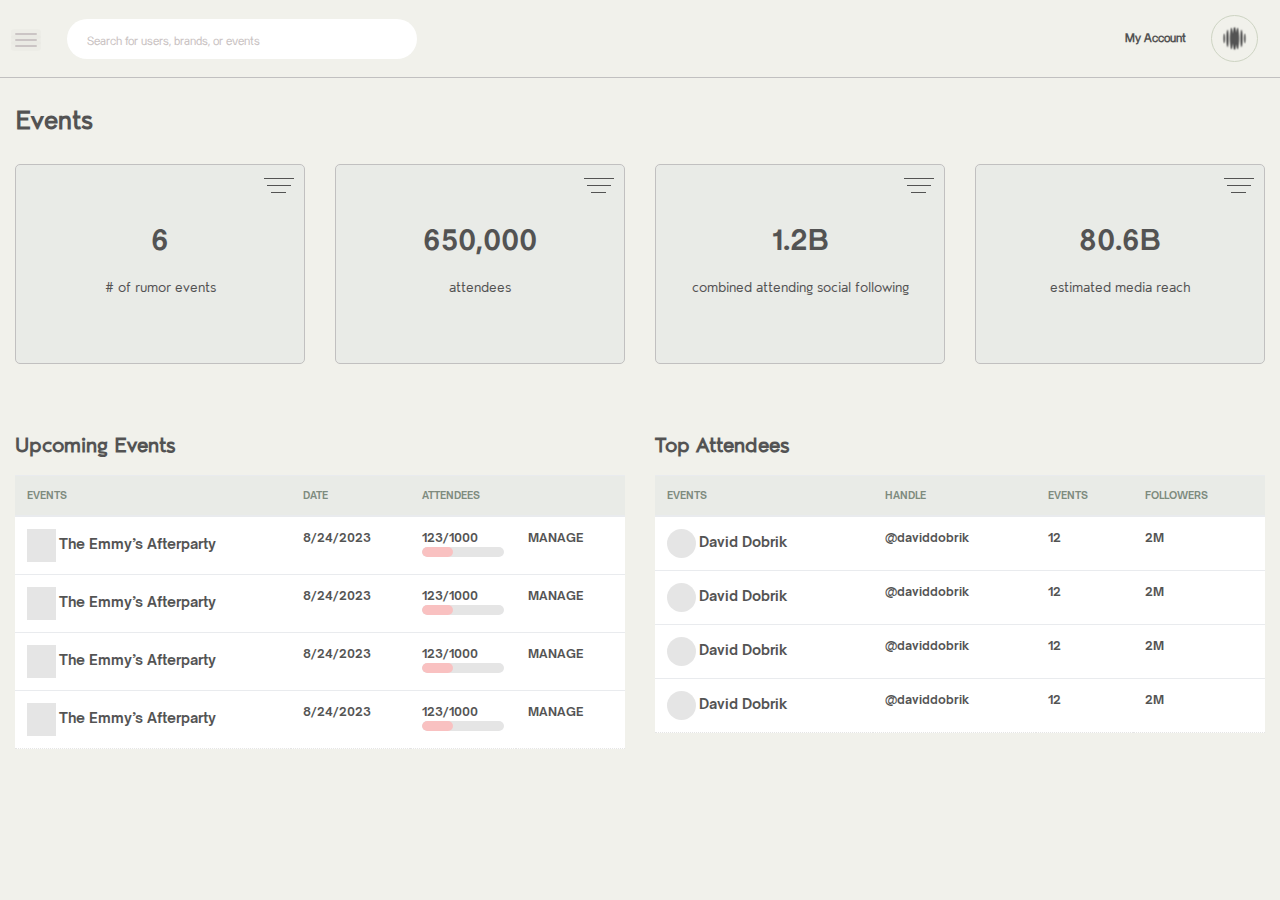
<file: index.html>
<!DOCTYPE html>
<html class="no-js" lang="en">
  <head>
    <meta charset="utf-8" />
    <meta http-equiv="x-ua-compatible" content="ie=edge" />
    <title>srtdash - ICO Dashboard</title>
    <meta name="viewport" content="width=device-width, initial-scale=1" />
    <link
      rel="shortcut icon"
      type="image/png"
      href="assets/images/icon/favicon.ico"
    />
    <link rel="stylesheet" href="assets/css/bootstrap.min.css" />
    <link rel="stylesheet" href="assets/css/font-awesome.min.css" />
    <link rel="stylesheet" href="assets/css/default-css.css" />
    <link rel="stylesheet" href="assets/css/styles.css" />
    <link rel="stylesheet" href="assets/css/responsive.css" />
    <link rel="stylesheet" href="dashboard_common.css" />
  </head>

  <body>
    <!--[if lt IE 8]>
      <p class="browserupgrade">
        You are using an <strong>outdated</strong> browser. Please
        <a href="http://browsehappy.com/">upgrade your browser</a> to improve
        your experience.
      </p>
    <![endif]-->
    <!-- preloader area start -->
    <div id="preloader">
      <div class="loader"></div>
    </div>
    <!-- preloader area end -->
    <!-- page container area start -->
    <div class="page-container">
      <!-- sidebar menu area start -->
      <div class="sidebar-menu">
        <div class="sidebar-header">
          <div class="logo">
            <a href="index.html"
              ><img src="assets/images/Vector (1).svg" alt="logo"
            /></a>
          </div>
        </div>
        <div class="main-menu">
          <div class="menu-inner">
            <nav>
              <ul class="metismenu" id="menu">
                <li class="active">
                  <a href="javascript:void(0)" aria-expanded="true">
                    <img src="assets/images/dashboard-icon.svg" />
                    <span>Dashboard</span>
                  </a>
                </li>
                <li>
                  <a href="javascript:void(0)" aria-expanded="true">
                    <img src="assets/images/event-icon.svg" />
                    <span>Events</span>
                  </a>
                </li>
                <li>
                  <a href="javascript:void(0)" aria-expanded="true">
                    <img src="assets/images/member-icon.svg" />
                    <span>Members</span>
                  </a>
                </li>
                <li>
                  <a href="javascript:void(0)" aria-expanded="true">
                    <img src="assets/images/chat-icon.svg" />
                    <span>Chat</span>
                  </a>
                </li>
                <li>
                  <a href="javascript:void(0)" aria-expanded="true">
                    <img src="assets/images/team-icon.svg" />
                    <span>Team</span>
                  </a>
                </li>
                <li>
                  <a href="javascript:void(0)" aria-expanded="true">
                    <img src="assets/images/setting-icon.svg" />
                    <span>Setting</span>
                  </a>
                </li>
              </ul>
            </nav>
          </div>
        </div>
      </div>
      <!-- sidebar menu area end -->
      <!-- main content area start -->
      <div class="main-content">
        <!-- header area start -->
        <div class="header-area">
          <div class="row align-items-center">
            <!-- nav and search button -->
            <div class="col-md-6 col-sm-8">
              <div class="nav-btn pull-left">
                <span></span>
                <span></span>
                <span></span>
              </div>
              <div class="search-box pull-left">
                <form action="#">
                  <input
                    type="text"
                    name="search"
                    placeholder="Search for users, brands, or events"
                    required
                  />
                  <i class="ti-search"></i>
                </form>
              </div>
            </div>
            <!-- profile info & task notification -->
            <div class="col-md-6 col-sm-4">
              <div class="navbar-right-part-outer-container">
                <div class="navbar-right-part">
                  <div class="dropdown">
                    <button
                      class=""
                      type="button"
                      id="dropdownMenuButton"
                      data-toggle="dropdown"
                      aria-haspopup="true"
                      aria-expanded="false"
                    >
                      My Account
                      <img src="assets/images/logo-icon.svg" alt="" />
                    </button>
                    <div
                      class="dropdown-menu"
                      aria-labelledby="dropdownMenuButton"
                    >
                      <a class="dropdown-item" href="#">Action</a>
                      <a class="dropdown-item" href="#">Another action</a>
                      <a class="dropdown-item" href="#">Something else here</a>
                    </div>
                  </div>
                </div>
              </div>
            </div>
          </div>
        </div>
        <!-- header area end -->

        <div class="main-content-inner">
          <div class="Events">
            <h1>Events</h1>
          </div>
          <!-- sales report area start -->
          <div class="sales-report-area mt-5 mb-5">
            <div class="dashboard-row-container">
              <div class="row">
                <div class="col-md-3">
                  <div style="width: 100%" class="box-no-one">
                    <div class="box-no-one-svg">
                        <div class="dropdown">
                            <button
                              class=""
                              type="button"
                              id="dropdownMenuButton"
                              data-toggle="dropdown"
                              aria-haspopup="true"
                              aria-expanded="false"
                            >
                            <svg
                            class="dropbtn"
                            xmlns="http://www.w3.org/2000/svg"
                            width="30"
                            height="15"
                            viewBox="0 0 30 15"
                            fill="none"
                          >
                            <line y1="0.5" x2="30" y2="0.5" stroke="black" />
                            <line
                              x1="3"
                              y1="7.5"
                              x2="27"
                              y2="7.5"
                              stroke="black"
                            />
                            <line
                              x1="7"
                              y1="14.5"
                              x2="22"
                              y2="14.5"
                              stroke="black"
                            />
                          </svg>
                            </button>
                            <div
                              class="dropdown-menu"
                              aria-labelledby="dropdownMenuButton"
                            >
                              <a class="dropdown-item" href="#">Action</a>
                              <a class="dropdown-item" href="#">Another action</a>
                              <a class="dropdown-item" href="#">Something else here</a>
                            </div>
                          </div>
                    </div>
                    <div class="box-no-one-number"><strong>6</strong></div>
                    <div class="box-no-one-p">
                      <p># of rumor events</p>
                    </div>
                  </div>
                </div>

                <div class="col-md-3">
                  <div style="width: 100%" class="box-no-one">
                    <div class="box-no-one-svg">
                        <div class="dropdown">
                            <button
                              class=""
                              type="button"
                              id="dropdownMenuButton"
                              data-toggle="dropdown"
                              aria-haspopup="true"
                              aria-expanded="false"
                            >
                            <svg
                            class="dropbtn"
                            xmlns="http://www.w3.org/2000/svg"
                            width="30"
                            height="15"
                            viewBox="0 0 30 15"
                            fill="none"
                          >
                            <line y1="0.5" x2="30" y2="0.5" stroke="black" />
                            <line
                              x1="3"
                              y1="7.5"
                              x2="27"
                              y2="7.5"
                              stroke="black"
                            />
                            <line
                              x1="7"
                              y1="14.5"
                              x2="22"
                              y2="14.5"
                              stroke="black"
                            />
                          </svg>
                            </button>
                            <div
                              class="dropdown-menu"
                              aria-labelledby="dropdownMenuButton"
                            >
                              <a class="dropdown-item" href="#">Action</a>
                              <a class="dropdown-item" href="#">Another action</a>
                              <a class="dropdown-item" href="#">Something else here</a>
                            </div>
                          </div>
                    </div>
                    <div class="box-no-one-number">
                      <strong>650,000</strong>
                    </div>
                    <div class="box-no-one-p">
                      <p>attendees</p>
                    </div>
                  </div>
                </div>

                <div class="col-md-3">
                  <div style="width: 100%" class="box-no-one">
                    <div class="box-no-one-svg">
                        <div class="dropdown">
                            <button
                              class=""
                              type="button"
                              id="dropdownMenuButton"
                              data-toggle="dropdown"
                              aria-haspopup="true"
                              aria-expanded="false"
                            >
                            <svg
                            class="dropbtn"
                            xmlns="http://www.w3.org/2000/svg"
                            width="30"
                            height="15"
                            viewBox="0 0 30 15"
                            fill="none"
                          >
                            <line y1="0.5" x2="30" y2="0.5" stroke="black" />
                            <line
                              x1="3"
                              y1="7.5"
                              x2="27"
                              y2="7.5"
                              stroke="black"
                            />
                            <line
                              x1="7"
                              y1="14.5"
                              x2="22"
                              y2="14.5"
                              stroke="black"
                            />
                          </svg>
                            </button>
                            <div
                              class="dropdown-menu"
                              aria-labelledby="dropdownMenuButton"
                            >
                              <a class="dropdown-item" href="#">Action</a>
                              <a class="dropdown-item" href="#">Another action</a>
                              <a class="dropdown-item" href="#">Something else here</a>
                            </div>
                          </div>
                    </div>
                    <div class="box-no-one-number"><strong>1.2B</strong></div>
                    <div class="box-no-one-p">
                      <p>combined attending social following</p>
                    </div>
                  </div>
                </div>

                <div class="col-md-3">
                  <div style="width: 100%" class="box-no-one">
                    <div class="box-no-one-svg">
                        <div class="dropdown">
                            <button
                              class=""
                              type="button"
                              id="dropdownMenuButton"
                              data-toggle="dropdown"
                              aria-haspopup="true"
                              aria-expanded="false"
                            >
                            <svg
                            class="dropbtn"
                            xmlns="http://www.w3.org/2000/svg"
                            width="30"
                            height="15"
                            viewBox="0 0 30 15"
                            fill="none"
                          >
                            <line y1="0.5" x2="30" y2="0.5" stroke="black" />
                            <line
                              x1="3"
                              y1="7.5"
                              x2="27"
                              y2="7.5"
                              stroke="black"
                            />
                            <line
                              x1="7"
                              y1="14.5"
                              x2="22"
                              y2="14.5"
                              stroke="black"
                            />
                          </svg>
                            </button>
                            <div
                              class="dropdown-menu"
                              aria-labelledby="dropdownMenuButton"
                            >
                              <a class="dropdown-item" href="#">Action</a>
                              <a class="dropdown-item" href="#">Another action</a>
                              <a class="dropdown-item" href="#">Something else here</a>
                            </div>
                          </div>
                    </div>
                    <div class="box-no-one-number"><strong>80.6B</strong></div>
                    <div class="box-no-one-p">
                      <p>estimated media reach</p>
                    </div>
                  </div>
                </div>
              </div>
            </div>
          </div>

          <div class="table-container">
            <div class="row">
              <div class="col-md-6">
                <div style="width: 100%" class="table-no-one">
                  <table class="table">
                    <caption>
                      Upcoming Events
                    </caption>
                    <thead>
                      <tr class="table-head-row">
                        <th>EVENTS</th>
                        <th>DATE</th>
                        <th>ATTENDEES</th>
                        <th class="ds-none">for bg color</th>
                      </tr>
                    </thead>
                    <tbody>
                      <tr>
                            <td>
                                <img src="assets/images/Rectangle 65.svg" alt="">
                                <span class="table-img-name">The Emmy’s Afterparty</span>
                            </td>
                            <td>8/24/2023</td>
                            <td>
                                <span>123/1000</span>
                                <div class="loading-power">
                                    <div class="loading-power_back-div">
                                    <div
                                    class="progress-section"
                                    data-aos="fade-left"
                                    data-aos-once="true">
                                        <div class="task-progress">
                                        <progress
                                        class="progress progress1"
                                        max="800"
                                        value="300">
                                        </progress>
                                    </div>
                                  </div>
                                </div>
                              </div>
                            </td>
                        <td>MANAGE</td>
                      </tr>
                      <tr>
                        <td>
                            <img src="assets/images/Rectangle 65.svg" alt="">
                            <span class="table-img-name">The Emmy’s Afterparty</span>
                        </td>
                        <td>8/24/2023</td>
                        <td>
                            <span>123/1000</span>
                            <div class="loading-power">
                                <div class="loading-power_back-div">
                                  <div
                                    class="progress-section"
                                    data-aos="fade-left"
                                    data-aos-once="true"
                                  >
                                    <div class="task-progress">
                                      <progress
                                        class="progress progress1"
                                        max="800"
                                        value="300"
                                      ></progress>
                                    </div>
                                  </div>
                                </div>
                              </div>
                        </td>
                        <td>MANAGE</td>
                      </tr>
                      <tr>
                        <td>
                            <img src="assets/images/Rectangle 65.svg" alt="">
                            <span class="table-img-name">The Emmy’s Afterparty</span>
                        </td>
                        <td>8/24/2023</td>
                        <td>
                            <span>123/1000</span>
                            <div class="loading-power">
                                <div class="loading-power_back-div">
                                  <div
                                    class="progress-section"
                                    data-aos="fade-left"
                                    data-aos-once="true"
                                  >
                                    <div class="task-progress">
                                      <progress
                                        class="progress progress1"
                                        max="800"
                                        value="300"
                                      ></progress>
                                    </div>
                                  </div>
                                </div>
                              </div>
                        </td>
                        <td>MANAGE</td>
                      </tr>
                      <tr>
                        <td>
                            <img src="assets/images/Rectangle 65.svg" alt="">
                            <span class="table-img-name">The Emmy’s Afterparty</span>
                        </td>
                        <td>8/24/2023</td>
                        <td>
                            <span>123/1000</span>
                            <div class="loading-power">
                                <div class="loading-power_back-div">
                                <div
                                class="progress-section"
                                data-aos="fade-left"
                                data-aos-once="true">
                                    <div class="task-progress">
                                    <progress
                                    class="progress progress1"
                                    max="800"
                                    value="300">
                                    </progress>
                                </div>
                              </div>
                            </div>
                          </div>
                        </td>
                    <td>MANAGE</td>
                  </tr>
                      
                    </tbody>
                  </table>
                </div>
              </div>
              <div class="col-md-6">
                <div style="width: 100%" class="table-no-one">
                  <table class="table">
                    <caption>
                      Top Attendees
                    </caption>
                    <thead>
                      <tr class="table-head-row">
                        <th>EVENTS</th>
                        <th>HANDLE</th>
                        <th >EVENTS</th>
                        <th >FOLLOWERS</th>
                      </tr>
                    </thead>
                    <tbody>
                        <tr>
                            <td>
                                <img src="assets/images/circle.svg" />
                                <span class="table-img-name">David Dobrik</span>
                            </td>
                            <td>@daviddobrik</td>
                            <td>12</td>
                            <td>2M</td>
                        </tr>
                        <tr>
                            <td>
                                <img src="assets/images/circle.svg" />
                                <span class="table-img-name">David Dobrik</span>
                            </td>
                            <td>@daviddobrik</td>
                            <td>12</td>
                            <td>2M</td>
                        </tr>
                        <tr>
                            <td>
                                <img src="assets/images/circle.svg" />
                                <span class="table-img-name">David Dobrik</span>
                            </td>
                            <td>@daviddobrik</td>
                            <td>12</td>
                            <td>2M</td>
                      </tr>
                      <tr>
                        <td>
                            <img src="assets/images/circle.svg" />
                            <span class="table-img-name">David Dobrik</span>
                        </td>
                        <td>@daviddobrik</td>
                        <td>12</td>
                        <td>2M</td>
                     </tr>
                    </tbody>
                  </table>
                </div>
              </div>
            </div>
          </div>
        </div>
      </div>
    </div>
    <!-- offset area end -->
    <!-- jquery latest version -->
    <script src="assets/js/vendor/jquery-2.2.4.min.js"></script>
    <!-- bootstrap 4 js -->
    <script
      src="https://cdn.jsdelivr.net/npm/popper.js@1.12.9/dist/umd/popper.min.js"
      integrity="sha384-ApNbgh9B+Y1QKtv3Rn7W3mgPxhU9K/ScQsAP7hUibX39j7fakFPskvXusvfa0b4Q"
      crossorigin="anonymous"
    ></script>
    <script src="assets/js/bootstrap.min.js"></script>
    <script src="assets/js/metisMenu.min.js"></script>
    <script src="assets/js/jquery.slimscroll.min.js"></script>

    <script src="assets/js/scripts.js"></script>
  </body>
</html>
</file>
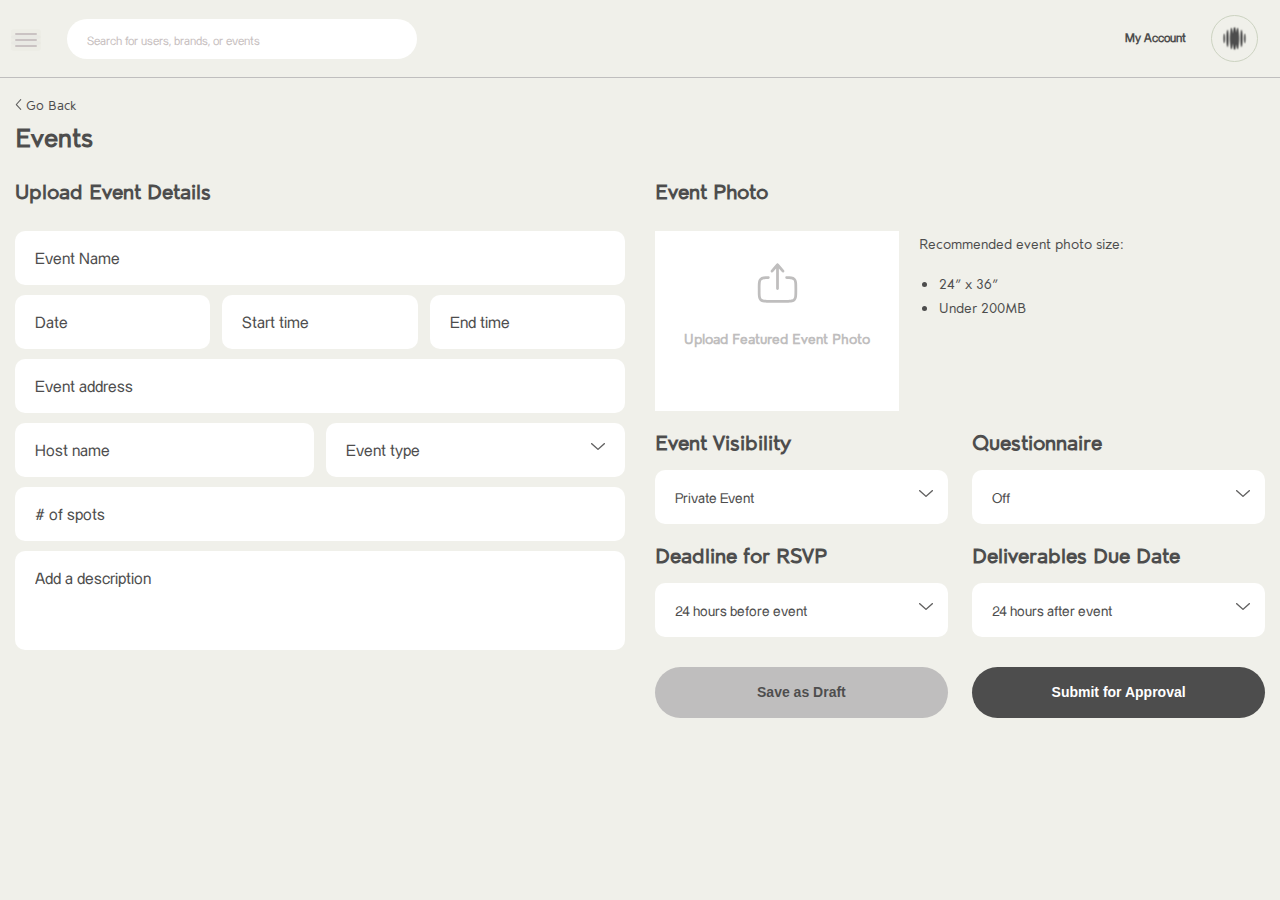
<file: creat-events-page-2.html>
<!doctype html>
<html class="no-js" lang="en">

<head>
    <meta charset="utf-8">
    <meta http-equiv="x-ua-compatible" content="ie=edge">
    <title>srtdash - ICO Dashboard</title>
    <meta name="viewport" content="width=device-width, initial-scale=1">
    <link rel="shortcut icon" type="image/png" href="assets/images/icon/favicon.ico">
    <link rel="stylesheet" href="assets/css/bootstrap.min.css">
    <link rel="stylesheet" href="assets/css/font-awesome.min.css">
    <link rel="stylesheet" href="assets/css/default-css.css">
    <link rel="stylesheet" href="assets/css/styles.css">
    <link rel="stylesheet" href="assets/css/responsive.css">
    <link rel="stylesheet" href="dashboard_common.css">
</head>

<body>
    <!--[if lt IE 8]>
            <p class="browserupgrade">You are using an <strong>outdated</strong> browser. Please <a href="http://browsehappy.com/">upgrade your browser</a> to improve your experience.</p>
        <![endif]-->
    <!-- preloader area start -->
    <div id="preloader">
        <div class="loader"></div>
    </div>
    <!-- preloader area end -->
    <!-- page container area start -->
    <div class="page-container">
        <!-- sidebar menu area start -->
        <div class="sidebar-menu">
            <div class="sidebar-header">
                <div class="logo">
                    <a href="index.html"><img src="assets/images/Vector (1).svg" alt="logo"></a>
                </div>
            </div>
            <div class="main-menu">
                <div class="menu-inner">
                    <nav>
                        <ul class="metismenu" id="menu">
                            <li class="active">
                                <a href="javascript:void(0)" aria-expanded="true">
                                    <img src="assets/images/dashboard-icon.svg">
                                    <span>Dashboard</span>
                                </a>

                            </li>
                            <li>
                                <a href="javascript:void(0)" aria-expanded="true">
                                    <img src="assets/images/event-icon.svg">
                                    <span>Events</span>
                                </a>
                             
                            </li>
                            <li>
                                <a href="javascript:void(0)" aria-expanded="true">
                                    <img src="assets/images/member-icon.svg">
                                    <span>Members</span>
                                </a>
                              
                            </li>
                            <li>
                                <a href="javascript:void(0)" aria-expanded="true">
                                    <img src="assets/images/chat-icon.svg">
                                    <span>Chat</span>
                                </a>
                               
                            </li>
                            <li>
                                <a href="javascript:void(0)" aria-expanded="true">
                                    <img src="assets/images/team-icon.svg">
                                    <span>Team</span>
                                </a>
                               
                            </li>
                            <li>
                                <a href="javascript:void(0)" aria-expanded="true">
                                    <img src="assets/images/setting-icon.svg">
                                    <span>Setting</span>
                                </a>
                              
                            </li>
                            
                        </ul>
                    </nav>
                </div>
            </div>
        </div>
        <!-- sidebar menu area end -->
        <!-- main content area start -->
        <div class="main-content">
            <!-- header area start -->
            <div class="header-area">
                <div class="row align-items-center">
                    <!-- nav and search button -->
                    <div  class="col-md-6 col-sm-8">
                        <div class="nav-btn pull-left">
                            <span></span>
                            <span></span>
                            <span></span>
                        </div>
                        <div class="search-box pull-left">
                            <form action="#">
                                
                                <input type="text" name="search" placeholder="Search for users, brands, or events" required>
                                <i class="ti-search"></i>
                            </form>
                        </div>
                    </div>
                    <!-- profile info & task notification -->
                    <div  class="col-md-6 col-sm-4 ">
                        <div class="navbar-right-part-outer-container">
                            <div class="navbar-right-part">             
                                <div class="dropdown">
                                    <button class="" type="button" id="dropdownMenuButton" data-toggle="dropdown" aria-haspopup="true" aria-expanded="false">
                                      My Account <img src="assets/images/logo-icon.svg" alt="">
                                    </button>
                                    <div class="dropdown-menu" aria-labelledby="dropdownMenuButton">
                                      <a class="dropdown-item" href="#">Action</a>
                                      <a class="dropdown-item" href="#">Another action</a>
                                      <a class="dropdown-item" href="#">Something else here</a>
                                    </div>
                                  </div>
                            </div>
                        </div>
                        
                    </div>
                </div>
            </div>
            <!-- header area end -->

            <div class="main-content-inner">
                <div class="Events">
                    <a href="creat_event_page_1.html"  class="go-back">
                        <svg style="padding-top: 3px;" xmlns="http://www.w3.org/2000/svg" width="7" height="14" viewBox="0 0 7 14" fill="none">
                        <path d="M6.81189 12.8196C6.87198 12.8864 6.91895 12.965 6.95013 13.0508C6.98132 13.1367 6.99609 13.2282 6.99362 13.32C6.99114 13.4119 6.97147 13.5023 6.93572 13.5862C6.89996 13.6701 6.84883 13.7457 6.78525 13.8088C6.72166 13.872 6.64686 13.9213 6.56511 13.954C6.48337 13.9868 6.39629 14.0023 6.30883 13.9997C6.22138 13.9971 6.13527 13.9765 6.05542 13.9389C5.97557 13.9013 5.90354 13.8476 5.84345 13.7809L0.182059 7.48455C0.0651435 7.35466 -5.95989e-07 7.18269 -6.11616e-07 7.00393C-6.27243e-07 6.82518 0.0651434 6.65321 0.182059 6.52331L5.84345 0.226309C5.90315 0.158056 5.97516 0.102941 6.0553 0.0641662C6.13544 0.0253917 6.22212 0.00373084 6.3103 0.000439704C6.39848 -0.00285048 6.48641 0.0122958 6.56897 0.0449982C6.65153 0.0777006 6.72708 0.127308 6.79124 0.190939C6.85539 0.25457 6.90687 0.330956 6.94268 0.41566C6.97849 0.500364 6.99792 0.591698 6.99984 0.684356C7.00176 0.777015 6.98614 0.86915 6.95387 0.955412C6.9216 1.04167 6.87334 1.12034 6.81189 1.18684L1.58209 7.00393L6.81189 12.8196Z" fill="#1D1C1C"/>
                      </svg>
                      Go Back
                    </a>
                    <h1 style="padding: 0;">Events</h1>
                </div>
                <div class="event-detail-and-photo-container ">
                    <div class="row">
                        <div class=" col-md-6">
                            <div class="upload-event-detail">
                                <h1 class="event-detail-and-photo-heading">Upload Event Details</h1>
                            <div class="input-no-1-div">
                                <input type="text" placeholder="Event Name">
                            </div>
                            <div class="input-no-2-div">
                                <input type="text" placeholder="Date" onfocus="this.type='date'" onblur="this.type='text'">
                                <input type="text" placeholder="Start time" onfocus="this.type='time'" onblur="this.type='text'">
                                <input type="text" placeholder="End time" onfocus="this.type='time'" onblur="this.type='text'">
                            </div>
                            <div class="input-no-3-div">
                                <input type="text" placeholder="Event address">
                            </div>
                            <div class="input-no-4-div">
                                <input style="width: 49%;" type="text" placeholder="Host name">
        
                                <div style="width: 49%;" class="dropdown" >
                                    <button style="width: 100%;"  onclick="myFunction()" class="dropbtn event-type" >                         
                                        <div  class="private-event">
                                            <input style="width: 100%; position: relative;" type="text" placeholder="Event type">
                                            <svg style="position: absolute; top:30px; right:20px; " xmlns="http://www.w3.org/2000/svg" width="14" height="7" viewBox="0 0 14 7" fill="none">
                                                <path d="M12.8196 0.188113C12.8864 0.128023 12.965 0.0810474 13.0508 0.049866C13.1367 0.0186847 13.2282 0.00390883 13.32 0.00638276C13.4119 0.00885668 13.5023 0.0285318 13.5862 0.0642843C13.6701 0.100037 13.7457 0.151167 13.8088 0.214755C13.872 0.278343 13.9213 0.353144 13.954 0.434887C13.9868 0.51663 14.0023 0.603714 13.9997 0.691168C13.9971 0.778621 13.9765 0.864731 13.9389 0.94458C13.9013 1.02443 13.8476 1.09646 13.7809 1.15655L7.48455 6.81794C7.35466 6.93486 7.18268 7 7.00393 7C6.82518 7 6.65321 6.93486 6.52331 6.81794L0.226309 1.15654C0.158056 1.09685 0.102941 1.02484 0.064166 0.944698C0.0253915 0.864555 0.00373074 0.777876 0.000439614 0.689695C-0.00285056 0.601514 0.0122957 0.51359 0.0449982 0.431029C0.0777006 0.348468 0.127308 0.272916 0.190939 0.208762C0.25457 0.144608 0.330956 0.0931303 0.41566 0.0573195C0.500364 0.0215087 0.591698 0.00207851 0.684356 0.000157327C0.777015 -0.00176386 0.86915 0.0138621 0.955412 0.0461281C1.04167 0.078394 1.12034 0.126657 1.18684 0.188112L7.00393 5.41791L12.8196 0.188113Z" fill="#1D1C1C"/>
                                              </svg>
                                        </div>
                                        
                                    </button>
                                    <div id="myDropdown-event-type" class="dropdown-content " style="z-index: 99;">
                                      <a href="#">Link 1</a>
                                      <a href="#">Link 2</a>
                                      <a href="#">Link 3</a>
                                    </div>
                                </div>
        
                                
                            </div>
                            <div class="input-no-5-div">
                                <input type="text" placeholder="# of spots">
                            </div>
                            <div class="input-no-6-div">
                                <input type="text" placeholder="Add a description">
                            </div>
                            </div>
                            
                        </div>
                        <div class=" col-md-6">
                            <div class="event-photo">
                                <h1 class="event-detail-and-photo-heading">Event Photo</h1>
                                <div class="upload-event-photo-container">
                                    <a href="#" class="upload-event-photo" style="text-decoration: none;">
                                        <div class="upload-event-photo-content">
                                            <svg xmlns="http://www.w3.org/2000/svg" width="45" height="44" viewBox="0 0 45 44" fill="none">
                                                <path fill-rule="evenodd" clip-rule="evenodd" d="M22.5 2.29175C22.6985 2.29162 22.8947 2.33449 23.0751 2.41741C23.2555 2.50032 23.4158 2.62132 23.545 2.77208L29.045 9.18875C29.2822 9.4659 29.3997 9.82596 29.3715 10.1897C29.3433 10.5535 29.1718 10.8911 28.8946 11.1284C28.6175 11.3657 28.2574 11.4832 27.8937 11.455C27.5299 11.4268 27.1922 11.2552 26.955 10.9781L23.875 7.38475V27.5001C23.875 27.8648 23.7301 28.2145 23.4722 28.4724C23.2144 28.7302 22.8646 28.8751 22.5 28.8751C22.1353 28.8751 21.7856 28.7302 21.5277 28.4724C21.2698 28.2145 21.125 27.8648 21.125 27.5001V7.38292L18.045 10.9781C17.9275 11.1153 17.7841 11.2281 17.623 11.3099C17.462 11.3917 17.2864 11.441 17.1063 11.455C16.9261 11.4689 16.745 11.4473 16.5733 11.3912C16.4016 11.3352 16.2425 11.2459 16.1053 11.1284C15.9681 11.0109 15.8553 10.8676 15.7735 10.7065C15.6917 10.5454 15.6424 10.3698 15.6284 10.1897C15.6144 10.0096 15.6361 9.8285 15.6921 9.65675C15.7482 9.48501 15.8375 9.32598 15.955 9.18875L21.455 2.77208C21.5841 2.62132 21.7444 2.50032 21.9248 2.41741C22.1052 2.33449 22.3014 2.29162 22.5 2.29175ZM13.326 15.1287C13.6906 15.1268 14.0411 15.2698 14.3004 15.5263C14.5596 15.7828 14.7063 16.1317 14.7083 16.4964C14.7102 16.8611 14.5672 17.2116 14.3108 17.4708C14.0543 17.7301 13.7053 17.8768 13.3406 17.8787C11.3368 17.8897 9.91596 17.9411 8.83613 18.1391C7.79846 18.3316 7.19529 18.6377 6.74979 19.0833C6.24196 19.5911 5.91196 20.3042 5.73046 21.6499C5.54529 23.0341 5.54163 24.8692 5.54163 27.5001V29.3334C5.54163 31.9661 5.54529 33.8012 5.73046 35.1854C5.91196 36.5311 6.24379 37.2424 6.74979 37.7521C7.25763 38.2581 7.96896 38.5881 9.31646 38.7696C10.6988 38.9566 12.5358 38.9584 15.1666 38.9584H29.8333C32.4641 38.9584 34.2993 38.9566 35.6853 38.7696C37.031 38.5881 37.7423 38.2581 38.2501 37.7502C38.758 37.2424 39.088 36.5311 39.2695 35.1854C39.4546 33.8012 39.4583 31.9661 39.4583 29.3334V27.5001C39.4583 24.8692 39.4546 23.0341 39.2695 21.6481C39.088 20.3042 38.7561 19.5911 38.2501 19.0833C37.8028 18.6377 37.2015 18.3316 36.1638 18.1391C35.084 17.9411 33.6631 17.8897 31.6593 17.8787C31.4787 17.8778 31.3001 17.8413 31.1337 17.7713C30.9672 17.7013 30.8162 17.5992 30.6892 17.4708C30.5622 17.3425 30.4617 17.1904 30.3935 17.0232C30.3253 16.856 30.2907 16.677 30.2916 16.4964C30.2926 16.3158 30.3291 16.1372 30.3991 15.9708C30.4691 15.8043 30.5712 15.6533 30.6995 15.5263C30.8279 15.3993 30.98 15.2988 31.1472 15.2306C31.3144 15.1624 31.4934 15.1278 31.674 15.1287C33.6576 15.1397 35.3095 15.1874 36.6606 15.4349C38.0503 15.6916 39.2328 16.1774 40.1953 17.1399C41.299 18.2417 41.772 19.6332 41.9956 21.2832C42.2083 22.8709 42.2083 24.8931 42.2083 27.3992V29.4342C42.2083 31.9422 42.2083 33.9626 41.9956 35.5521C41.772 37.2021 41.299 38.5918 40.1953 39.6954C39.0916 40.7991 37.702 41.2721 36.052 41.4958C34.4625 41.7084 32.4403 41.7084 29.9341 41.7084H15.0658C12.5596 41.7084 10.5375 41.7084 8.94796 41.4958C7.29796 41.2739 5.90829 40.7991 4.80463 39.6954C3.70096 38.5918 3.22796 37.2021 3.00613 35.5521C2.79163 33.9626 2.79163 31.9404 2.79163 29.4342V27.3992C2.79163 24.8931 2.79163 22.8709 3.00613 21.2814C3.22613 19.6314 3.70279 18.2417 4.80463 17.1381C5.76713 16.1774 6.94963 15.6897 8.33929 15.4349C9.69046 15.1874 11.3423 15.1397 13.326 15.1287Z" fill="#A4A2A2"/>
                                              </svg>
                                            <p>Upload Featured Event Photo</p>
                                        </div>  
                                    </a>
        
                                    <div class="upload-photo-details">
                                        <p>Recommended event photo size:</p>
                                        <ul>
                                            <li>24” x 36”</li>
                                            <li>Under 200MB</li>
                                        </ul>
                                    </div>
                                </div>
                                <div class="event-visibility-questionnaire-whole-container">
                                    <div class="event-visibility-questionnaire-div">
                                        <div>
                                            <h3>Event Visibility</h3>
                                        </div>
        
                                        <div style="width: 100%;" class="dropdown">
                                            <button style="width: 100%;"  onclick="myFunction()" class="dropbtn event-visibility" >                         
                                                <div class="private-event">   <!-- for drop down   -->
                                                    <input style="position: relative;" type="text" placeholder="Private Event">
                                                    <svg style="position: absolute; top:20px; right:15px;" xmlns="http://www.w3.org/2000/svg" width="14" height="7" viewBox="0 0 14 7" fill="none">
                                                        <path d="M12.8196 0.188113C12.8864 0.128023 12.965 0.0810474 13.0508 0.049866C13.1367 0.0186847 13.2282 0.00390883 13.32 0.00638276C13.4119 0.00885668 13.5023 0.0285318 13.5862 0.0642843C13.6701 0.100037 13.7457 0.151167 13.8088 0.214755C13.872 0.278343 13.9213 0.353144 13.954 0.434887C13.9868 0.51663 14.0023 0.603714 13.9997 0.691168C13.9971 0.778621 13.9765 0.864731 13.9389 0.94458C13.9013 1.02443 13.8476 1.09646 13.7809 1.15655L7.48455 6.81794C7.35466 6.93486 7.18268 7 7.00393 7C6.82518 7 6.65321 6.93486 6.52331 6.81794L0.226309 1.15654C0.158056 1.09685 0.102941 1.02484 0.064166 0.944698C0.0253915 0.864555 0.00373074 0.777876 0.000439614 0.689695C-0.00285056 0.601514 0.0122957 0.51359 0.0449982 0.431029C0.0777006 0.348468 0.127308 0.272916 0.190939 0.208762C0.25457 0.144608 0.330956 0.0931303 0.41566 0.0573195C0.500364 0.0215087 0.591698 0.00207851 0.684356 0.000157327C0.777015 -0.00176386 0.86915 0.0138621 0.955412 0.0461281C1.04167 0.078394 1.12034 0.126657 1.18684 0.188112L7.00393 5.41791L12.8196 0.188113Z" fill="#1D1C1C"/>
                                                      </svg> 
                                                </div>
                                                
                                            </button>
                                            <div id="myDropdown-event-visibility" class="dropdown-content " style="z-index: 99;">
                                              <a href="#">Link 1</a>
                                              <a href="#">Link 2</a>
                                              <a href="#">Link 3</a>
                                            </div>
                                        </div>
        
                                        
                                    </div>
                                    <div class="deadline-deliverables-div">
                                         <div>
                                            <h3>Questionnaire</h3>
                                         </div>
        
                                         <div style="width: 100%;" class="dropdown">
                                            <button style="width: 100%;" onclick="myFunction()" class="dropbtn questionnaire" >                         
                                                <div class="private-event">
                                                    <input style="position: relative;" type="text" placeholder=Off>
                                                    <svg style="position: absolute; top:20px; right:15px;" xmlns="http://www.w3.org/2000/svg" width="14" height="7" viewBox="0 0 14 7" fill="none">
                                                        <path d="M12.8196 0.188113C12.8864 0.128023 12.965 0.0810474 13.0508 0.049866C13.1367 0.0186847 13.2282 0.00390883 13.32 0.00638276C13.4119 0.00885668 13.5023 0.0285318 13.5862 0.0642843C13.6701 0.100037 13.7457 0.151167 13.8088 0.214755C13.872 0.278343 13.9213 0.353144 13.954 0.434887C13.9868 0.51663 14.0023 0.603714 13.9997 0.691168C13.9971 0.778621 13.9765 0.864731 13.9389 0.94458C13.9013 1.02443 13.8476 1.09646 13.7809 1.15655L7.48455 6.81794C7.35466 6.93486 7.18268 7 7.00393 7C6.82518 7 6.65321 6.93486 6.52331 6.81794L0.226309 1.15654C0.158056 1.09685 0.102941 1.02484 0.064166 0.944698C0.0253915 0.864555 0.00373074 0.777876 0.000439614 0.689695C-0.00285056 0.601514 0.0122957 0.51359 0.0449982 0.431029C0.0777006 0.348468 0.127308 0.272916 0.190939 0.208762C0.25457 0.144608 0.330956 0.0931303 0.41566 0.0573195C0.500364 0.0215087 0.591698 0.00207851 0.684356 0.000157327C0.777015 -0.00176386 0.86915 0.0138621 0.955412 0.0461281C1.04167 0.078394 1.12034 0.126657 1.18684 0.188112L7.00393 5.41791L12.8196 0.188113Z" fill="#1D1C1C"/>
                                                      </svg>
                                                 </div>
                                                
                                            </button>
                                            <div id="myDropdown-questionnaire" class="dropdown-content " style="z-index: 99;">
                                              <a href="#">Link 1</a>
                                              <a href="#">Link 2</a>
                                              <a href="#">Link 3</a>
                                            </div>
                                        </div>
        
                                         
                                    </div>
                                </div>
                                <div class="event-visibility-questionnaire-whole-container">
                                    <div class="event-visibility-questionnaire-div">
                                        <div>
                                            <h3>Deadline for RSVP</h3>
                                        </div>
                                        <div style="width: 100%;" class="dropdown" >
                                            <button style="width: 100%;"  onclick="myFunction()" class="dropbtn RSVP" >                         
                                                <div class="private-event">
                                                    <input style="position: relative;" type="text" placeholder="24 hours before event">
                                                    <svg style="position: absolute; top:20px; right:15px;" xmlns="http://www.w3.org/2000/svg" width="14" height="7" viewBox="0 0 14 7" fill="none">
                                                        <path d="M12.8196 0.188113C12.8864 0.128023 12.965 0.0810474 13.0508 0.049866C13.1367 0.0186847 13.2282 0.00390883 13.32 0.00638276C13.4119 0.00885668 13.5023 0.0285318 13.5862 0.0642843C13.6701 0.100037 13.7457 0.151167 13.8088 0.214755C13.872 0.278343 13.9213 0.353144 13.954 0.434887C13.9868 0.51663 14.0023 0.603714 13.9997 0.691168C13.9971 0.778621 13.9765 0.864731 13.9389 0.94458C13.9013 1.02443 13.8476 1.09646 13.7809 1.15655L7.48455 6.81794C7.35466 6.93486 7.18268 7 7.00393 7C6.82518 7 6.65321 6.93486 6.52331 6.81794L0.226309 1.15654C0.158056 1.09685 0.102941 1.02484 0.064166 0.944698C0.0253915 0.864555 0.00373074 0.777876 0.000439614 0.689695C-0.00285056 0.601514 0.0122957 0.51359 0.0449982 0.431029C0.0777006 0.348468 0.127308 0.272916 0.190939 0.208762C0.25457 0.144608 0.330956 0.0931303 0.41566 0.0573195C0.500364 0.0215087 0.591698 0.00207851 0.684356 0.000157327C0.777015 -0.00176386 0.86915 0.0138621 0.955412 0.0461281C1.04167 0.078394 1.12034 0.126657 1.18684 0.188112L7.00393 5.41791L12.8196 0.188113Z" fill="#1D1C1C"/>
                                                      </svg>
                                                </div>
                                                
                                            </button>
                                            <div id="myDropdown-RSVP" class="dropdown-content " style="z-index: 99;">
                                              <a href="#">Link 1</a>
                                              <a href="#">Link 2</a>
                                              <a href="#">Link 3</a>
                                            </div>
                                        </div>
                                        
                                    </div>
                                    <div class="deadline-deliverables-div">
        
                                         <div>
                                            <h3>Deliverables Due Date</h3>
                                         </div>
                                         <div style="width: 100%;" class="dropdown">
                                            <button style="width: 100%"  onclick="myFunction()" class="dropbtn due-date" >                         
                                                <div class="private-event">
                                                    <input style="position: relative;" type="text" placeholder="24 hours after event">
                                                    <svg style="position: absolute; top:20px; right:15px;" xmlns="http://www.w3.org/2000/svg" width="14" height="7" viewBox="0 0 14 7" fill="none">
                                                        <path d="M12.8196 0.188113C12.8864 0.128023 12.965 0.0810474 13.0508 0.049866C13.1367 0.0186847 13.2282 0.00390883 13.32 0.00638276C13.4119 0.00885668 13.5023 0.0285318 13.5862 0.0642843C13.6701 0.100037 13.7457 0.151167 13.8088 0.214755C13.872 0.278343 13.9213 0.353144 13.954 0.434887C13.9868 0.51663 14.0023 0.603714 13.9997 0.691168C13.9971 0.778621 13.9765 0.864731 13.9389 0.94458C13.9013 1.02443 13.8476 1.09646 13.7809 1.15655L7.48455 6.81794C7.35466 6.93486 7.18268 7 7.00393 7C6.82518 7 6.65321 6.93486 6.52331 6.81794L0.226309 1.15654C0.158056 1.09685 0.102941 1.02484 0.064166 0.944698C0.0253915 0.864555 0.00373074 0.777876 0.000439614 0.689695C-0.00285056 0.601514 0.0122957 0.51359 0.0449982 0.431029C0.0777006 0.348468 0.127308 0.272916 0.190939 0.208762C0.25457 0.144608 0.330956 0.0931303 0.41566 0.0573195C0.500364 0.0215087 0.591698 0.00207851 0.684356 0.000157327C0.777015 -0.00176386 0.86915 0.0138621 0.955412 0.0461281C1.04167 0.078394 1.12034 0.126657 1.18684 0.188112L7.00393 5.41791L12.8196 0.188113Z" fill="#1D1C1C"/>
                                                      </svg>
                                                 </div>
                                                
                                            </button>
                                            <div id="myDropdown-due-date" class="dropdown-content " style="z-index: 99;">
                                              <a href="#">Link 1</a>
                                              <a href="#">Link 2</a>
                                              <a href="#">Link 3</a>
                                            </div>
                                        </div>
                                         
                                    </div>
                                </div>
                                <div class="save-submit-button">
                                    <div class="save-as-draft-div">
                                        <button class="save-as-draft-btn">Save as Draft</button>
                                    </div>
                                    <div class="submit-for-approval-div">
                                        <button class="submit-for-approval-btn" data-target="#mymodal" data-toggle="modal">Submit for Approval</button>
                                    </div>
                                </div>
                            </div>
                            
                                
                        </div>
                    </div>
                    
                </div>

            </div>    
        </div>

    </div>
    <div class="page-2-poppup-1">
        <div class="modal" id="mymodal">
            <div class="modal-dialog">
                <div class="modal-content">
                    <div class="poppup-heading">
                        <p>Met Gala</p>
                        <h2>Event Questionnaire</h2>
                    </div>
                    <div class="poppup-div">
                        <div id="poppup-question-1">
                            <h4>Question 1</h4>
                        </div>
                        <div class="poppup-checkbox-div">
                            <input type="checkbox">
                            <p>Required</p>
                            <svg xmlns="http://www.w3.org/2000/svg" width="16" height="18" viewBox="0 0 16 18" fill="none">
                                <path d="M15.3333 2.76923H12V2.07692C12 1.52609 11.7893 0.997815 11.4142 0.608317C11.0391 0.218818 10.5304 0 10 0H6C5.46957 0 4.96086 0.218818 4.58579 0.608317C4.21071 0.997815 4 1.52609 4 2.07692V2.76923H0.666667C0.489856 2.76923 0.320287 2.84217 0.195262 2.972C0.070238 3.10184 0 3.27793 0 3.46154C0 3.64515 0.070238 3.82124 0.195262 3.95107C0.320287 4.08091 0.489856 4.15385 0.666667 4.15385H1.33333V16.6154C1.33333 16.9826 1.47381 17.3348 1.72386 17.5945C1.97391 17.8541 2.31304 18 2.66667 18H13.3333C13.687 18 14.0261 17.8541 14.2761 17.5945C14.5262 17.3348 14.6667 16.9826 14.6667 16.6154V4.15385H15.3333C15.5101 4.15385 15.6797 4.08091 15.8047 3.95107C15.9298 3.82124 16 3.64515 16 3.46154C16 3.27793 15.9298 3.10184 15.8047 2.972C15.6797 2.84217 15.5101 2.76923 15.3333 2.76923ZM5.33333 2.07692C5.33333 1.89331 5.40357 1.71722 5.5286 1.58739C5.65362 1.45755 5.82319 1.38462 6 1.38462H10C10.1768 1.38462 10.3464 1.45755 10.4714 1.58739C10.5964 1.71722 10.6667 1.89331 10.6667 2.07692V2.76923H5.33333V2.07692ZM13.3333 16.6154H2.66667V4.15385H13.3333V16.6154ZM6.66667 7.61539V13.1538C6.66667 13.3375 6.59643 13.5135 6.4714 13.6434C6.34638 13.7732 6.17681 13.8462 6 13.8462C5.82319 13.8462 5.65362 13.7732 5.5286 13.6434C5.40357 13.5135 5.33333 13.3375 5.33333 13.1538V7.61539C5.33333 7.43177 5.40357 7.25568 5.5286 7.12585C5.65362 6.99602 5.82319 6.92308 6 6.92308C6.17681 6.92308 6.34638 6.99602 6.4714 7.12585C6.59643 7.25568 6.66667 7.43177 6.66667 7.61539ZM10.6667 7.61539V13.1538C10.6667 13.3375 10.5964 13.5135 10.4714 13.6434C10.3464 13.7732 10.1768 13.8462 10 13.8462C9.82319 13.8462 9.65362 13.7732 9.52859 13.6434C9.40357 13.5135 9.33333 13.3375 9.33333 13.1538V7.61539C9.33333 7.43177 9.40357 7.25568 9.52859 7.12585C9.65362 6.99602 9.82319 6.92308 10 6.92308C10.1768 6.92308 10.3464 6.99602 10.4714 7.12585C10.5964 7.25568 10.6667 7.43177 10.6667 7.61539Z" fill="#A4A2A2"/>
                              </svg>
                        </div>
                    </div>
                    <div class="favourite-thing">
                        <input type="text" placeholder="What is your favorite thing about this brand?">
                    </div>
                    <div class="add-question">
                        <p>ADD QUESTIONS</p>
                    </div>
                    <div class="poppup-btn-div">
                        <div class="poppup-btn-1">
                            <button style="cursor: pointer;">Cancel</button>
                        </div>
                        <div class="poppup-btn-2">
                            <button style="cursor: pointer;"    >Save</button>
                        </div>
                    </div>
                </div>
    
            </div>
    
        </div>
    </div>
    
    
    <!-- offset area end -->
    <!-- jquery latest version -->
    <script src="assets/js/vendor/jquery-2.2.4.min.js"></script>
    <!-- bootstrap 4 js -->
    <script src="https://cdn.jsdelivr.net/npm/popper.js@1.12.9/dist/umd/popper.min.js" integrity="sha384-ApNbgh9B+Y1QKtv3Rn7W3mgPxhU9K/ScQsAP7hUibX39j7fakFPskvXusvfa0b4Q" crossorigin="anonymous"></script>
    <script src="assets/js/bootstrap.min.js"></script>
    <script src="assets/js/metisMenu.min.js"></script>
    <script src="assets/js/jquery.slimscroll.min.js"></script>

  
    <script src="assets/js/scripts.js"></script>
</body>

</html>
</file>
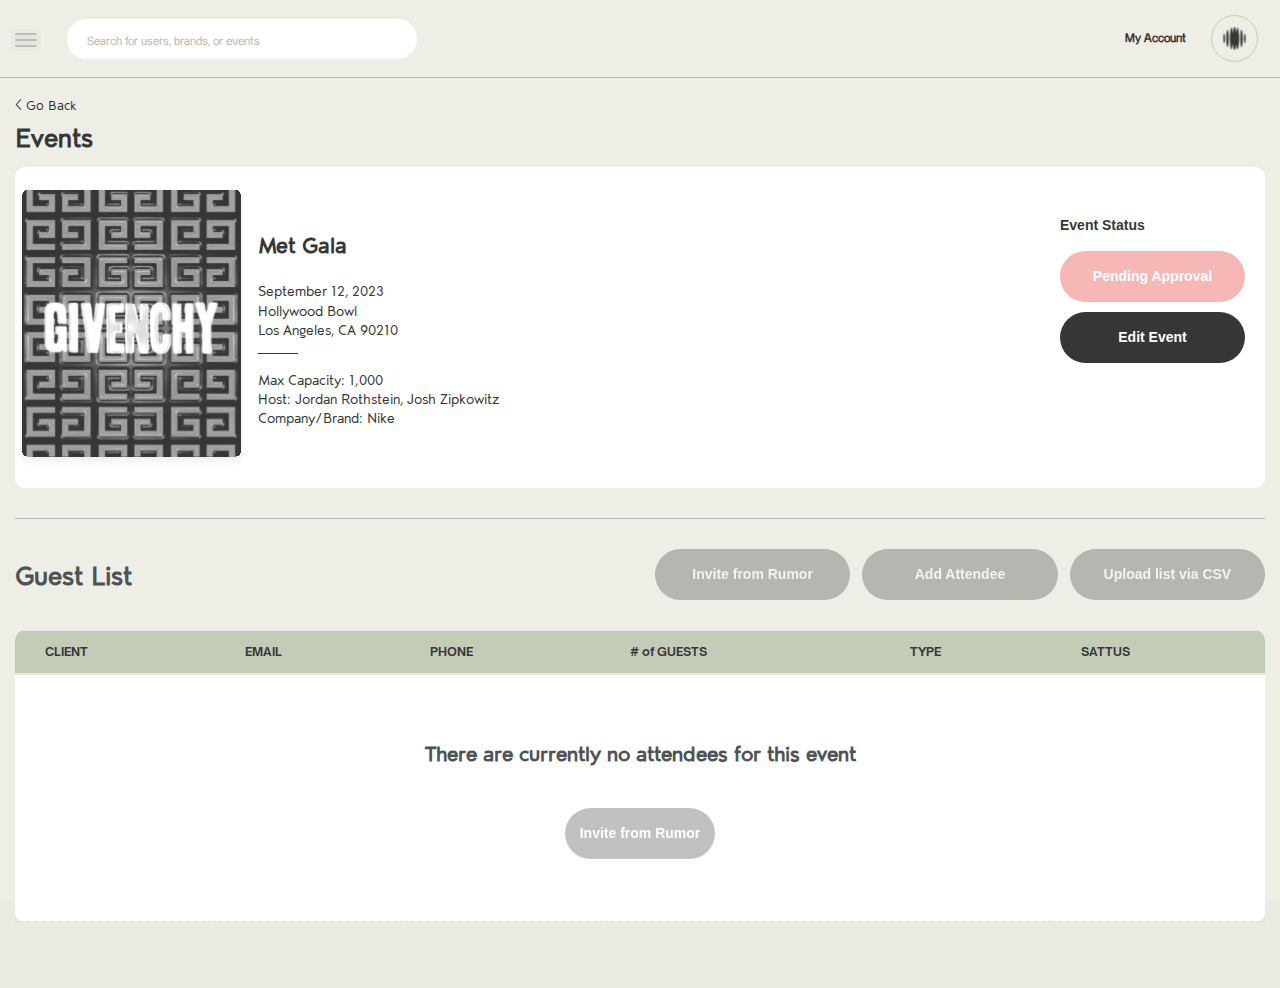
<file: creat-events-page-3.html>
<!doctype html>
<html class="no-js" lang="en">

<head>
    <meta charset="utf-8">
    <meta http-equiv="x-ua-compatible" content="ie=edge">
    <title>srtdash - ICO Dashboard</title>
    <meta name="viewport" content="width=device-width, initial-scale=1">
    <link rel="shortcut icon" type="image/png" href="assets/images/icon/favicon.ico">
    <link rel="stylesheet" href="assets/css/bootstrap.min.css">
    <link rel="stylesheet" href="assets/css/font-awesome.min.css">
    <link rel="stylesheet" href="assets/css/default-css.css">
    <link rel="stylesheet" href="assets/css/styles.css">
    <link rel="stylesheet" href="assets/css/responsive.css">
    <link rel="stylesheet" href="dashboard_common.css">
</head>

<body>
    <!--[if lt IE 8]>
            <p class="browserupgrade">You are using an <strong>outdated</strong> browser. Please <a href="http://browsehappy.com/">upgrade your browser</a> to improve your experience.</p>
        <![endif]-->
    <!-- preloader area start -->
    <div id="preloader">
        <div class="loader"></div>
    </div>
    <!-- preloader area end -->
    <!-- page container area start -->
    <div class="page-container">
        <!-- sidebar menu area start -->
        <div class="sidebar-menu">
            <div class="sidebar-header">
                <div class="logo">
                    <a href="index.html"><img src="assets/images/Vector (1).svg" alt="logo"></a>
                </div>
            </div>
            <div class="main-menu">
                <div class="menu-inner">
                    <nav>
                        <ul class="metismenu" id="menu">
                            <li class="active">
                                <a href="javascript:void(0)" aria-expanded="true">
                                    <img src="assets/images/dashboard-icon.svg">
                                    <span>Dashboard</span>
                                </a>

                            </li>
                            <li>
                                <a href="javascript:void(0)" aria-expanded="true">
                                    <img src="assets/images/event-icon.svg">
                                    <span>Events</span>
                                </a>
                             
                            </li>
                            <li>
                                <a href="javascript:void(0)" aria-expanded="true">
                                    <img src="assets/images/member-icon.svg">
                                    <span>Members</span>
                                </a>
                              
                            </li>
                            <li>
                                <a href="javascript:void(0)" aria-expanded="true">
                                    <img src="assets/images/chat-icon.svg">
                                    <span>Chat</span>
                                </a>
                               
                            </li>
                            <li>
                                <a href="javascript:void(0)" aria-expanded="true">
                                    <img src="assets/images/team-icon.svg">
                                    <span>Team</span>
                                </a>
                               
                            </li>
                            <li>
                                <a href="javascript:void(0)" aria-expanded="true">
                                    <img src="assets/images/setting-icon.svg">
                                    <span>Setting</span>
                                </a>
                              
                            </li>
                            
                        </ul>
                    </nav>
                </div>
            </div>
        </div>
        <!-- sidebar menu area end -->
        <!-- main content area start -->
        <div class="main-content">
            <!-- header area start -->
            <div class="header-area">
                <div class="row align-items-center">
                    <!-- nav and search button -->
                    <div  class="col-md-6 col-sm-8">
                        <div class="nav-btn pull-left">
                            <span></span>
                            <span></span>
                            <span></span>
                        </div>
                        <div class="search-box pull-left">
                            <form action="#">
                                
                                <input type="text" name="search" placeholder="Search for users, brands, or events" required>
                                <i class="ti-search"></i>
                            </form>
                        </div>
                    </div>
                    <!-- profile info & task notification -->
                    <div  class="col-md-6 col-sm-4 ">
                        <div class="navbar-right-part-outer-container">
                            <div class="navbar-right-part">             
                                <div class="dropdown">
                                    <button class="" type="button" id="dropdownMenuButton" data-toggle="dropdown" aria-haspopup="true" aria-expanded="false">
                                      My Account <img src="assets/images/logo-icon.svg" alt="">
                                    </button>
                                    <div class="dropdown-menu" aria-labelledby="dropdownMenuButton">
                                      <a class="dropdown-item" href="#">Action</a>
                                      <a class="dropdown-item" href="#">Another action</a>
                                      <a class="dropdown-item" href="#">Something else here</a>
                                    </div>
                                  </div>
                            </div>
                        </div>
                    </div>
                </div>
            </div>
            <!-- header area end -->

            <div class="main-content-inner">
                <div class="Events">
                    <a href="creat_event_page_1.html"  class="go-back">
                        <svg style="padding-top: 3px;" xmlns="http://www.w3.org/2000/svg" width="7" height="14" viewBox="0 0 7 14" fill="none">
                        <path d="M6.81189 12.8196C6.87198 12.8864 6.91895 12.965 6.95013 13.0508C6.98132 13.1367 6.99609 13.2282 6.99362 13.32C6.99114 13.4119 6.97147 13.5023 6.93572 13.5862C6.89996 13.6701 6.84883 13.7457 6.78525 13.8088C6.72166 13.872 6.64686 13.9213 6.56511 13.954C6.48337 13.9868 6.39629 14.0023 6.30883 13.9997C6.22138 13.9971 6.13527 13.9765 6.05542 13.9389C5.97557 13.9013 5.90354 13.8476 5.84345 13.7809L0.182059 7.48455C0.0651435 7.35466 -5.95989e-07 7.18269 -6.11616e-07 7.00393C-6.27243e-07 6.82518 0.0651434 6.65321 0.182059 6.52331L5.84345 0.226309C5.90315 0.158056 5.97516 0.102941 6.0553 0.0641662C6.13544 0.0253917 6.22212 0.00373084 6.3103 0.000439704C6.39848 -0.00285048 6.48641 0.0122958 6.56897 0.0449982C6.65153 0.0777006 6.72708 0.127308 6.79124 0.190939C6.85539 0.25457 6.90687 0.330956 6.94268 0.41566C6.97849 0.500364 6.99792 0.591698 6.99984 0.684356C7.00176 0.777015 6.98614 0.86915 6.95387 0.955412C6.9216 1.04167 6.87334 1.12034 6.81189 1.18684L1.58209 7.00393L6.81189 12.8196Z" fill="#1D1C1C"/>
                      </svg>
                      Go Back
                    </a>
                    <h1 style="padding: 0;">Events</h1>
                </div>
                <div class="page-4-contant-div-1">
                    <div class="row">
                        <div class="col-md-6">
                            <div class="page-4-contant-img-box ">
                                <div>
                                    <img width="212px" height="258px" src="assets/images/GIVENCHY.svg">
                                </div>
                                <div class="page-4-contant-p">
                                    <h2>Met Gala</h2>
                                    <p style="margin-bottom: 0;">September 12, 2023</p>
                                    <p style="margin-bottom: 0;">Hollywood Bowl</p>
                                    <p style="margin-bottom: 0;">Los Angeles, CA 90210</p>
                                    <div class="divide-barr">
            
                                    </div>
                                    <p style="margin-bottom: 0;">Max Capacity: 1,000</p>
                                    <p style="margin-bottom: 0;">Host: Jordan Rothstein, Josh Zipkowitz</p>
                                    <p style="margin-bottom: 0;">Company/Brand: Nike</p>
                                </div>
                            </div>
                        </div>
                        <div class="col-md-6">
                            
                            <div class="page-4-contant-right-btn-outer-container">
                                <div class="page-4-contant-right-btn">
                                    <div class="button-groups">
                                        <h4>Event Status</h4>
                                        <button>Pending Approval</button>
                                        <button style="background: #000;">Edit Event</button>
                                    </div>
                                </div>
                                
                            </div>
                        </div>
                        
                    </div>
                </div>
                
                <div class="event-page-4-divide-bar">
                    <!-- for line -->
                </div>
                <div class="page-4-contant-div-2 ">
                    <div class="row">
                        <div class="col-md-6">
                            <div class="guest-list ">
                                <h2>Guest List</h2>
                            </div>
                        </div>
                        <div class="col-md-6">
                            <div class="guest-list-buttons-div ">
                            
                                <div class="guest-list-button-container">
                                    <button>Invite from Rumor</button>
                                </div>
                                <div class="guest-list-button-container">
                                    <button>Add Attendee</button>
                                </div>
                                <div class="guest-list-button-container">
                                    <button>Upload list via CSV</button>
                                </div>
                            
                            
                        </div>
                        </div>
                        
                    </div>
                    
                </div>
                <div class="page-4-contant-table-div">
                    <table class="page-4-contant-table table">
                      
                        <thead>
                            <tr class="table-head-row">
                                <th style="border-radius: 10px 0px 0px 0px">CLIENT</th>
                                <th>EMAIL</th>
                                <th>PHONE</th>
                                <th># of GUESTS</th>
                                <th>TYPE</th>
                                <th style="border-radius: 0px 10px 0px 0px">SATTUS</th>
                                
                            </tr>
                        </thead>
                        <tbody>
                            
                            <tr>
                                
                                <td colspan="6" class="table-single-row">
                                    <div class="table-inner-div">
                                        <div><h2>There are currently no attendees for this event</h2></div>
                                        <div class="button-insite-table">
                                            <button>Invite from Rumor</button>
                                        </div>
                                    </div>  
                                </td>
                                
                            </tr>
                            
                        </tbody>
                    </table>
                </div>
            </div>    
        </div>

    </div>    
    <!-- offset area end -->
    <!-- jquery latest version -->
    <script src="assets/js/vendor/jquery-2.2.4.min.js"></script>
    <!-- bootstrap 4 js -->
    <script src="https://cdn.jsdelivr.net/npm/popper.js@1.12.9/dist/umd/popper.min.js" integrity="sha384-ApNbgh9B+Y1QKtv3Rn7W3mgPxhU9K/ScQsAP7hUibX39j7fakFPskvXusvfa0b4Q" crossorigin="anonymous"></script>

    <script src="assets/js/bootstrap.min.js"></script>
    <script src="assets/js/metisMenu.min.js"></script>
    <script src="assets/js/jquery.slimscroll.min.js"></script>

  
    <script src="assets/js/scripts.js"></script>
</body>

</html>
</file>
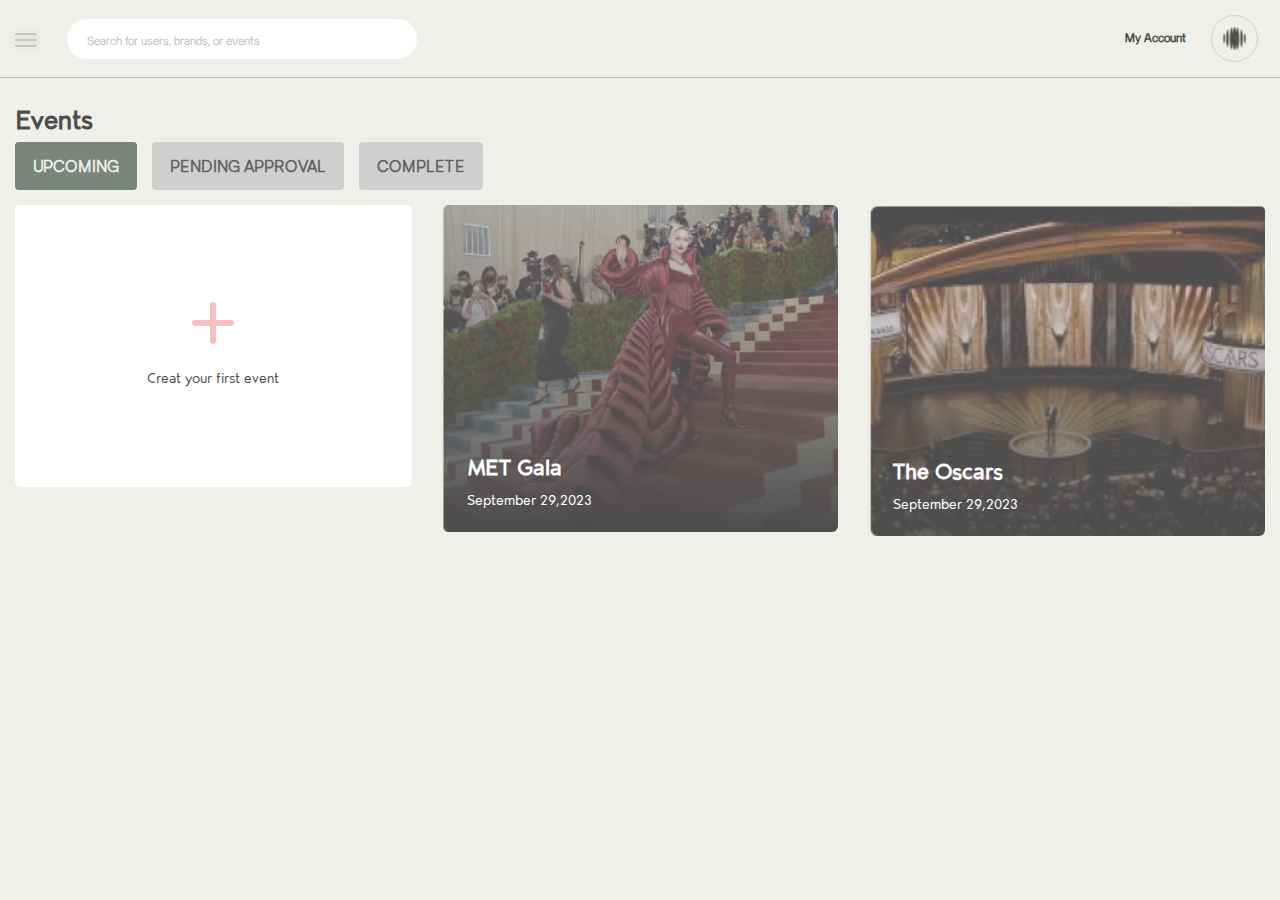
<file: creat-events-page-5.html>
<!doctype html>
<html class="no-js" lang="en">

<head>
    <meta charset="utf-8">
    <meta http-equiv="x-ua-compatible" content="ie=edge">
    <title>srtdash - ICO Dashboard</title>
    <meta name="viewport" content="width=device-width, initial-scale=1">
    <link rel="shortcut icon" type="image/png" href="assets/images/icon/favicon.ico">
    <link rel="stylesheet" href="assets/css/bootstrap.min.css">
    <link rel="stylesheet" href="assets/css/font-awesome.min.css">
    <link rel="stylesheet" href="assets/css/default-css.css">
    <link rel="stylesheet" href="assets/css/styles.css">
    <link rel="stylesheet" href="assets/css/responsive.css">
    <link rel="stylesheet" href="dashboard_common.css">
</head>

<body>
    <!--[if lt IE 8]>
            <p class="browserupgrade">You are using an <strong>outdated</strong> browser. Please <a href="http://browsehappy.com/">upgrade your browser</a> to improve your experience.</p>
        <![endif]-->
    <!-- preloader area start -->
    <div id="preloader">
        <div class="loader"></div>
    </div>
    <!-- preloader area end -->
    <!-- page container area start -->
    <div class="page-container">
        <!-- sidebar menu area start -->
        <div class="sidebar-menu">
            <div class="sidebar-header">
                <div class="logo">
                    <a href="index.html"><img src="assets/images/Vector (1).svg" alt="logo"></a>
                </div>
            </div>
            <div class="main-menu">
                <div class="menu-inner">
                    <nav>
                        <ul class="metismenu" id="menu">
                            <li class="active">
                                <a href="javascript:void(0)" aria-expanded="true">
                                    <img src="assets/images/dashboard-icon.svg">
                                    <span>Dashboard</span>
                                </a>

                            </li>
                            <li>
                                <a href="javascript:void(0)" aria-expanded="true">
                                    <img src="assets/images/event-icon.svg">
                                    <span>Events</span>
                                </a>
                             
                            </li>
                            <li>
                                <a href="javascript:void(0)" aria-expanded="true">
                                    <img src="assets/images/member-icon.svg">
                                    <span>Members</span>
                                </a>
                              
                            </li>
                            <li>
                                <a href="javascript:void(0)" aria-expanded="true">
                                    <img src="assets/images/chat-icon.svg">
                                    <span>Chat</span>
                                </a>
                               
                            </li>
                            <li>
                                <a href="javascript:void(0)" aria-expanded="true">
                                    <img src="assets/images/team-icon.svg">
                                    <span>Team</span>
                                </a>
                               
                            </li>
                            <li>
                                <a href="javascript:void(0)" aria-expanded="true">
                                    <img src="assets/images/setting-icon.svg">
                                    <span>Setting</span>
                                </a>
                              
                            </li>
                            
                        </ul>
                    </nav>
                </div>
            </div>
        </div>
        <!-- sidebar menu area end -->
        <!-- main content area start -->
        <div class="main-content">
            <!-- header area start -->
            <div class="header-area">
                <div class="row align-items-center">
                    <!-- nav and search button -->
                    <div  class="col-md-6 col-sm-8">
                        <div class="nav-btn pull-left">
                            <span></span>
                            <span></span>
                            <span></span>
                        </div>
                        <div class="search-box pull-left">
                            <form action="#">
                                
                                <input type="text" name="search" placeholder="Search for users, brands, or events" required>
                                <i class="ti-search"></i>
                            </form>
                        </div>
                    </div>
                    <!-- profile info & task notification -->
                    <div  class="col-md-6 col-sm-4 ">
                        <div class="navbar-right-part-outer-container">
                            <div class="navbar-right-part">             
                                <div class="dropdown">
                                    <button class="" type="button" id="dropdownMenuButton" data-toggle="dropdown" aria-haspopup="true" aria-expanded="false">
                                      My Account <img src="assets/images/logo-icon.svg" alt="">
                                    </button>
                                    <div class="dropdown-menu" aria-labelledby="dropdownMenuButton">
                                      <a class="dropdown-item" href="#">Action</a>
                                      <a class="dropdown-item" href="#">Another action</a>
                                      <a class="dropdown-item" href="#">Something else here</a>
                                    </div>
                                  </div>
                            </div>
                        </div>
                        
                        
                    </div>
                </div>
            </div>
            <!-- header area end -->

            <div class="main-content-inner">
                <div class="Events">
                    <h1>Events</h1>
                </div>
                <div class="page-5-3-buttons">
                    <div class="row">
                        
                            <div class="md-col-2" >
                                <button style="background: #405341;" class="btn button-1">UPCOMING</button>
                            </div >
                            <div class="md-col-3">
                                <button  class="btn button-2">PENDING APPROVAL</button>
                            </div>
                            <div class="md-col-2">
                                <button class="btn btn button-2">COMPLETE</button>
                            </div>
                        
                        
                    </div>
                </div>
                <div class="container-outer-div">
                    
                        <div class=" row">  <!--page-5-creat-event-box-->
                            <div class=" col-md-4">  <!-- creat-first-event --->
                                <div class="creat-first-event-box page-5-a-tag">
                                    <a href="creat_event_form_page_2.html" >
                                        <div class="creat-first-event-box-content">
                                            <svg xmlns="http://www.w3.org/2000/svg" width="72" height="72" viewBox="0 0 72 72" fill="none">
                                                <path d="M54 38.9939H39V53.9939C39 54.7895 38.6839 55.5526 38.1213 56.1152C37.5587 56.6778 36.7956 56.9939 36 56.9939C35.2044 56.9939 34.4413 56.6778 33.8787 56.1152C33.3161 55.5526 33 54.7895 33 53.9939V38.9939H18C17.2044 38.9939 16.4413 38.6778 15.8787 38.1152C15.3161 37.5526 15 36.7895 15 35.9939C15 35.1982 15.3161 34.4352 15.8787 33.8726C16.4413 33.31 17.2044 32.9939 18 32.9939H33V17.9939C33 17.1982 33.3161 16.4352 33.8787 15.8726C34.4413 15.31 35.2044 14.9939 36 14.9939C36.7956 14.9939 37.5587 15.31 38.1213 15.8726C38.6839 16.4352 39 17.1982 39 17.9939V32.9939H54C54.7957 32.9939 55.5587 33.31 56.1213 33.8726C56.6839 34.4352 57 35.1982 57 35.9939C57 36.7895 56.6839 37.5526 56.1213 38.1152C55.5587 38.6778 54.7957 38.9939 54 38.9939Z" fill="#F7A4A4"/>
                                            </svg>
                                            <p>Creat your first event</p>
                                        </div>  
                                    </a>
                                </div>
                                
                                
                            </div>
                            <div class=" col-md-4">
                                <div class="page-5-bg-img">
                                    <img src="assets/images/crop-img.png">
                                     <div class="page-5-bg-img-inner-div">
                                        <h3>MET Gala</h3>
                                        <p>September 29,2023</p>
                                    </div>
                                    
                                </div>
                                
                            </div>
                            <div class=" col-md-4">
                                <div class="page-5-bg-img">
                                    <img src="assets/images/the-oscars.png">
                                     <div class="page-5-bg-img-inner-div">
                                        <h3>The Oscars</h3>
                                        <p>September 29,2023</p>
                                    </div>
                                    
                                </div>
                                
                            </div>
                            
                        </div>
                    
                </div>
            </div>    
        </div>

    </div>    
    <!-- offset area end -->
    <!-- jquery latest version -->
    <script src="assets/js/vendor/jquery-2.2.4.min.js"></script>
    <!-- bootstrap 4 js -->
    <script src="https://cdn.jsdelivr.net/npm/popper.js@1.12.9/dist/umd/popper.min.js" integrity="sha384-ApNbgh9B+Y1QKtv3Rn7W3mgPxhU9K/ScQsAP7hUibX39j7fakFPskvXusvfa0b4Q" crossorigin="anonymous"></script>
    <script src="assets/js/bootstrap.min.js"></script>
    <script src="assets/js/metisMenu.min.js"></script>
    <script src="assets/js/jquery.slimscroll.min.js"></script>

  
    <script src="assets/js/scripts.js"></script>
</body>

</html>
</file>
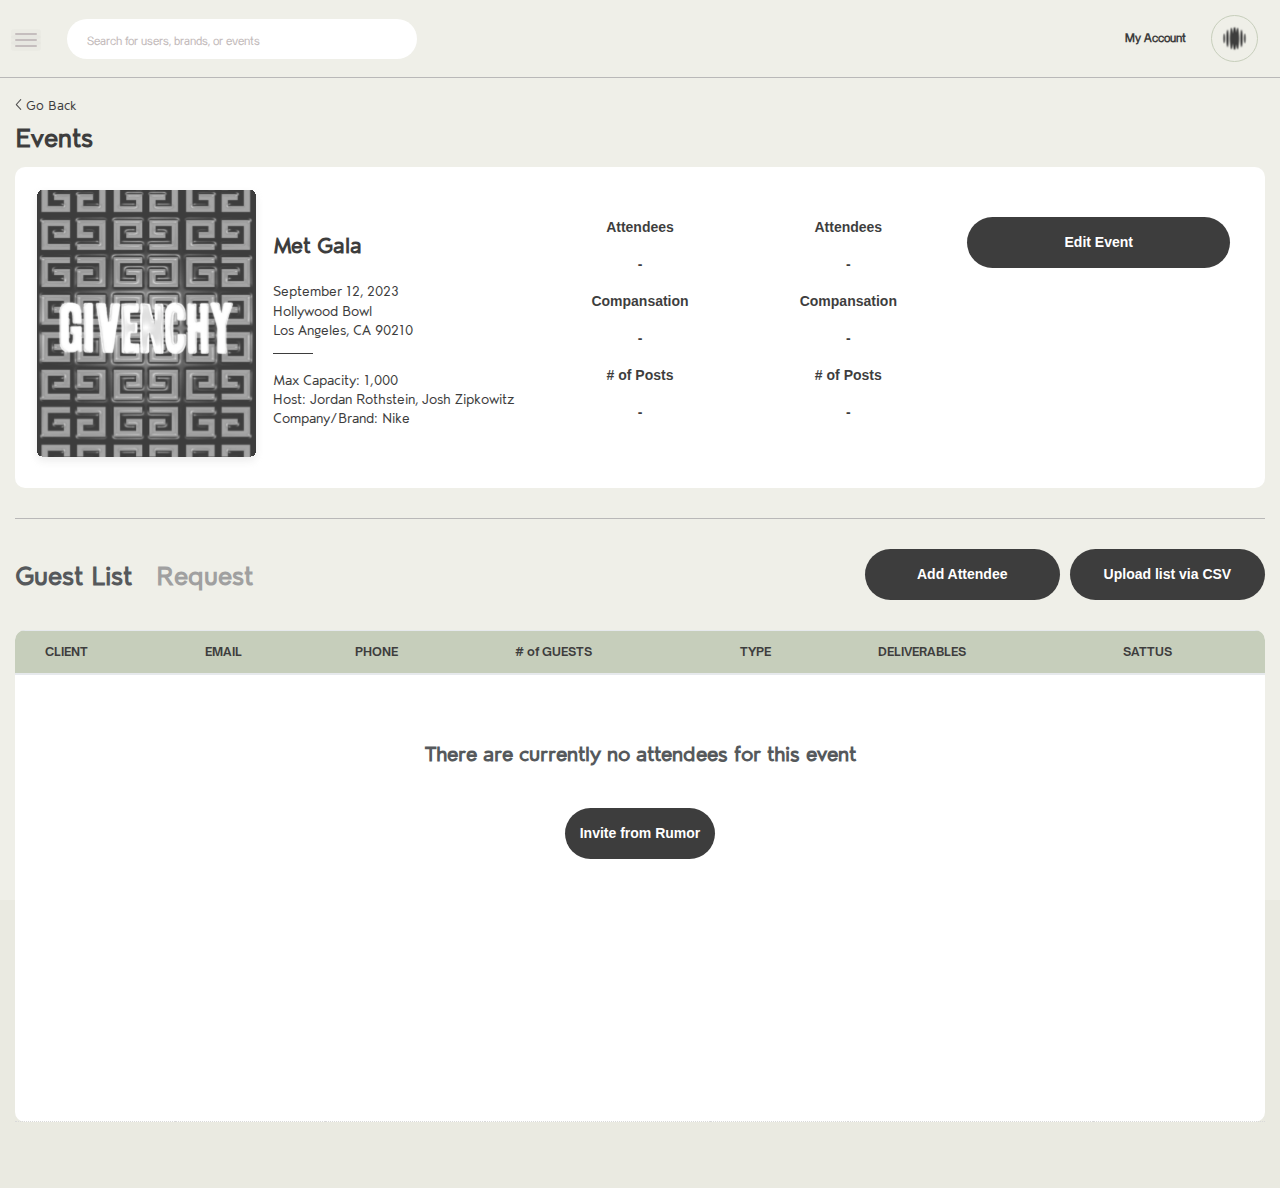
<file: creat-events-page-6-PRE-EVENT.html>
<!doctype html>
<html class="no-js" lang="en">

<head>
    <meta charset="utf-8">
    <meta http-equiv="x-ua-compatible" content="ie=edge">
    <title>srtdash - ICO Dashboard</title>
    <meta name="viewport" content="width=device-width, initial-scale=1">
    <link rel="shortcut icon" type="image/png" href="assets/images/icon/favicon.ico">
    <link rel="stylesheet" href="assets/css/bootstrap.min.css">
    <link rel="stylesheet" href="assets/css/font-awesome.min.css">
    <link rel="stylesheet" href="assets/css/default-css.css">
    <link rel="stylesheet" href="assets/css/styles.css">
    <link rel="stylesheet" href="assets/css/responsive.css">
    <link rel="stylesheet" href="dashboard_common.css">
</head>

<body>
    <!--[if lt IE 8]>
            <p class="browserupgrade">You are using an <strong>outdated</strong> browser. Please <a href="http://browsehappy.com/">upgrade your browser</a> to improve your experience.</p>
        <![endif]-->
    <!-- preloader area start -->
    <div id="preloader">
        <div class="loader"></div>
    </div>
    <!-- preloader area end -->
    <!-- page container area start -->
    <div class="page-container">
        <!-- sidebar menu area start -->
        <div class="sidebar-menu">
            <div class="sidebar-header">
                <div class="logo">
                    <a href="index.html"><img src="assets/images/Vector (1).svg" alt="logo"></a>
                </div>
            </div>
            <div class="main-menu">
                <div class="menu-inner">
                    <nav>
                        <ul class="metismenu" id="menu">
                            <li class="active">
                                <a href="javascript:void(0)" aria-expanded="true">
                                    <img src="assets/images/dashboard-icon.svg">
                                    <span>Dashboard</span>
                                </a>

                            </li>
                            <li>
                                <a href="javascript:void(0)" aria-expanded="true">
                                    <img src="assets/images/event-icon.svg">
                                    <span>Events</span>
                                </a>
                             
                            </li>
                            <li>
                                <a href="javascript:void(0)" aria-expanded="true">
                                    <img src="assets/images/member-icon.svg">
                                    <span>Members</span>
                                </a>
                              
                            </li>
                            <li>
                                <a href="javascript:void(0)" aria-expanded="true">
                                    <img src="assets/images/chat-icon.svg">
                                    <span>Chat</span>
                                </a>
                               
                            </li>
                            <li>
                                <a href="javascript:void(0)" aria-expanded="true">
                                    <img src="assets/images/team-icon.svg">
                                    <span>Team</span>
                                </a>
                               
                            </li>
                            <li>
                                <a href="javascript:void(0)" aria-expanded="true">
                                    <img src="assets/images/setting-icon.svg">
                                    <span>Setting</span>
                                </a>
                              
                            </li>
                            
                        </ul>
                    </nav>
                </div>
            </div>
        </div>
        <!-- sidebar menu area end -->
        <!-- main content area start -->
        <div class="main-content">
            <!-- header area start -->
            <div class="header-area">
                <div class="row align-items-center">
                    <!-- nav and search button -->
                    <div  class="col-md-6 col-sm-8">
                        <div class="nav-btn pull-left">
                            <span></span>
                            <span></span>
                            <span></span>
                        </div>
                        <div class="search-box pull-left">
                            <form action="#">
                                
                                <input type="text" name="search" placeholder="Search for users, brands, or events" required>
                                <i class="ti-search"></i>
                            </form>
                        </div>
                    </div>
                    <!-- profile info & task notification -->
                    <div  class="col-md-6 col-sm-4 ">
                        <div class="navbar-right-part-outer-container">
                            <div class="navbar-right-part">             
                                <div class="dropdown">
                                    <button class="" type="button" id="dropdownMenuButton" data-toggle="dropdown" aria-haspopup="true" aria-expanded="false">
                                      My Account <img src="assets/images/logo-icon.svg" alt="">
                                    </button>
                                    <div class="dropdown-menu" aria-labelledby="dropdownMenuButton">
                                      <a class="dropdown-item" href="#">Action</a>
                                      <a class="dropdown-item" href="#">Another action</a>
                                      <a class="dropdown-item" href="#">Something else here</a>
                                    </div>
                                  </div>
                            </div>
                        </div>
                        
                        
                    </div>
                </div>
            </div>
            <!-- header area end -->

            <div class="main-content-inner event-details">
                <div class="Events">
                    <a href="creat_event_page_1.html"  class="go-back">
                        <svg style="padding-top: 3px;" xmlns="http://www.w3.org/2000/svg" width="7" height="14" viewBox="0 0 7 14" fill="none">
                        <path d="M6.81189 12.8196C6.87198 12.8864 6.91895 12.965 6.95013 13.0508C6.98132 13.1367 6.99609 13.2282 6.99362 13.32C6.99114 13.4119 6.97147 13.5023 6.93572 13.5862C6.89996 13.6701 6.84883 13.7457 6.78525 13.8088C6.72166 13.872 6.64686 13.9213 6.56511 13.954C6.48337 13.9868 6.39629 14.0023 6.30883 13.9997C6.22138 13.9971 6.13527 13.9765 6.05542 13.9389C5.97557 13.9013 5.90354 13.8476 5.84345 13.7809L0.182059 7.48455C0.0651435 7.35466 -5.95989e-07 7.18269 -6.11616e-07 7.00393C-6.27243e-07 6.82518 0.0651434 6.65321 0.182059 6.52331L5.84345 0.226309C5.90315 0.158056 5.97516 0.102941 6.0553 0.0641662C6.13544 0.0253917 6.22212 0.00373084 6.3103 0.000439704C6.39848 -0.00285048 6.48641 0.0122958 6.56897 0.0449982C6.65153 0.0777006 6.72708 0.127308 6.79124 0.190939C6.85539 0.25457 6.90687 0.330956 6.94268 0.41566C6.97849 0.500364 6.99792 0.591698 6.99984 0.684356C7.00176 0.777015 6.98614 0.86915 6.95387 0.955412C6.9216 1.04167 6.87334 1.12034 6.81189 1.18684L1.58209 7.00393L6.81189 12.8196Z" fill="#1D1C1C"/>
                      </svg>
                      Go Back
                    </a>
                    <h1 style="padding: 0;">Events</h1>
                </div>
                <div class="page-4-contant-div-1 ">
                    <div class="row">
                        <div class="col-md-5">
                            <div class="page-4-contant-img-box ">
                                <div>
                                    <img src="assets/images/GIVENCHY.svg">
                                </div>
                                <div class="page-4-contant-p">
                                    <h2>Met Gala</h2>
                                    <p style="margin-bottom: 0;">September 12, 2023</p>
                                    <p style="margin-bottom: 0;">Hollywood Bowl</p>
                                    <p style="margin-bottom: 0;">Los Angeles, CA 90210</p>
                                    <div class="divide-barr">
            
                                    </div>
                                    <p style="margin-bottom: 0;">Max Capacity: 1,000</p>
                                    <p style="margin-bottom: 0;">Host: Jordan Rothstein, Josh Zipkowitz</p>
                                    <p style="margin-bottom: 0;">Company/Brand: Nike</p>
                                </div>
                            </div>
                        </div>
                        <div class= "col-md-2">
                            <div class="page-6-column-2">
                                <p>Attendees</p>
                                <p>-</p>
                                <p>Compansation</p>
                                <p>-</p>
                                <p># of Posts</p>
                                <p>-</p>        
                            </div>
                            
                        </div>
                        <div class=" col-md-2">
                            <div class="page-6-column-2">
                                <p>Attendees</p>
                                <p>-</p>
                                <p>Compansation</p>
                                <p>-</p>
                                <p># of Posts</p>
                                <p>-</p>
                            </div>
                            
                        </div>
                        <div class="col-md-3">
                           <div class="page-4-contant-right-btn">
                                <div>
                                    <button style="background: #000; margin-top: 0;">Edit Event</button>
                                </div>
                           </div>
                            
                        </div>
                    </div>
                </div>
                
                <div class="event-page-4-divide-bar">
                    <!-- for line -->
                </div>
                <div class="page-4-contant-div-2">
                    <div class=" row">
                        <div class="col-md-6">
                            <div class="guest-list ">
                                <h2 style="display: inline-block;">Guest List</h2>
                                <span class="guest-list" style="color: #838383; display: inline-block; margin-left: 20px;">
                                    <h2>Request</h2>
                                </span>
                            </div>
                        </div>
                        <div class="col-md-6">
                            <div class="guest-list-buttons-div page-6-2-buttons ">
                                <div class="guest-list-button-container for-button-margin">
                                    <button style="opacity: unset;">Add Attendee</button>
                                </div>
                                <div class="guest-list-button-container">
                                    <button style="opacity: unset;">Upload list via CSV</button>
                                </div>
                            </div>
                        </div>
                    </div>
                </div>
                <div class="page-4-contant-table-div">
                    <table class="page-4-contant-table table">
                      
                        <thead>
                            <tr class="table-head-row">
                                <th style="border-radius: 10px 0px 0px 0px">CLIENT</th>
                                <th>EMAIL</th>
                                <th>PHONE</th>
                                <th># of GUESTS</th>
                                <th>TYPE</th>
                                <th>DELIVERABLES</th>
                                <th style="border-radius: 0px 10px 0px 0px">SATTUS</th>
                            </tr>
                        </thead>
                        <tbody>
                            
                            <tr>
                                
                                <td colspan="7" class="table-single-row">
                                    <div class="table-inner-div page-6-table-inner-div">
                                        <div><h2>There are currently no attendees for this event</h2></div>
                                        <div class="button-insite-table">
                                            <button style="opacity: unset;">Invite from Rumor</button>
                                        </div>
                                    </div>  
                                </td>
                                
                            </tr>
                            
                        </tbody>
                    </table>
                </div>
            </div>    
        </div>

    </div>    
    <!-- offset area end -->
    <!-- jquery latest version -->
    <script src="assets/js/vendor/jquery-2.2.4.min.js"></script>
    <!-- bootstrap 4 js -->
    <script src="https://cdn.jsdelivr.net/npm/popper.js@1.12.9/dist/umd/popper.min.js" integrity="sha384-ApNbgh9B+Y1QKtv3Rn7W3mgPxhU9K/ScQsAP7hUibX39j7fakFPskvXusvfa0b4Q" crossorigin="anonymous"></script>
    <script src="assets/js/bootstrap.min.js"></script>
    <script src="assets/js/metisMenu.min.js"></script>
    <script src="assets/js/jquery.slimscroll.min.js"></script>

  
    <script src="assets/js/scripts.js"></script>
</body>

</html>
</file>
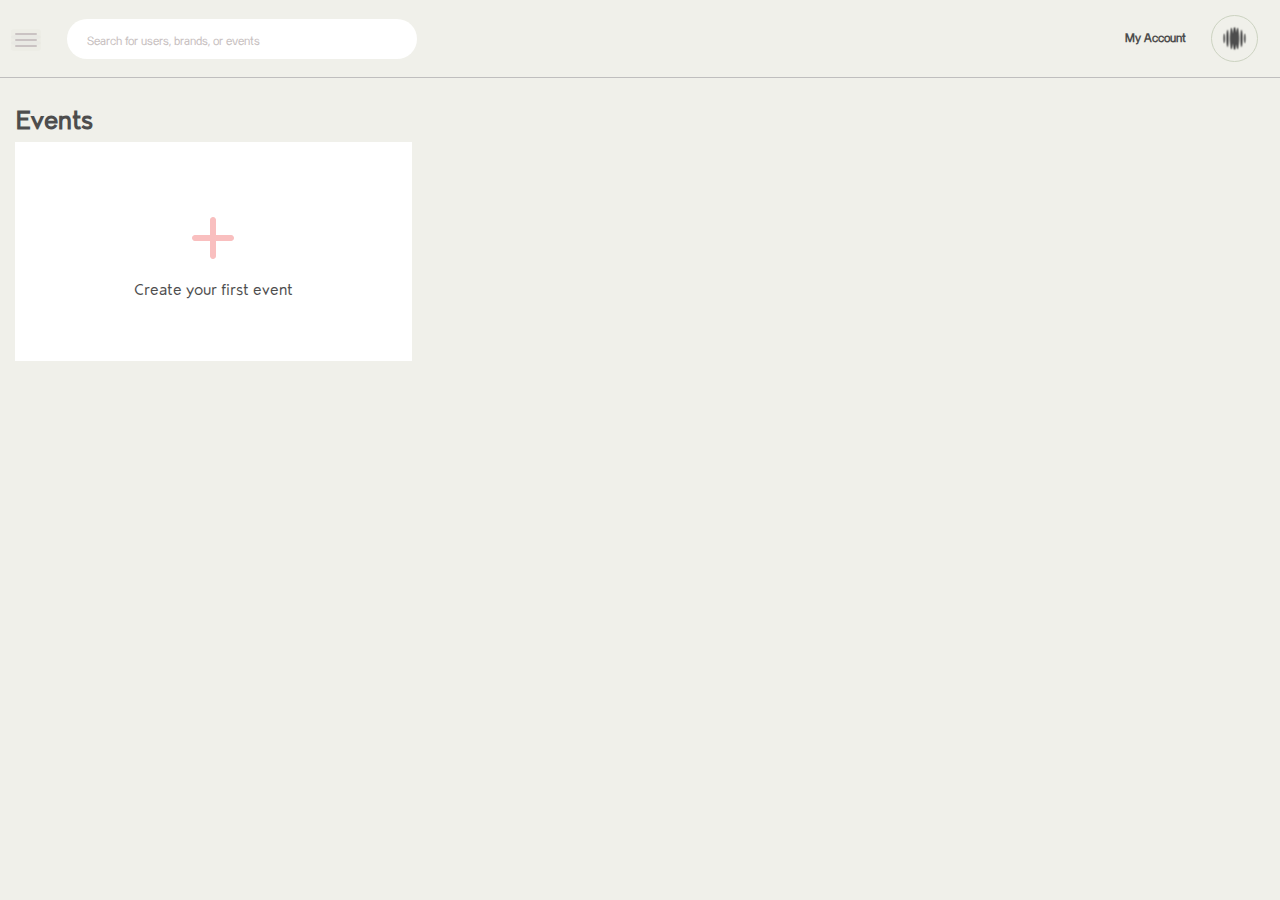
<file: creat-events.html>
<!doctype html>
<html class="no-js" lang="en">

<head>
    <meta charset="utf-8">
    <meta http-equiv="x-ua-compatible" content="ie=edge">
    <title>srtdash - ICO Dashboard</title>
    <meta name="viewport" content="width=device-width, initial-scale=1">
    <link rel="shortcut icon" type="image/png" href="assets/images/icon/favicon.ico">
    <link rel="stylesheet" href="assets/css/bootstrap.min.css">
    <link rel="stylesheet" href="assets/css/font-awesome.min.css">
    <link rel="stylesheet" href="assets/css/default-css.css">
    <link rel="stylesheet" href="assets/css/styles.css">
    <link rel="stylesheet" href="assets/css/responsive.css">
    <link rel="stylesheet" href="dashboard_common.css">
</head>

<body>
    <!--[if lt IE 8]>
            <p class="browserupgrade">You are using an <strong>outdated</strong> browser. Please <a href="http://browsehappy.com/">upgrade your browser</a> to improve your experience.</p>
        <![endif]-->
    <!-- preloader area start -->
    <div id="preloader">
        <div class="loader"></div>
    </div>
    <!-- preloader area end -->
    <!-- page container area start -->
    <div class="page-container">
        <!-- sidebar menu area start -->
        <div class="sidebar-menu">
            <div class="sidebar-header">
                <div class="logo">
                    <a href="index.html"><img src="assets/images/Vector (1).svg" alt="logo"></a>
                </div>
            </div>
            <div class="main-menu">
                <div class="menu-inner">
                    <nav>
                        <ul class="metismenu" id="menu">
                            <li class="active">
                                <a href="javascript:void(0)" aria-expanded="true">
                                    <img src="assets/images/dashboard-icon.svg">
                                    <span>Dashboard</span>
                                </a>

                            </li>
                            <li>
                                <a href="javascript:void(0)" aria-expanded="true">
                                    <img src="assets/images/event-icon.svg">
                                    <span>Events</span>
                                </a>

                            </li>
                            <li>
                                <a href="javascript:void(0)" aria-expanded="true">
                                    <img src="assets/images/member-icon.svg">
                                    <span>Members</span>
                                </a>

                            </li>
                            <li>
                                <a href="javascript:void(0)" aria-expanded="true">
                                    <img src="assets/images/chat-icon.svg">
                                    <span>Chat</span>
                                </a>

                            </li>
                            <li>
                                <a href="javascript:void(0)" aria-expanded="true">
                                    <img src="assets/images/team-icon.svg">
                                    <span>Team</span>
                                </a>

                            </li>
                            <li>
                                <a href="javascript:void(0)" aria-expanded="true">
                                    <img src="assets/images/setting-icon.svg">
                                    <span>Setting</span>
                                </a>

                            </li>

                        </ul>
                    </nav>
                </div>
            </div>
        </div>
        <!-- sidebar menu area end -->
        <!-- main content area start -->
        <div class="main-content">
            <!-- header area start -->
            <div class="header-area">
                <div class="row align-items-center">
                    <!-- nav and search button -->
                    <div class="col-md-6 col-sm-8">
                        <div class="nav-btn pull-left">
                            <span></span>
                            <span></span>
                            <span></span>
                        </div>
                        <div class="search-box pull-left">
                            <form action="#">

                                <input type="text" name="search" placeholder="Search for users, brands, or events"
                                    required>
                                <i class="ti-search"></i>
                            </form>
                        </div>
                    </div>
                    <!-- profile info & task notification -->
                    <div  class="col-md-6 col-sm-4 ">
                        <div class="navbar-right-part-outer-container">
                            <div class="navbar-right-part">             
                                <div class="dropdown">
                                    <button class="" type="button" id="dropdownMenuButton" data-toggle="dropdown" aria-haspopup="true" aria-expanded="false">
                                      My Account <img src="assets/images/logo-icon.svg" alt="">
                                    </button>
                                    <div class="dropdown-menu" aria-labelledby="dropdownMenuButton">
                                      <a class="dropdown-item" href="#">Action</a>
                                      <a class="dropdown-item" href="#">Another action</a>
                                      <a class="dropdown-item" href="#">Something else here</a>
                                    </div>
                                  </div>
                            </div>
                        </div>
                    </div>
                </div>
            </div>
            <!-- header area end -->

            <div class="main-content-inner">
                <div class="Events">
                    <h1>Events</h1>
                </div>
                <!-- sales report area start -->
                <div class="creat-first-event">
                    <div class="row">
                        <div class="col-sm-4">
                            <div class="creat-first-event-box">
                                <a href="creat_event_form_page_2.html" class="">
                                    <img src="assets/images/plus-icon.png" alt="">
                                    <span>Create your first event</span>
                                </a>
                            </div>

                        </div>

                    </div>


                </div>
            </div>
        </div>

    </div>
    <!-- offset area end -->
    <!-- jquery latest version -->
    <script src="assets/js/vendor/jquery-2.2.4.min.js"></script>
    <!-- bootstrap 4 js -->
    <script src="https://cdn.jsdelivr.net/npm/popper.js@1.12.9/dist/umd/popper.min.js" integrity="sha384-ApNbgh9B+Y1QKtv3Rn7W3mgPxhU9K/ScQsAP7hUibX39j7fakFPskvXusvfa0b4Q" crossorigin="anonymous"></script>
    <script src="assets/js/bootstrap.min.js"></script>
    <script src="assets/js/metisMenu.min.js"></script>
    <script src="assets/js/jquery.slimscroll.min.js"></script>


    <script src="assets/js/scripts.js"></script>
</body>

</html>
</file>
<file: assets/css/default-css.css>
/* 
--------------------------
- 1.1 Default CSS
--------------------------
*/

/*google font*/

@import url('https://fonts.googleapis.com/css?family=Lato:300,400,700,900|Poppins:100,300,400,500,600,700,800,900');
/* Your default CSS. */

* {
    margin: 0;
    padding: 0;
    box-sizing: border-box;
}

*, *:before, *:after {
    -moz-box-sizing: border-box;
    -webkit-box-sizing: border-box;
    box-sizing: border-box;
}

*:focus {
    outline: 0;
}

html {
    -webkit-font-smoothing: antialiased;
}

body {
    background: #fff;
    font-weight: normal;
    -webkit-font-smoothing: antialiased;
    /* Fix for webkit rendering */
    -webkit-text-size-adjust: 100%;
}

li img {
    
    height: auto;
    padding-bottom: 10px;
}

/*custome css*/

/*--------------------------
   Padding top
---------------------------*/

.pt--0 {
    padding-top: 0
}

.pt--10 {
    padding-top: 10px
}

.pt--15 {
    padding-top: 15px
}

.pt--20 {
    padding-top: 20px
}

.pt--30 {
    padding-top: 30px
}

.pt--40 {
    padding-top: 40px
}

.pt--50 {
    padding-top: 50px
}

.pt--60 {
    padding-top: 60px
}

.pt--70 {
    padding-top: 70px
}

.pt--80 {
    padding-top: 80px
}

.pt--90 {
    padding-top: 90px
}

.pt--100 {
    padding-top: 100px
}

.pt--110 {
    padding-top: 110px
}

.pt--120 {
    padding-top: 120px
}

.pt--130 {
    padding-top: 130px
}

.pt--140 {
    padding-top: 140px
}

.pt--150 {
    padding-top: 150px
}

.pt--160 {
    padding-top: 160px
}

.pt--170 {
    padding-top: 170px
}

.pt--180 {
    padding-top: 180px
}

.pt--190 {
    padding-top: 190px
}

/*------------------------
   Padding bottom
---------------------------*/

.pb--0 {
    padding-bottom: 0
}

.pb--10 {
    padding-bottom: 10px
}

.pb--15 {
    padding-bottom: 15px
}

.pb--20 {
    padding-bottom: 20px
}

.pb--30 {
    padding-bottom: 30px
}

.pb--40 {
    padding-bottom: 40px
}

.pb--50 {
    padding-bottom: 50px
}

.pb--60 {
    padding-bottom: 60px
}

.pb--70 {
    padding-bottom: 70px
}

.pb--80 {
    padding-bottom: 80px
}

.pb--90 {
    padding-bottom: 90px
}

.pb--100 {
    padding-bottom: 100px
}

.pb--110 {
    padding-bottom: 110px
}

.pb--120 {
    padding-bottom: 120px
}

.pb--130 {
    padding-bottom: 130px
}

.pb--140 {
    padding-bottom: 140px
}

.pb--150 {
    padding-bottom: 150px
}

.pb--160 {
    padding-bottom: 160px
}

.pb--170 {
    padding-bottom: 170px
}

.pb--180 {
    padding-bottom: 180px
}

.pb--190 {
    padding-bottom: 190px
}

/*------------------------------
   Page section padding 
-------------------------------*/

.ptb--0 {
    padding: 0
}

.ptb--10 {
    padding: 10px 0
}

.ptb--20 {
    padding: 20px 0
}

.ptb--30 {
    padding: 30px 0
}

.ptb--40 {
    padding: 40px 0
}

.ptb--50 {
    padding: 50px 0
}

.ptb--60 {
    padding: 60px 0
}

.ptb--70 {
    padding: 70px 0
}

.ptb--80 {
    padding: 80px 0
}

.ptb--90 {
    padding: 90px 0
}

.ptb--100 {
    padding: 100px 0
}

.ptb--110 {
    padding: 110px 0
}

.ptb--120 {
    padding: 120px 0
}

.ptb--130 {
    padding: 130px 0
}

.ptb--140 {
    padding: 140px 0
}

.ptb--150 {
    padding: 150px 0
}

.ptb--160 {
    padding: 160px 0
}

.ptb--170 {
    padding: 170px 0
}

.ptb--180 {
    padding: 180px 0
}

/*------------------------------
   Page section padding left
-------------------------------*/

.pl--0 {
    padding-left: 0px;
}

.pl--10 {
    padding-left: 10px;
}

.pl--20 {
    padding-left: 20px;
}

.pl--30 {
    padding-left: 30px;
}

.pl--40 {
    padding-left: 40px;
}

.pl--50 {
    padding-left: 50px;
}

.pl--60 {
    padding-left: 60px;
}

.pl--70 {
    padding-left: 70px;
}

.pl--80 {
    padding-left: 80px;
}

.pl--90 {
    padding-left: 90px;
}

.pl--100 {
    padding-left: 100px;
}

.pl--110 {
    padding-left: 110px;
}

/*------------------------------
   Page section padding right
-------------------------------*/

.pr--0 {
    padding-right: 0px;
}

.pr--10 {
    padding-right: 10px;
}

.pr--20 {
    padding-right: 20px;
}

.pr--30 {
    padding-right: 30px;
}

.pr--40 {
    padding-right: 40px;
}

.pr--50 {
    padding-right: 50px;
}

.pr--60 {
    padding-right: 60px;
}

.pr--70 {
    padding-right: 70px;
}

.pr--80 {
    padding-right: 80px;
}

.pr--90 {
    padding-right: 90px;
}

.pr--100 {
    padding-right: 100px;
}

.pr--110 {
    padding-right: 110px;
}

/* Colors */

:root {
    --primary-color: #4336FB;
}

#preloader {
    position: fixed;
    left: 0;
    top: 0;
    z-index: 99999;
    height: 100%;
    width: 100%;
    background: #fff;
    display: flex;
}
.loader{
    margin: auto;
    height: 50px;
    width: 50px;
    border-radius: 50%;
    position: relative;
}
.loader:before{
    content: '';
    position: absolute;
    left: 0;
    top: 0;
    height: 100%;
    width: 100%;
    background: #000;
    border-radius: 50%;
    opacity: 0;
    animation: popin 1.5s linear infinite 0s;
}
.loader:after{
    content: '';
    position: absolute;
    left: 0;
    top: 0;
    height: 100%;
    width: 100%;
    background: #000;
    border-radius: 50%;
    opacity: 0;
    animation: popin 1.5s linear infinite 0.5s;
}

@keyframes popin{
    0%{
        opacity: 0;
        transform: scale(0);
    }
    1%{
        opacity: 0.1;
        transform: scale(0);
    }
    99%{
        opacity: 0;
        transform: scale(2);
    }
    100%{
        opacity: 0;
        transform: scale(0);
    }
}
</file>
<file: assets/css/responsive.css>
/* (1366x768) WXGA Display */

@media screen and (min-width: 1441px) and (max-width: 1920px) {
    .error-content {
        margin-top: 100px;
    }
}

/*Medium Desktop Device*/

@media screen and (min-width: 1200px) and (max-width: 1440px) {
    .col-ml-6 {
        -webkit-box-flex: 0;
        -ms-flex: 0 0 50%;
        flex: 0 0 50%;
        max-width: 50%;
    }
    .col-ml-12 {
        -webkit-box-flex: 0;
        -ms-flex: 0 0 100%;
        flex: 0 0 100%;
        max-width: 100%;
    }
    .col-ml-8 {
        -webkit-box-flex: 0;
        -ms-flex: 0 0 66.666667%;
        flex: 0 0 66.666667%;
        max-width: 66.666667%;
    }
    .col-ml-4 {
        -webkit-box-flex: 0;
        -ms-flex: 0 0 33.333333%;
        flex: 0 0 33.333333%;
        max-width: 33.333333%;
    }

    #coin_distribution-wrapper {
        margin-top: -68px;
    }
    .cripto-live ul li .icon {
        height: 23px;
        width: 23px;
        margin-right: 3px;
        font-size: 13px;
        line-height: 23px;
    }
    .cripto-live ul li {
        margin-bottom: 35px;
        font-size: 15px;
    }
    .exhcange-rate {
        padding: 48px 38px;
    }
    .exchange-btn button {
        margin-top: 37px;
    }
    .single-report h2 {
        font-size: 19px;
    }
    .s-report-title {
        margin-bottom: 17px;
    }
    .card-title {
        font-size: 20px;
    }
    .s-report-inner {
        padding-left: 73px;
    }
    /* dashboard two */
    .s-report-title .header-title {
        font-size: 15px;
    }
    .member-box .media-body p {
        font-size: 15px;
    }
    .s-member img {
        max-width: 60px;
    }
    .s-member .media-body {
        margin-left: 20px!important;
    }
    .tm-social a {
        margin-left: 3px;
        font-size: 18px;
    }
    .member-box .media-body span {
        font-size: 14px;
        line-height: 21px;
    }
    .team-search {
        margin-top: 20px;
    }
    .team-search input {
        width: 100%;
    }

    /* error page */
    .error-content {
        margin-top: 100px;
    }

    /* dashboard three */
    #salesanalytic {
        height: 500px;
    }
    #seomap {
        height: 346px;
    }
    #seolinechart8 {
        margin-top: 60px;
    }
}

/* Normal desktop :992px. */

@media (min-width: 1200px) and (max-width: 1364px) {

    /* sidebar */
    .sidebar-menu {
        width: 222px;
    }
    .nav-btn {
        position: fixed;
        z-index: 99;
        left: 222px;
        background: #303641;
        padding: 14px;
        top: 0;
        margin: 0;
    }
    .nav-btn span {
        background: #fffbfb;
    }
    .sbar_collapsed .sidebar-menu {
        left: -90%;
    }
    .sbar_collapsed .nav-btn {
        position: initial;
        background: none;
        padding: 0;
        margin: 10px 30px 0 0;
    }
    .sbar_collapsed .nav-btn span {
        background: #b3aaaa;
    }
    .sbar_collapsed .logo a span {
        display: block;
    }
    .minisidebar.main-menu {
        margin-right: 0;
    }
    /* main content */
    .main-content-inner {
        padding: 0 15px 50px;
    }
    .page-container,
    .sbar_collapsed.page-container {
        padding-left: 0;
    }
    /* sidebar collapsed end */
    /* pricing */
    .col-mdl-4 {
        -webkit-box-flex: 0;
        -ms-flex: 0 0 33.333333%;
        flex: 0 0 33.333333%;
        max-width: 33.333333%;
    }
}

@media (min-width: 992px) and (max-width: 1199px) {
    /* dashboard one */
    .mt-md-30 {
        margin-top: 30px;
    }
    /* sidebar */
    .sidebar-menu {
        width: 222px;
    }
    .nav-btn {
        position: fixed;
        z-index: 99;
        left: 222px;
        background: #303641;
        padding: 14px;
        top: 0;
        margin: 0;
    }
    .nav-btn span {
        background: #fffbfb;
    }
    .sbar_collapsed .sidebar-menu {
        left: -90%;
    }
    .sbar_collapsed .nav-btn {
        position: initial;
        background: none;
        padding: 0;
        margin: 10px 30px 0 0;
    }
    .sbar_collapsed .nav-btn span {
        background: #b3aaaa;
    }
    .sbar_collapsed .logo a span {
        display: block;
    }
    .minisidebar.main-menu {
        margin-right: 0;
    }
    /* main content */
    .main-content-inner {
        padding: 0 15px 50px;
    }
    .page-container,
    .sbar_collapsed.page-container {
        padding-left: 0;
    }
    /* fact area */
    .single-report h2 {
        font-size: 17px;
    }
    .s-report-inner {
        padding-left: 73px;
    }
    .s-report-title {
        margin-bottom: 17px;
    }
    .s-report-title .card-title {
        font-size: 20px;
    }
    #coin_distribution-wrapper {
        margin-top: -65px;
    }
    #verview-shart-wrapper {
        margin-top: -26px;
    }
    .cripto-live ul li .icon {
        height: 23px;
        width: 23px;
        margin-right: 3px;
        font-size: 13px;
        line-height: 23px;
    }
    .cripto-live ul li {
        margin-bottom: 35px;
        font-size: 15px;
    }
    .letest-news {
        display: flex;
        flex-wrap: wrap;
        justify-content: space-between;
    }
    .exchange-btn button {
        margin-top: 37px;
    }
    .single-post {
        flex-basis: calc(50% - 15px);
        display: block;
    }
    .lts-thumb {
        margin-bottom: 10px;
    }
    /* dashboard two */
    .member-box .media-body p {
        font-size: 16px;
    }

    /* dahsboard three */
    #seolinechart8 {
        margin-top: 60px;
    }

    /* horizontal header dashboard */
    .horizontal-menu ul li a {
        padding: 10px 8px;
    }
    .seo-fact #seolinechart3,
    .seo-fact #seolinechart4 {
        max-width: 144px;
    }
}

/* Normal desktop :991px. */

@media (min-width: 768px) and (max-width: 991px) {
    /* dashboard one */
    /* sidebar */
    .sidebar-menu {
        width: 222px;
    }
    .nav-btn {
        position: fixed;
        z-index: 99;
        left: 222px;
        background: #303641;
        padding: 14px;
        top: 0;
        margin: 0;
    }
    .nav-btn span {
        background: #fffbfb;
    }
    .sbar_collapsed .sidebar-menu {
        left: -90%;
    }
    .sbar_collapsed .nav-btn {
        position: initial;
        background: none;
        padding: 0;
        margin: 10px 30px 0 0;
    }
    .sbar_collapsed .nav-btn span {
        background: #b3aaaa;
    }
    .sbar_collapsed .logo a span {
        display: block;
    }
    .minisidebar.main-menu {
        margin-right: 0;
    }
    .sbar_collapsed .metismenu li a span,
    .sbar_collapsed .metismenu li a:after,
    .sbar_collapsed .metismenu .collapse.in {
        display: inline-block;
    }
    /* main content */
    .main-content-inner {
        padding: 0 15px 50px;
    }
    .page-container,
    .sbar_collapsed.page-container {
        padding-left: 0;
    }
    /* main content */
    .search-box input {
        width: 278px;
    }
    /* fact area */
    .s-report-inner {
        padding-left: 18px;
    }
    .single-report .icon {
        display: none;
    }
    .single-report h2 {
        font-size: 16px;
    }
    .single-report span {
        font-size: 13px;
    }
    .s-report-title {
        margin-bottom: 19px;
    }
    .card-title {
        font-size: 18px;
    }
    /* coin distribution */
    .coin-distribution {
        margin-top: 30px;
    }
    #coin_distribution-wrapper {
        margin-top: -101px;
    }
    .mt-sm-30 {
        margin-top: 30px;
    }
    /* criptio price */
    .cripto-live ul li {
        width: 49%;
        display: inline-block;
    }
    .input-form input {
        height: 70px;
        padding-left: 20px;
    }
    .exchange-btn button {
        height: 70px;
    }
    .input-form span {
        height: 70px;
        line-height: 70px;
    }
    /* icons */
    .icon-container {
        flex-basis: calc(100% * (1/3));
    }

    /* maps */
    #mapamchart1,
    #mapamchart2,
    #mapamchart3,
    #mapamchart4,
    #mapamchart5,
    #mapamchart6 {
        height: 300px;
    }
    #google_map {
        height: 400px;
    }

    /* login page */
    .ptb--100 {
        padding: 90px 0;
    }
    /* horizontal header dashboard */
    .header-bottom .search-box input {
        max-width: 100%;
    }
}

/* small mobile :320px. */

@media (max-width: 767px) {
    .ptb--100 {
        padding: 90px 0;
    }

    /* .col-md-4 {
        flex: 0 0 47%;
        max-width: 47%;
        margin: 5px;
    } */
    /* .col-md-6{ */
         /* flex: 0 0 400px;
        max-width: 400px; 
        /* width: 400px; */
        /* overflow-x: scroll; */ 
    /* } */


}

/* Large Mobile :480px. */

@media only screen and (min-width: 480px) and (max-width: 767px) {
    /* dashboard one */
    .mb-xs-30 {
        margin-bottom: 30px;
    }
    .mt-sm-30 {
        margin-top: 30px;
    }
    .mb-sm-40 {
        margin-bottom: 40px;
    }
    /* sidebar */
    .sidebar-menu {
        width: 365px;
    }
    .nav-btn {
        position: fixed;
        z-index: 99;
        left: 363px;
        background: #303641;
        padding: 14px;
        top: 0;
        margin: 0;
    }
    .nav-btn span {
        background: #fffbfb;
    }
    .sbar_collapsed .sidebar-menu {
        left: -90%;
    }
    .sbar_collapsed .nav-btn {
        position: initial;
        background: none;
        padding: 0;
        margin: 10px 30px 0 0;
    }
    .sbar_collapsed .nav-btn span {
        background: #b3aaaa;
    }
    .sbar_collapsed .logo a span {
        display: block;
    }
    .minisidebar.main-menu {
        margin-right: 0;
    }
    /* main content */
    .main-content-inner {
        padding: 0 15px 35px;
    }
    .page-container,
    .sbar_collapsed.page-container {
        padding-left: 0;
    }
    /* main content */
    .search-box input {
        width: 278px;
    }
    .notification-area li {
        margin-left: 21px;
    }
    .page-title {
        font-size: 21px;
    }
    #coin_distribution-wrapper {
        margin-top: -74px;
    }
    .coin-distribution {
        margin-top: 30px;
    }
    .trd-history-tabs ul li a {
        margin: 0 8px;
    }
    table.dbkit-table tr {
        height: 64px;
    }
    .lts-thumb {
        margin-bottom: 15px;
    }
    .lts-content h2 a {
        font-size: 19px;
        font-weight: 500;
    }
    .lts-content span {
        font-size: 16px;
        font-weight: 500;
        margin-bottom: 6px;
    }
    .input-form input {
        height: 70px;
        padding-left: 20px;
    }
    .exchange-btn button {
        height: 70px;
    }
    .input-form span {
        height: 70px;
        line-height: 70px;
    }
    /* icons */
    .icon-container {
        flex-basis: calc(100% * (1/2));
    }

    /* maps */
    #mapamchart1,
    #mapamchart2,
    #mapamchart3,
    #mapamchart4,
    #mapamchart5,
    #mapamchart6 {
        height: 300px;
    }
    #google_map {
        height: 400px;
    }

    /* horizontal header dashboard */
    .header-bottom .search-box input {
        max-width: 100%;
    }
}

/* small mobile :320px. */

@media (min-width: 240px) and (max-width: 479px) {
    /* dashboard one */
    /* sidebar */
    .sidebar-menu {
        width: calc(100% - 48px);
    }
    .nav-btn {
        position: fixed;
        z-index: 99;
        right: 0;
        background: #303641;
        padding: 14px;
        top: 0;
        margin: 0;
    }
    .nav-btn span {
        background: #fffbfb;
    }
    .sbar_collapsed .sidebar-menu {
        left: -100%;
    }
    .sbar_collapsed .nav-btn {
        position: initial;
        background: none;
        padding: 0;
        margin: 10px 30px 0 0;
    }
    .sbar_collapsed .nav-btn span {
        background: #b3aaaa;
    }
    .sbar_collapsed .logo a span {
        display: block;
    }
    .minisidebar.main-menu {
        margin-right: 0;
    }
    /* main content */
    .main-content-inner {
        padding: 0 15px 50px;
    }
    .page-container,
    .sbar_collapsed.page-container {
        padding-left: 0;
    }
    .card-body {
        padding: 1.25rem;
    }
    /* hedaer */
    .search-box input {
        width: 223px;
    }
    .notification-area {
        text-align: center;
        margin: 30px 0 3px;
        float: none;
    }
    .notification-area li {
        margin: 0 15px;
    }
    .user-profile {
        margin: 16px 0 10px 0;
    }
    .user-profile .dropdown-menu {
        width: 100%;
        right: 0px!important;
    }
    .nt-enveloper-box.notify-box {
        width: 286px;
        right: -101px!important;
    }
    .bell-notify-box.notify-box {
        width: 286px;
        right: -160px!important;
    }
    .page-title-area {
        padding: 15px 30px 0;
    }
    /* fact area */
    .s-report-inner {
        padding-left: 20px;
    }
    .single-report .icon {
        display: none;
    }
    .single-report h2 {
        font-size: 20px;
    }
    .card-title {
        font-size: 18px;
    }
    .mb-xs-30 {
        margin-bottom: 30px;
    }
    .mt-xs-30 {
        margin-top: 30px;
    }
    .coin-distribution {
        margin-top: 30px;
    }
    #verview-shart {
        height: 235px;
    }
    #coin_distribution-wrapper {
        margin-top: -88px;
    }
    .market-status-table {
        padding-top: 0!important;
    }
    .cripto-live ul li {
        font-size: 14px;
    }
    .cripto-live ul li .icon {
        height: 25px;
        width: 25px;
        margin-right: 4px;
        font-size: 14px;
        line-height: 25px;
    }
    .cripto-live ul li span {
        width: 45%;
    }
    .trd-history-tabs ul li a {
        margin-right: 18px;
        margin-left: 0;
    }
    .trd-history-tabs {
        margin: 10px 0;
    }
    table.dbkit-table tr {
        height: 63px;
    }
    /* blog */
    .lts-content h2 a {
        font-size: 18px;
        font-weight: 500;
    }
    .lts-thumb {
        flex-basis: 100%;
        margin-bottom: 10px;
    }
    .lts-content {
        flex-basis: 100%;
    }
    .mb-xs-20 {
        margin-bottom: 20px;
    }
    .mb-xs-40 {
        margin-bottom: 40px;
    }
    .input-form input {
        height: 60px;
        padding-left: 15px;
        box-shadow: 0 0 12px rgba(0, 0, 0, 0.07);
    }
    .input-form span {
        width: 86px;
        line-height: 60px;
        font-size: 17px;
    }
    .exhcange-rate {
        padding: 0;
        background-color: #fff;
    }
    .exhcange-rate .exchange-devider {
        font-size: 21px;
        margin: 13px 0;
    }
    .exchange-btn button {
        height: 60px;
    }
    .lts-content span {
        font-size: 14px;
        margin-bottom: 5px;
        display: block;
    }
    /* Dashboard Two */
    #visitor_graph {
        height: 300px;
    }
    .pagination_area {
        float: none;
        text-align: center;
    }
    .s-member .media img {
        max-width: 45px;
    }
    .member-box .media-body {
        margin-left: 10px!important;
    }
    .member-box .media-body p {
        font-size: 15px;
    }
    .tm-social a {
        margin-left: 5px;
        font-size: 16px;
    }
    .member-box .media-body span {
        font-size: 13px;
        line-height: 20px;
    }
    form.team-search {
        margin-top: 20px;
    }
    .s-member {
        padding: 21px 0px 7px;
        background: #fff;
        margin: 15px 0;
        border-top: 1px solid #f1ebeb;
    }
    .s-member:last-child {
        margin-bottom: 0;
    }
    /* bar Chart*/
    #ambarchart1,
    #ambarchart2,
    #ambarchart3,
    #ambarchart4,
    #ambarchart5,
    #ambarchart6 {
        height: 250px;
    }
    /* line chart */
    #amlinechart1,
    #amlinechart2,
    #amlinechart3,
    #amlinechart4,
    #amlinechart5 {
        height: 250px;
    }
    /* pie chart */
    #ampiechart1,
    #ampiechart2,
    #ampiechart3,
    #highpiechart4,
    #highpiechart5,
    #highpiechart6 {
        height: 250px;
    }
    /* accordion  */
    .according .card-header a {
        padding: 12px 15px;
    }
    .accordion-s2 .card-header a:before,
    .accordion-s3 .card-header a:before {
        right: 9px;
    }
    /* dropdown */
    .btn {
        padding: 11px 16px;
    }
    /* media object */
    .child-media {
        padding-left: 20px;
    }
    /* typography */
    blockquote {
        padding: 20px 15px 20px 60px;
    }
    /* icons */
    .icon-container {
        flex-basis: 100%;
    }

    /* maps */
    #mapamchart1,
    #mapamchart2,
    #mapamchart3,
    #mapamchart4,
    #mapamchart5,
    #mapamchart6 {
        height: 200px;
    }
    #google_map {
        height: 300px;
    }

    /* invoice */
    .invoice-date {
        margin-top: 20px;
    }
    .invoice-buttons a {
        padding: 12px 12px;
    }
    .login-form-head,
    .login-form-body {
        padding: 40px 20px;
    }
    .rmber-area {
        font-size: 12px;
    }

    /* dashboard thee */
    .seo-fact #seolinechart3,
    .seo-fact #seolinechart4 {
        max-width: 128px;
    }
    .seofct-icon i {
        font-size: 37px;
    }
    .seo-fact h2 {
        font-size: 22px;
    }
    #user-statistics {
        height: 250px;
    }
    #salesanalytic {
        height: 400px;
    }
    #seomap {
        height: 180px;
    }
    .tstu-img {
        width: 60px;
        margin-right: 14px;
    }
    .offset-area {
        width: 300px;
    }
}
</file>
<file: dashboard_common.css>
@font-face {
    font-family: Almarena-Bold;
    src: url(font_family/Almarena/Almarena/Almarena-Bold.otf);
    
}
@font-face {
    font-family: Almarena-Regular;
    src: url(font_family/Almarena/Almarena/Almarena-Regular.otf);
    
}
@font-face {
    font-family: FTR;
    src: url(font_family/35FTR/35FTR/ILOTT-TYPE\ -\ 35-FTR-Regular.otf);
}
@font-face {
  font-family: Open-Sauce-Sans;
  src: url(font_family/Open-Sauce-Sans/Open-Sauce-Sans/TTF/OpenSauceSans-Bold.ttf);
}
html{
  background: #EAEAE1;
}
*{
    margin: 0;
    padding: 0;
    box-sizing: border-box;
    /* list-style: none; */
    text-decoration: none;
    
  }
  body{
     background-color: #f3f5f9;
  }
  /* ---------------------------------MAIN DASHBOARD---------------------------------- */
  .wrapper{
    display: flex;
    position: relative;
    background: #EAEAE1;
    height: 100vh;
  }
  
  .wrapper .sidebar{
    width: 200px;
    height: 100%;
    background: var(--Dark-Grey, #1D1C1C);
    padding: 30px 0px;
    position: fixed;
  }
  
  .wrapper .sidebar img{
    text-align: center;
    padding-bottom: 30px;
    padding-left: 30px;
  }
  
  .wrapper .sidebar ul li{
    padding: 15px;
    border-bottom: 1px solid #bdb8d7;
    border-bottom: 1px solid rgba(0,0,0,0.05);
    border-top: 1px solid rgba(255,255,255,0.05);
  }    
  
  .wrapper .sidebar ul li a{
    color: #EAEAE1;
    display: block;
    font-family: FTR;
    font-size: 24px;
    
  }
  
  .wrapper .sidebar ul li a .fas{
    width: 25px;
  }
  
  .wrapper .sidebar ul li:hover{
    background: var(--Grey-Hover, #282828);
  }
      
  .wrapper .sidebar ul li:hover a{
    color: #fff;
  }
   
  .wrapper .sidebar .social_media{
    position: absolute;
    bottom: 0;
    left: 50%;
    transform: translateX(-50%);
    display: flex;
  }
  
  .wrapper .sidebar .social_media a{
    display: block;
    width: 40px;
    background: #594f8d;
    height: 40px;
    line-height: 45px;
    text-align: center;
    margin: 0 5px;
    color: #bdb8d7;
    border-top-left-radius: 5px;
    border-top-right-radius: 5px;
  }
  
  .wrapper .main_content{
    width: 100%;
    margin-left: 200px;
  }
  
  .wrapper .main_content .header{
    display: flex;
    padding-top: 10px;
    padding-bottom: 5.5px;
    background: var(--Cream, #EAEAE1);
    border-bottom: 1px solid #A4A2A2;
    align-items: center;
  }
  .header-inner-div{
    /* border: 1px solid orange; */
    display: flex;
    justify-content: space-between;
    width: 90%;
    margin: auto;
  }
  .wrapper .main_content .events{
    width: 90%;
    margin: auto;
    /* border: 1px solid red; */
    
    
  }
  
  .wrapper .main_content .events h1{
    color: #000;
    font-family: FTR;
    font-size: 30px;
    font-style: normal;
    font-weight: 700;
    padding: 15px 0;

  }
  .svg-icons{
    margin-right: 15px;
    
  }
  
  /* ---------Navbar search bar-------- */
  .search-bar {
    
    width: 100%;
    max-width: 300px;
    background: #FFFFFF;
    display: flex;
    align-items: center;
    border-radius: 60px;
    border-color: rgba(129, 96, 221);
    padding: 10px;
  }
  .search-bar input {
    
    background: transparent;
    flex: 1;
    border: 0;
    outline: none;
    font-size: 12px;
    color:#A4A2A2;
  }
  ::placeholder {
    color: #A4A2A2;
  }
  .search-bar button {
    background: transparent;
    border: 0;
    border-radius: 50%;
    width: 25px;
    height: 25px;
  }
.fas {
    font-weight: 900;
    color: #A4A2A2;
}
.navbar-right-part-outer-container{
  display: flex;
  justify-content: flex-end;
}
.navbar-right-part{
    display: flex;
    /* border: 1px solid blue; */
    max-width: 140px;
    width: 100%;
    justify-content: space-between;
}
.navbar-right-part .dropdown button{
    border: none;
    background: transparent;
    font-size: 12px;
    font-family: Almarena-Regular;
  font-style: normal;
  font-weight: 700;
  display: flex;
  align-items: center;
  gap: 25px;
  outline: none;
    
}
.navbar-right-part .dropdown .dropdown-menu{
  left: -25px !important;
}


  /* ------- */
  .navbar-search-bar{
    /* border: 1px solid red; */
    width: 25%;
  }

/* --------------- */
.four-box-div{
    width: 90%;
    margin: auto;
    /* border: 1px solid blue; */
    display: flex;
    justify-content: space-between;
    margin-bottom: 25px;
}
.dashboard-row-container .row .col-md-3{
  padding-bottom: 15px;
}
.box-no-one{
    border-radius: 5px;
    border: 1px solid var(--Light-Grey, #A4A2A2);
    background: #DFE1DC;
    height: 200px;
}
.box-no-one .box-no-one-svg .dropdown button{
  border:none;
  outline: none;
  background: transparent ;
}
.box-no-one .box-no-one-svg .dropdown .dropdown-menu{
  
}
.box-no-one-svg{
    /* border: 1px solid black; */
    text-align: right;
    padding: 10px;
}
.box-no-one-number{
    color: #000;
    /* border: 1px solid orange; */
    text-align: center;
    padding: 10px 0;
    font-family: Almarena-Bold;
    font-size: 30px;
    font-style: normal;
    font-weight: 700;
}
.box-no-one-p p{
    color: #000;
    font-family: FTR;
    font-size: 16px;
    font-style: normal;
    font-weight: 400;
    text-align: center;
    margin-bottom: 25px;
    padding: 0 20px;
}

/* -------------------------------------------------------------- */

/* -------------------------------------------------------------- */

/*---------------- Drop Down----------  */
/* Style The Dropdown Button */
/* Dropdown Button */
.dropbtn {
  background-color:transparent;
  /* color: white; */
  /* padding: 16px;
  font-size: 16px; */
  border: none;
  cursor: pointer;
  
  
}
.dropdown #myDropdown1.dropdown-content.showw {
  display: block !important;
}
.dropdown #myDropdown2.dropdown-content.showw {
  display: block !important;
}
.dropdown #myDropdown3.dropdown-content.showw {
  display: block !important;
}
.dropdown #myDropdown4.dropdown-content.showw {
  display: block !important;
}
.dropdown #myDropdownIcon.dropdown-content.showw {
  display: block !important;
}
/* Dropdown button on hover & focus */
.dropbtn:hover, .dropbtn:focus {
  background-color:transparent;
}

/* The container <div> - needed to position the dropdown content */
.dropdown {
  position: relative;
  display: inline-block;
}

/* Dropdown Content (Hidden by Default) */
.dropdown-content {
  display: none;
  position: absolute;
  background-color: #DFE1DC;
  min-width: 160px;
  box-shadow: 0px 8px 16px 0px rgba(0,0,0,0.2);
  width: 100%;
  
}

/* Links inside the dropdown */
.dropdown-content a {
  color: black;
  padding: 12px 16px;
  text-decoration: none;
  display: block;
}

/* Change color of dropdown links on hover */
.dropdown-content a:hover {background-color: #EAEAE1;}

/* Show the dropdown menu (use JS to add this class to the .dropdown-content container when the user clicks on the dropdown button) */
.show {display:block;}

.dropdown-content {
  right: 0;
}

/* -------------- */
.upcoming-top-events-container{
  display: flex;
  width: 90%;
    margin: auto;
}
.upcoming-events{
  width: 50%;
}
.top-attendees{
width: 50%;
}
.upcoming-top-events-container h2,.table-no-one-heading{
  color: #000;
  font-family:FTR;
  font-size: 24px;
  font-style: normal;
  font-weight: 700;
  text-align: left;
}
/* -----------tables----------- */
.table-container .row .col-md-6 .table-no-one table caption{
  color: #000;
font-family: FTR;
font-size: 24px;
font-style: normal;
font-weight: 700;
caption-side: top;
}
.table-container{
  margin-top: -15px;
}
.dashboard-tables-div{
  display: flex;
  justify-content: space-between;
}
table caption{
  padding-bottom:15px ;
}
.dashboard-tables-div{
  
  width: 90%;
  margin: auto;
}
.table-no-one{
  /* overflow-x: scroll; */
}

.table-container table{
  /* border:1px solid #594f8d; */
  border-collapse: collapse;
  width: 100%;
  
}
.table-container .table tbody tr td{
  color: #000;
font-family:  Open-Sauce-Sans;
font-size: 12px;
font-style: normal;
font-weight: 400;
}
.table-container .table tbody tr .table-img-name{
font-size: 14px;
font-family: Open-Sauce-Sans;
font-weight: 700;
}

.table-head-row{
  /* border-radius: 5px 5px 0px 0px; */
  background: #DFE1DC;
}
.table-head-row .ds-none{
  opacity: 0;
}
tr th{
  color: var(--Dark-Green, #405341);
  font-family: Open-Sauce-Sans;
  font-size: 10px;
  font-style: normal;
  font-weight: 700;
  text-align: left;
  padding: 10px;  
}
.frst-row-col-one{
  display: flex;
  padding: 10px;
}
.frst-row-col-one p{
  padding-left: 10px;
  padding-top: 15px ;
  color: #000;
  font-family: Open-Sauce-Sans;
  font-size: 12px;
  font-style: normal;
  font-weight: 700;
  /* line-height: 142.2% */
}
.date-div{
  color: #000;
  font-family: Open-Sauce-Sans;
  font-size: 12px;
  font-style: normal;
  font-weight: 400;
  /* text-align: center; */
}
.table-bar-cell{
  text-align: center;
}
.table-bar-cell p{
  color: #000;
  font-family: Open-Sauce-Sans;
  font-size: 12px;
  font-style: normal;
  font-weight: 400;
}
.manage{
  color: var(--Dark-Green, #405341);
  font-family: Open-Sauce-Sans;
  font-size: 12px;
  font-style: normal;
  font-weight: 700;
  text-align: center;
}
tbody tr{
  background: #FFFFFF;
  border-bottom: 1px dotted #D9D9D9;
}
/* -----------------Progression bar----------- */
.progress-section {
  width: 100%;
  max-width: 600px;
  border-radius: 15px;
 
  margin: 0 auto;


  .progress {
    width: 100%;
    -webkit-appearance: none;
    appearance: none;
    border: none;
    border-radius: 10px;
    height: 10px;
  }

  .progress::-webkit-progress-bar {
    background-color: #D9D9D9;
    border-radius: 10px;
  }

  
  .progress::-webkit-progress-value {
    
    background:#F6A4A4 ;
    border-radius: 10px;
  }
}
.clas-for-padd{
  padding: 12px;
}
/* ---------- */
/* ----------------------------------------MAIN DASHBOARD END------------------------------------- */

/* -----------------------------------------------EVENTS PAGE 1----------------------------------------- */

.creat-first-event{
  /* width: 90%; */
  /* margin: auto; */
}
.creat-first-event-box{
background-color: #fff;
padding: 60px 0;

}
.creat-first-event-box a{
  display: flex;
  align-items: center;
  flex-direction: column;
  color: #000;
  text-decoration: none;
  font-size: 18px;
  font-family: FTR;
  font-weight: 400;
}
.creat-first-event-box-content{
  text-align: center;
 
}
.creat-first-event-box-content p{
  color: #000;

  font-family: FTR;
  font-size: 16px;
  font-style: normal;
  font-weight: 400;
}
/* ------------------------------------------------EVENT PAGE END----------------------------------------- */

/* -----------------------------------------------EVENTS PAGE 2----------------------------------------- */
/*page 2 left part */
.Events .go-back{
  display: block;
  padding-top: 15px;
  color: #000;
  font-family: FTR;
  font-size: 15px;
  margin-bottom: -20px;
  text-decoration: none;
}

.upload-event-detail{
width: 100%;

}
.event-photo{
  width: 100%;
 
}
.event-detail-and-photo-heading{
  color: #000;
  font-family: FTR;
  font-size: 24px;
  font-style: normal;
  font-weight: 700;
  padding-top: 15px;
  padding-bottom: 10px;
}
.upload-event-detail input{
  padding: 15px 20px;
  border-radius: 10px;  
  background: #FFF;
  outline: none;
  border: none;
  margin-top: 10px;

}
.upload-event-detail input::placeholder{
  color: #000;
  
  font-family: Almarena-Regular;
  font-size: 16px;
  font-style: normal;
  font-weight: 400;
}

.input-no-1-div input{
  width: 100%;
}
.input-no-3-div input{
  width: 100%;
}
.input-no-5-div input{
  width: 100%;
}
.input-no-2-div{
  display: flex;
  flex-direction: row;
  justify-content: space-between;
}
.input-no-2-div input{
  width: 32%;
}
.input-no-4-div{
  display: flex;
  flex-direction: row;
  justify-content: space-between;
}
.input-no-4-div input{
  
}
.input-no-6-div{

}
.input-no-6-div input{
  width: 100%;
  padding-bottom: 60px;
}
/* page 2 right part */

.upload-event-photo{
  display: flex;
  background: #fff;
  width: 40%;
  /* height: 30vh; */
  height: 180px;
  justify-content: space-around;
  align-items: center;
  border: none;
  cursor: pointer;
  margin-top: 10px;
}
.upload-event-photo-content{
  text-align: center;
 
}
.upload-event-photo p{
  color: #A4A2A2;
  padding: 15px;
  font-family: FTR;
  font-size: 16px;
  font-style: normal;
  font-weight: 700;
}
.upload-event-photo-container{
  display: flex;
 
}
.upload-photo-details{
  margin-top: 10px;
  color: #000;
  font-family: FTR;
  font-size: 16px;
  font-style: normal;
  font-weight: 400;
  margin-left: 20px;

}
.upload-photo-details ul li{
  margin-left: 20px;
  font-family: FTR;
  font-size: 16px;
  font-style: normal;
  font-weight: 400;
}
.event-visibility-questionnaire-whole-container{
  display: flex;
  justify-content: space-between;
}
.event-visibility-questionnaire-whole-container input::placeholder{
  font-family: Almarena-Regular;
  font-size: 14px;
  font-style: normal;
  font-weight: 400;
  color: #000;
}
.event-visibility-questionnaire-whole-container h3{
  color: #000;
  font-family: FTR;
  font-size: 24px;
  font-style: normal;
  font-weight: 700;
  padding-bottom: 7px;
}
.event-visibility-questionnaire-div{
  width: 48%;
  margin-top: 15px;
}

.event-visibility-questionnaire-div .private-event input{
  width: 100%;
  padding: 15px 20px;
  border-radius: 10px;
  background: #FFF;
  outline: none;
  border: none;
}
.deadline-deliverables-div{
  width: 48%;
  margin-top: 15px;
}
.deadline-deliverables-div .dropdown .private-event input{
  width: 100%;
  padding: 15px 20px;
  border-radius: 10px;
  background: #FFF;
  outline: none;
  border: none;
}

.save-submit-button{
  display: flex;
  justify-content: space-between;
  margin-top: 30px;
}
.save-as-draft-div{
  width: 48%;
}
.save-as-draft-div button{
  color: #000;
  font-family: 'Roboto', sans-serif;
  font-size: 14px;
  padding: 15px 2px;
  width: 100%;
  border-radius: 81px;
  font-weight: 700;
  background: var(--Light-Grey, #A4A2A2);
  outline: none;
  border: none;
  cursor: pointer;
}
.submit-for-approval-div{
  width: 48%;
}
.submit-for-approval-div button{
  color: #fff;
  font-family: 'Roboto', sans-serif;
  font-size: 14px;
  padding: 15px 2px;
  width: 100%;
  border-radius: 81px;
  font-weight: 700;
  background: #000;
  outline: none;
  border: none;
  cursor: pointer;
}
.dropdown #myDropdown-event-type.dropdown-content.showw {
  display: block !important;
}
.dropdown #myDropdown-event-visibility.dropdown-content.showw {
  display: block !important;
}
.dropdown #myDropdown-questionnaire.dropdown-content.showw {
  display: block !important;
}
.dropdown #myDropdown-RSVP.dropdown-content.showw {
  display: block !important;
}
.dropdown #myDropdown-due-date.dropdown-content.showw {
  display: block !important;
}
/* -----------------poppup-------------- */

.page-2-poppup-1 .modal .modal-dialog .modal-content .poppup-heading{
  text-align: center;
}
.page-2-poppup-1 .modal .modal-dialog .modal-content .poppup-heading p{
  font-family: FTR;
font-size: 18px;
font-style: normal;
font-weight: 400;
margin-bottom: 5px;
margin-top: 45px;
}
.page-2-poppup-1 .modal .modal-dialog .modal-content .poppup-heading h2{
  font-family: FTR;
  font-size: 30px;
  font-style: normal;
  font-weight: 700;
  margin-bottom: 40px;
}
.page-2-poppup-1 .modal .modal-dialog .modal-content .poppup-div{
  display: flex;
  justify-content: space-between;
  margin: auto;
  width: 75%;
  margin-bottom: 5px;
  
}
.page-2-poppup-1  #poppup-question-1 h4{
  color: #000;
font-family: FTR;
font-size: 18px;
font-style: normal;
font-weight: 700;
}
/* .poppup-checkbox-div input,p,svg{
  display: inline;
} */
.page-2-poppup-1 .poppup-checkbox-div{
  display: flex;
  
}
.page-2-poppup-1 .poppup-checkbox-div p{
  font-family: FTR;
    font-size: 14px;
    font-style: normal;
    font-weight: 400;
    margin-left: 8px;
    margin-bottom: 0;
    margin-top: 3px;
}
.page-2-poppup-1 .modal .modal-dialog .modal-content .poppup-div .poppup-checkbox-div svg{
  margin-left: 15px;
  margin-top: 5px;
}
.page-2-poppup-1 .modal .modal-dialog .modal-content .favourite-thing{
  width: 75%;
  margin: auto;
}
.page-2-poppup-1 .modal .modal-dialog .modal-content .favourite-thing input{
  width: 100%;
  padding: 14px 27px;
  border-radius: 50px;
  border: 1px solid var(--Light-Grey, #A4A2A2);
  background: var(--White, #FFF);
  outline: none;
}
.page-2-poppup-1 .modal .modal-dialog .modal-content .favourite-thing input::placeholder{
  color: #000;
/* P-Small */
font-family: FTR;
font-size: 14px;
font-style: normal;
font-weight: 400;
}
.page-2-poppup-1 .modal .modal-dialog .modal-content .add-question {
  width: 75%;
  margin: auto;
}
.page-2-poppup-1 .modal .modal-dialog .modal-content .add-question p{
  font-family: FTR;
  font-size: 15px;
  font-style: normal;
  font-weight: 400;
  margin-top: 10px;
  margin-bottom: 20px;
}
.page-2-poppup-1 .modal .modal-dialog .modal-content .poppup-btn-div{
  display: flex;
  width: 65%;
  margin: auto;
  justify-content: space-between;
  margin-bottom: 50px;
}
.page-2-poppup-1 .modal .modal-dialog .modal-content .poppup-btn-div .poppup-btn-1{
  width: 48.5%;
}
.page-2-poppup-1 .modal .modal-dialog .modal-content .poppup-btn-div .poppup-btn-1 button{
  color: var(--Light-Grey, #A4A2A2);
text-align: center;
font-family: 'Roboto', sans-serif;
font-size: 14px;
font-style: normal;
font-weight: 700;
  padding: 10px 2px;
  border-radius: 81px;
  border: 1px solid var(--Light-Grey, #A4A2A2);
  width: 100%;
  outline: none;

}
.page-2-poppup-1 .modal .modal-dialog .modal-content .poppup-btn-div .poppup-btn-2{
  width: 48.5%;
}
.page-2-poppup-1 .modal .modal-dialog .modal-content .poppup-btn-div .poppup-btn-2 button{
  color: #fff;
  font-family: 'Roboto', sans-serif;
  font-size: 14px;
  font-style: normal;
  font-weight: 700;
  padding: 10px 2px;
  border-radius: 81px;
  background: #000;
  width: 100%;
  border: none;
  
}
/* ------------------------------------------------EVENT PAGE 2 END----------------------------------------- */

/* -----------------------------------------------EVENTS PAGE 4----------------------------------------- */
.page-4-contant-div-1 {
  padding: 20px 0px;
  margin: auto;
  background: var(--White, #FFF);
  margin-top: 15px;
  border-radius: 10px;
}
.page-4-contant-img-box{
  display: flex;
  gap: 50px;
  align-items: center;
  /* flex: 0 0 50%;
  max-width: 50%; */
  
}

.page-4-contant-p h2{
  color: #000;
  font-family: FTR;
  font-size: 25px;
  font-style: normal;
  font-weight: 700;
  padding-bottom:15px ;
}
.page-4-contant-p p {
  color: #000;
  font-family: FTR;
  font-size: 16px;
  font-style: normal;
  font-weight: 400;
  line-height: 1.2;
}
.page-4-contant-p .divide-barr{
  border-bottom:1.5px solid #000;
  width: 40px;
  margin: 15px 0;
}
.page-4-contant-img-box div img {
  max-width: 445px;
  width: 100%;
  height: 281px;
  object-fit: cover;
}
.page-4-contant-right-btn-outer-container{

}
.button-groups {
  max-width: 185px;
  width: 100%;
  display: block;
  margin: 0 auto 10px;
  margin-right: 0;
}
.page-4-contant-right-btn{
  padding-top: 30px;
  padding-right: 20px;
}
.page-4-contant-right-btn h4{
  color: #000;
  font-family: 'Roboto', sans-serif;
  font-size: 14px;
  font-style: normal;
  font-weight: 700;
}
.page-4-contant-right-btn button{
  color: var(--White, #FFF);
  font-family: 'Roboto', sans-serif;
  font-size: 14px;
  width: 100%;
  margin-top: 10px;
  padding: 15px 2px;
  border-radius: 81px;
  background: #F6A4A4;
  border: none;
  outline: none;
  font-weight: 700;
}
.event-page-4-divide-bar{
  border-bottom:1px solid #A4A2A2;
  
  margin: auto;
  padding-top: 30px;
  
}

.page-4-contant-div-2{
  padding-top: 20px;
  
}
.guest-list h2{
  padding-top: 15px;
  font-family: FTR;
  font-size: 30px;
  font-style: normal;
  font-weight: 700;
  
}

.guest-list-buttons-div{
  
  display: flex;
  justify-content: space-between;
  /* flex: 0 0 60%;
  max-width: 60%; */
}

.guest-list-button-container{
  width: 32%;
}
.guest-list-buttons-div button{
  color: var(--White, #FFF);
  font-family: 'Roboto', sans-serif;
  font-size: 14px;
  width: 100%;
  margin-top: 10px;
  padding: 15px 2px;
  border-radius: 81px;
  background: #000;
  opacity: 0.3;
  border: none;
  outline: none;
  font-weight: 700;
  
}

.page-4-contant-table-div{
  border-radius: 10px;
  margin: auto;
  border-radius: 10px;
  margin-top: 30px;
  max-width: 1300px;
  width: 100%;
  overflow-x: scroll;
}
.page-4-contant-table-div table{
  width: 100%;
}
.page-4-contant-table thead tr th{
  color: #000;
  background: var(--Light-Green, #B5BFA6);
  font-size: 12px;
 
  padding-left: 30px;
}
.table-single-row{
  border-radius: 0px 0px 10px 10px
} 
.table-inner-div{
  text-align: center;
  
  padding: 50px 0;
}
.table-inner-div h2{
  font-family: FTR;
  font-size: 24px;
  font-style: normal;
  padding-bottom: 25px;
  font-weight: 700;
}
.button-insite-table button{
  color: var(--White, #FFF);
  font-family: 'Roboto', sans-serif;
  font-size: 14px;
  /* width: 17%; */
  width: 150px;
  margin-top: 10px;
  padding: 15px 2px;
  border-radius: 81px;
  background: #000;
  opacity: 0.3;
  border: none;
  outline: none;
  font-weight: 700;
}
/*------------------------- invite-guest-poppup-2 ----------------------*/
.invite-guest-poppup-2 {
  padding:25px 35px;
}
.invite-guest-poppup-2 h2{
  font-family: FTR;
    font-size: 30px;
    font-style: normal;
    font-weight: 700;
    padding-bottom: 24px;
    width: 100%;
    border-bottom: 1px solid #EAEAE1 ;
}
.invite-guest-poppup-2 .invite-guest-poppup-2-form .row{
  margin: 0;
  padding-bottom: 20px;
}
 .invite-guest-poppup-2 .invite-guest-poppup-2-form .row .col-md-2{
   padding-left: 0;
  flex: 0 0 21%;
  max-width: 21%; 
} 
.invite-guest-poppup-2-form .row .col-md-2 label{
  display: block;
  color: #000;
  font-family: FTR;
  font-size: 18px;
  font-style: normal;
  font-weight: 400;
}
.invite-guest-poppup-2-form .row .col-md-2 input{
  border-radius: 50px;
border: 1px solid var(--Light-Grey, #A4A2A2);
background: var(--White, #FFF);
padding: 10px;
width:100% ;
}
.invite-guest-poppup-2-form .row .col-md-2 input::placeholder{
  color: #000;
font-family: FTR;
font-size: 14px;
font-style: normal;
font-weight: 400;
}
.invite-guest-poppup-2 .invite-guest-poppup-2-form .row > :last-child{
  padding-right: 0;
  flex: 0 0 16%;
  max-width: 16%;
}
.invite-guest-poppup-2-form{
  padding-top:20px;
  padding-bottom: 80px;
}
.invite-guest-poppup-2-add-another{
  padding-bottom:50px ;
}
.invite-guest-poppup-2-add-another a{
  color: #000;
font-family: FTR;
font-size: 18px;
font-style: normal;
font-weight: 700;
line-height: 0%; /* 0px */
border-bottom: 1px solid #000;
cursor: pointer;
}

.poppup-2-cancel-button{
  color: var(--Light-Grey, #A4A2A2);
  font-family: 'Roboto', sans-serif;
font-size: 14px;
font-style: normal;
font-weight: 700;
  padding: 10px 48px;
  border-radius: 81px;
  border: 1px solid var(--Light-Grey, #A4A2A2);
  outline: none;
}
.poppup-2-send-invites-button{
  color: var(--White, #FFF);
text-align: center;
font-family: 'Roboto', sans-serif;
font-size: 14px;
font-style: normal;
font-weight: 700;
  padding: 11px 30px;
  border-radius: 81px;
background: #000;
border: none;
outline: none;
}
.invite-guest-poppup-2-buttons button{
outline: none;
margin: auto 0;
}
.invite-guest-poppup-2-buttons{
  max-width: 291px;
  width: 100%;
  margin: 0 auto;
  
}


/* ------------------------invite-guest-poppup-2 End------------------- */

/* ---------------------------------------------message-guest-poppup-3 Start-------------------------------- */
.message-guest-poppup-3{
  padding: 25px 20px;
}
.message-guest-poppup-3 h2{
  color: #000;
font-family:FTR;
font-size: 30px;
font-style: normal;
font-weight: 700;
padding-bottom: 20px;
width: 100%;
border-bottom: 1px solid #EAEAE1 ;
}
.message-guest-poppup-3-radio-button-container{
  display: flex;
  border-bottom: 1px solid #EAEAE1 ;
  padding: 10px 0;
  align-items: center;
}
.no-border{
  border: none;
}
.poppup-radio-button-div label{
  color: #000;
font-family: FTR;
font-size: 14px;
font-style: normal;
font-weight: 700;
margin-bottom: 0;
padding-left: 10px;
}
.poppup-radio-button-div input[type=radio] {
  
  padding: 0;
  appearance: none;
  padding: 10px;
  background-color: transparent;
  border-radius: 50%;
  border: 1px solid #A4A2A2;
}
.poppup-radio-button-div input[type=radio]:checked {
  background-color: #000;
}
.message-guest-poppup-3-message-div{
  padding-bottom: 35px;
}
.message-guest-poppup-3-message-div label{
  display: block;
  color: #000;
font-family: FTR;
font-size: 18px;
font-style: normal;
font-weight: 400;

}
.poppup-radio-button-div {
  display: flex;
  flex-direction: row;
  align-items: center;
  flex: 0 0 33%;
  max-width: 33%;
}
.message-guest-poppup-3-message-div input{
  padding: 10px;
  max-width: 458px;
  width: 100%;
  border-radius: 50px;
border: 1px solid var(--Light-Grey, #A4A2A2);
background: var(--White, #FFF);
}
.message-guest-poppup-3-message-div input::placeholder{
  color: #000;
font-family:FTR;
font-size: 14px;
font-style: normal;
font-weight: 400;
}
.message-guest-poppup-3-alert-message p{
  color: #000;
font-family: FTR;
font-size: 14px;
font-style: normal;
font-weight: 700;
text-align: center;
margin-bottom: 0;
padding-bottom: 24px;
}
/* ---------------------------------------------message-guest-poppup-3 End-------------------------------- */

/* ---------------------------------------------manage-guest-poppup-4 Start-------------------------------- */
.manage-guest-poppup-4 {
  padding: 25px 20px;
}
.manage-guest-poppup-4 h2{
  color: #000;
  font-family:FTR;
  font-size: 30px;
  font-style: normal;
  font-weight: 700;
  padding-bottom: 20px;
  width: 100%;
  border-bottom: 1px solid #EAEAE1 ;
}
.manage-guest-poppup-4-img-content h3{
  color: #000;
  font-family: FTR;
  font-size: 24px;
  font-style: normal;
  font-weight: 700;
}
.manage-guest-poppup-4-img-content p{
  margin-bottom: 0;
  color: #000;
  font-family: FTR;
  font-size: 14px;
  font-style: normal;
  font-weight: 400;
}
.manage-guest-poppup-4-icon-div{
  padding-top: 10px;
}
.manage-guest-poppup-4-icon-div img{
  padding-right: 5px;
}
.manage-guest-poppup-4-img-outer-div .row .col-md-4 img{
  width: 111px;
  height: 111px;
}
.manage-guest-poppup-4-img-content {
  margin-left: -15px;
}
.manage-guest-poppup-4-img-outer-div{
  padding-top: 15px;
  padding-bottom: 10px;
}
/* ------------ */
.manage-guest-poppup-4-deliverables h4{
  color: #000;
  font-family:FTR;
  font-size: 14px;
  font-style: normal;
  font-weight: 700;
  margin-bottom: 0;
}
.manage-guest-poppup-4-deliverables ul li{
  color: #000;
  font-family: FTR;
  font-size: 14px;
  font-style: normal;
  font-weight: 400;
  
}
.manage-guest-poppup-4-deliverables a{
  color: #fff;
  font-family: FTR;
  font-size: 14px;
  font-style: normal;
  font-weight: 700;
  border-radius: 4px;
  background: #F6A4A4;
  cursor: pointer;
  text-decoration: none;
  display: inline-block;
  height: 29px;
  width: 110px;
  text-align: center;
  line-height: 27px;
}
#manage-guest-a-tag-bd-color{
  background: var(--Light-Green, #B5BFA6);
  
}
.manage-guest-poppup-4-deliverables ul{
  padding-left:25px ;
  margin-bottom: 0;
  padding-bottom: 10px;
}
.manage-guest-poppup-4-deliverables-compansation-div{
  padding-bottom: 15px;
}
.manage-guest-poppup-4-status-additional-guest-div{
  padding-bottom: 25px;
  border-bottom: 1px solid #EAEAE1;
}
.status-padding h4{
  padding-bottom: 10px;
}
/*----------  */
.manage-guest-poppup-4-update-invite h6,.bold-deliverables{
  color: #000;
font-family: Almarena-Bold;
font-size: 12px;
font-style: normal;
font-weight: 700;
line-height: normal;
}
.manage-guest-poppup-4-update-invite p{
  margin-bottom: 0;
  color: #000;
font-family:Almarena-Regular;
font-size: 12px;
font-style: normal;
font-weight: 400;
margin-bottom: 0;
}
.manage-guest-poppup-4-update-invite-btn a{
  color: var(--Light-Grey, #A4A2A2);
    font-family: 'Roboto', sans-serif;
    font-size: 14px;
    font-style: normal;
    font-weight: 700;
    padding: 10px 22px;
    border-radius: 81px;
    border: 1px solid var(--Light-Grey, #A4A2A2);
    text-decoration: none;
    display: inline-block;
    width: 135px;
    height: 41px;
}

.manage-guest-poppup-4-respond-btn a{
  color: var(--Light-Grey, #A4A2A2);
  font-family: 'Roboto', sans-serif;
  font-size: 14px;
  font-style: normal;
  font-weight: 700;
  padding: 10px 37px;
  border-radius: 81px;
  border: 1px solid var(--Light-Grey, #A4A2A2);
  text-decoration: none;
  width: 135px;
  height: 41px;
  display: inline-block;
}
.manage-guest-poppup-4-respond-btn,.manage-guest-poppup-4-update-invite-btn{
  text-align: right;
}
.manage-guest-poppup-4-update-invite-div{
  padding-top: 20px;
  padding-bottom: 7px;
}
.manage-guest-poppup-4-update-invite-respond-div{
  padding-top: 7px;
  padding-bottom: 10px;
  border-bottom:1px solid  #EAEAE1;
}

.manage-guest-poppup-4-3-button-div .row .col-md-4 a{
  color: var(--Light-Grey, #A4A2A2);
  font-family: 'Roboto', sans-serif;
  font-size: 14px;
  font-style: normal;
  font-weight: 700;
  padding: 10px 37px;
  width: 135px;
  height: 41px;
  border-radius: 81px;
  border: 1px solid var(--Light-Grey, #A4A2A2);
  text-decoration: none;
  display: inline-block;
}
.manage-guest-poppup-4-cancel-button{
  color: var(--Light-Grey, #A4A2A2);
  background: #fff;
text-align: center;
font-family: 'Roboto', sans-serif;
font-size: 14px;
font-style: normal;
font-weight: 700;
line-height: normal;
padding: 11px 44px;
  border-radius: 81px;
  border: 1px solid var(--Light-Grey, #A4A2A2);
  width: 135px;
height: 41px
  

}
.manage-guest-poppup-4-3-button-div .row .col-md-4 button{
  outline: none;
}
.manage-guest-poppup-4-save-button{
  color: #fff;
  background: #000;
text-align: center;
font-family: 'Roboto', sans-serif;
font-size: 14px;
font-style: normal;
font-weight: 700;
line-height: normal;
padding: 11px 49px;
  border-radius: 81px;
  width: 135px;
height: 41px;
border: none;

}
.manage-guest-poppup-4-3-button-div{
padding-top: 30px;
padding-bottom: 30px;
}
/* ---------------------------------------------manage-guest-poppup-4 End-------------------------------- */
/* ---------------------------------------------delete-event-poppup-5 start-------------------------------- */
.delete-event-poppup-5{
  padding: 25px 20px 60px 20px;

}
.delete-event-poppup-5 h2{
  color: #000;
font-family: FTR;
font-size: 30px;
font-style: normal;
font-weight: 700;
padding-bottom: 24px;
border-bottom:1px solid #EAEAE1 ;
}
.delete-event-poppup-5 p{
  margin-bottom: 0;
  color: #000;
font-family: 'Roboto', sans-serif;
font-size: 14px;
font-style: normal;
font-weight: 700;
line-height: normal;
padding-top: 20px;
padding-bottom: 25px;
}
.delete-event-poppup-5-button-div .row .col-md-4 button{
  outline: none;
}

.delete-event-poppup-5-cancel-button{
  color: var(--Light-Grey, #A4A2A2);
  
  font-family: 'Roboto', sans-serif;
  font-size: 14px;
  font-style: normal;
  font-weight: 700;
  width: 135px;
  height: 41px;
  padding: 10px 43px;
  border-radius: 81px;
  border: 1px solid var(--Light-Grey, #A4A2A2);
  
}
.delete-event-poppup-5-delete-button {
  color: var(--White, #FFF);
text-align: center;
font-family: 'Roboto', sans-serif;
font-size: 14px;
font-style: normal;
font-weight: 700;
width: 135px;
height: 41px;
padding: 10px 22px;
border-radius: 81px;
border-radius: 81px;
background: #000;
border: none;
}

/* ---------------------------------------------delete-event-poppup-5 End-------------------------------- */

/* ---------------------------------------------upload-CSV-poppup-6 End-------------------------------- */
.upload-CSV-poppup-5 {
  padding: 40px 106px 290px 106px;
} 
.upload-CSV-poppup-5 h3{
  color: #000;
font-family:FTR;
font-size: 24px;
font-style: normal;
font-weight: 700;
line-height: normal;
text-align: center;
margin-bottom: 0;
padding-bottom: 30px;
}
.general-information-box{
  border-radius: 11px;
border: 1px solid var(--Border, #DBDBDB);
}
.general-information-box h4{
  color: #000;
text-align: center;
font-family:FTR;
font-size: 18px;
font-style: normal;
font-weight: 400;
padding-top: 20px;
padding-bottom: 25px;
margin-bottom: 0;

}
.general-information-box input{
  display: none;
}
.upload-file{
width: 281px;
height: 37px;
padding: 2px 50px;
border-radius: 11px;
border: 1px dashed #BCBCBC;
margin: 0 auto;
text-align: center;
}
.upload-file label{
  color: #3662B6;
font-size: 10px;
font-style: normal;
font-weight: 700;
line-height: normal;
width: 66px;
height: 18px;
padding: 1px 7px;
border-radius: 4px;
background: #F1F5FC;
}
.general-information-box h5{
  color: var(--Grey, #686868);
  text-align: center;
  font-family:FTR;
  font-size: 14px;
  font-style: normal;
  font-weight: 400;
  padding-top: 25px;
padding-bottom: 20px;
margin-bottom: 0;
}
/* ---------------------------------------------upload-CSV-poppup-6 End-------------------------------- */

/* ---------------------------------------------upload-CSV-guest-list-poppup-7 Start-------------------------------- */
.upload-CSV-guest-list-poppup-7 {
  padding: 40px 106px 40px 106px;
  border-radius: 10px;
background: var(--White, #FFF);
/* Shadow */
box-shadow: 0px 4px 30px 0px rgba(159, 159, 159, 0.25);

} 
.upload-CSV-guest-list-poppup-7 h3{
  color: #000;
font-family:FTR;
font-size: 24px;
font-style: normal;
font-weight: 700;
line-height: normal;
text-align: center;
margin-bottom: 0;
padding-bottom: 50px;
}
.upload-CSV-guest-list-poppup-7-guest-list-box{
  border-radius: 11px;
border: 1px solid var(--Border, #DBDBDB);
background: var(--White, #FFF);
padding: 20px 35px 20px 35px;
margin-bottom: 50px;
}
.mb-75-div h5{
  color: #000;
font-family: Satoshi-Regular;
font-size: 16px;
font-style: normal;
font-weight: 700;
line-height: normal;
margin-bottom: 0;
}
.mb-75-div p{
  color: var(--Grey, #686868);
font-family: Satoshi-Regular;
font-size: 12px;
font-style: normal;
font-weight: 500;
line-height: normal;
margin-bottom: 0;
}
.upload-CSV-guest-list-poppup-7-continue-button{
  border-radius: 81px;
  background: #000;
  display: flex;
width: 135px;
height: 41px;
padding: 21px 2px;
justify-content: center;
align-items: center;
gap: 10px;
margin: 0 auto;
}
.upload-CSV-guest-list-poppup-7-continue-button a{
  color: var(--White, #FFF);
  text-align: center;
  font-family: 'Roboto', sans-serif;
  font-size: 14px;
  font-style: normal;
  font-weight: 700;
  line-height: normal;
  text-decoration: none;
}
/* ---------------------------------------------upload-CSV-guest-list-poppup-7 End-------------------------------- */

/* ---------------------------------------------upload-CSV-account-table-poppup-8 End-------------------------------- */
.upload-CSV-account-table-poppup-8{
  padding: 40px 106px 40px 106px;
  border-radius: 10px;
background: var(--White, #FFF);
/* Shadow */
box-shadow: 0px 4px 30px 0px rgba(159, 159, 159, 0.25);

} 
.upload-CSV-account-table-poppup-8 h3{
  color: #000;
font-family:FTR;
font-size: 24px;
font-style: normal;
font-weight: 700;
line-height: normal;
text-align: center;
margin-bottom: 0;
padding-bottom: 50px;
}

.cals-for-flex{
  display: flex;
  flex-direction: row;
  justify-content: space-between;
}
.popup-8-table-contact-us{
  background-color: #e16939;
  color:#fff;
  font-size: 14px;
  font-weight: 400;
  display: flex;
  flex-direction: row;
  justify-content: space-between;
}
.popup-8-table-email-address{
  color:#000;
  font-size: 14px;
  font-weight: 400;
  position: relative;

}

.popup-8-table-email-address input{
  width: 16px;
  position: absolute;
  right: 11px;
    top: 16px;
}
.popup-8-table-jordan{
  background: #f9e8df;
  padding-bottom: 50px !important; 
}
.popup-8-table-finilize-button{
  border-radius: 81px;
  background: #000;
  display: flex;
width: 180px;
height: 41px;
padding: 21px 2px;
justify-content: center;
align-items: center;
gap: 10px;
margin: 0 auto;
}
.popup-8-table-finilize-button a{
  color: var(--White, #FFF);
text-align: center;
font-family: 'Roboto', sans-serif;
font-size: 14px;
font-style: normal;
font-weight: 700;
line-height: normal;
text-decoration: none;
}
.upload-CSV-account-table-poppup-8-table-div{
  padding-bottom: 50px;
}
.upload-CSV-account-table-poppup-8-table-div .table{
  margin-bottom: 0;
}
/* ---------------------------------------------upload-CSV-account-table-poppup-8 End-------------------------------- */


/* ------------------------------------------------EVENT PAGE 4 END----------------------------------------- */
/* ------------------------------------------------EVENT PAGE 5----------------------------------------- */
.page-4-contant-p h5{
    font-family: FTR;
    font-size: 16px;
    font-style: normal;
    font-weight: 700;
  }
  .creat-event-page-4-attendees{
    font-family: FTR;
    font-size: 16px;
    font-style: normal;
    font-weight: 700;
  }
.row1-col-1{
  color: #000;
font-family: FTR;
font-size: 18px;
font-style: normal;
font-weight: 700;
}
.row1-col-3{
  color: #000;
font-family: FTR;
font-size: 18px;
font-style: normal;
font-weight: 400;
}
.row1-col-4{
  color: #000;
font-family: FTR;
font-size: 18px;
font-style: normal;
font-weight: 400;

}
.row1-col-5{
  color: #000;
font-family: FTR;
font-size: 18px;
font-style: normal;
font-weight: 400;
}
.row1-col-6{
  /* margin-bottom: 0px;
  padding: 5px 5px;
  color:#fff;
font-family: FTR;
font-size: 16px;
font-style: normal;
font-weight: 400;
text-align: center;
border-radius: 4px;
background: var(--Light-Green, #B5BFA6) */
}
.row1-col-8{
  color: var(--Light-Grey, #A4A2A2);
  font-family: FTR;
  font-size: 14px;
  font-style: normal;
  font-weight: 400;
 
}
.row1-col-2{
  color: #000;
  font-family: FTR;
  font-size: 18px;
  font-style: normal;
  font-weight: 400
}

/* ------------------------------------------------EVENT PAGE 5 END----------------------------------------- */

/* ------------------------------------------------ CREAT EVENT PAGE 5 START----------------------------------------- */
.page-5-3-buttons .row{
  justify-content: left;
}
.page-5-3-buttons .row .col-md-6{
  display: flex;
}
.button-1{
  color: #E9E9E9;
margin-left: 15px;
font-size: 16px;
font-style: normal;
font-weight: 700;
}
.button-2{
  color: var(--Med-Grey, #1F1F1F);
  background: var(--Med-Grey, #BBB);
font-size: 16px;
font-style: normal;
font-weight: 600;
margin-left: 15px;
}
.page-5-creat-event-box .creat-first-event a{
  margin-top: 10px;
}
.page-5-creat-event-box{
  justify-content:left;
}
.page-5-bg-img{
   /* display: flex; 
  background-image: url(assets/images/crop-img.png);
 width: 250px;
 height: 200px; */
 /* background: red; */
 position: relative;
 /* margin-top: 10px;
 align-items: flex-end;
   background-position: center; */
  
}
.page-5-bg-img-column-3{
  display: flex; 
  background-image: url(assets/images/the-oscar.svg);
 width: 250px;
 height: 200px;
 margin-top: 10px;
 align-items: flex-end;
   background-position: center;
}
.page-5-bg-img h3,.page-5-bg-img-column-3 h3{
  color: var(--White, #FFF);
font-family: FTR;
font-size: 25px;
font-style: normal;
font-weight: 700;
}
.page-5-bg-img p,.page-5-bg-img-column-3 p{
  color: var(--White, #FFF);
  font-family:FTR;
  font-size: 16px;
  font-style: normal;
  font-weight: 400;
}
.page-5-bg-img-inner-div{
 /* padding-left: 10px; */
 position: absolute;
 bottom: 5px;
 left: 25px;
 
}
.page-5-creat-event-box .col-md-4{
  /* padding-left: 0;
  padding-right: 0; */
  /* border: none;
  background: none; */
}
.container-outer-div .container{
  padding-left: 0;
}
.container-outer-div .container .row{
  margin-top: 10px;
}
.container-outer-div .container .row .col-md-4{
  padding-left: 0px;
    padding-right: 30px;
    border: none;
  background: none;
  
}
.page-5-a-tag{
  background: white;
  margin-top: 0;
  border-radius: 5px;
}
.container-outer-div .row{
  margin-top: 15px;
}
/* ------------------------------------------------CREAT EVENT PAGE 5 END----------------------------------------- */

/* ------------------------------------------------CREAT EVENT PAGE 6 START----------------------------------------- */
.page-6-column-2{
  /* flex: 0 0 15%;
  max-width: 15%; */
  text-align: center;
  padding-top: 30px;
}
.page-6-column-2 p{
  color: #000;

  font-family: 'Roboto', sans-serif;
font-size: 14px;
font-style: normal;
font-weight: 700;

}
.page-6-2-buttons{
  justify-content: flex-end;
}
.for-button-margin{
  margin-right: 10px;
}
.page-6-table-inner-div{
  margin-bottom: 200px;
}
.page-4-contant-img-box {
  display: flex;
  gap: 10px;
  align-items: center;
}
.page-5-bg-img img {
  width: 100%;
  object-fit: cover;
  border-radius: 6px;
}
.creat-first-event-box.page-5-a-tag {
  padding: 82px 0;
}
.main-content-inner.event-details .page-4-contant-div-1 {
  padding: 20px 15px;
}
/* ------------------------------------------------CREAT EVENT PAGE 6 END----------------------------------------- */
button{
  cursor: pointer;
}
/* --------------- */
@media (max-width: 1000px){
  .invite-guest-poppup-2 .invite-guest-poppup-2-form .row .col-md-2 {
    padding-left: 0;
    flex: 0 0 100%;
    max-width: 100%;
  }
  .invite-guest-poppup-2 .invite-guest-poppup-2-form .row > :last-child {
    padding-right: 0;
    flex: 0 0 100%;
    max-width: 98%;
  }
}
@media (max-width: 767px){
    .page-4-contant-img-box > div:last-child {
    flex: 0 0 70%;
    max-width: 70%;
    padding-left: 20px;
    }.page-4-contant-img-box > div:first-child {
    flex: 0 0 30%;
    max-width: 30%;
    }
    .page-4-contant-img-box > div:first-child img {
    max-width: 212px;
    width: 100%;
    /* height: auto !important; */
    }
    .page-4-contant-img-box {
      display: flex;
      gap: 0px;
      align-items: center;
  }
    .sidebar-menu {
      width: calc(100% - 144px);
    }
    .nav-btn {
      right: 145px;
      background: transparent;
      padding: 5px; 
  }
  .page-4-contant-right-btn {
    padding-top: 30px;   
    padding-right: 0px;
}
.button-groups button {
  flex: 0 0 49%;
  max-width: 49%;
}
.button-groups h4 {
  flex: 0 0 100%;
  max-width: 100%;
} 
.button-groups {
  display: flex;
  flex-wrap: wrap;
  gap: 2px;
  max-width: 100%;
}
.guest-list-button-container {
  width: 100%;
}
.guest-list-buttons-div {
  flex-direction: column;
}
.page-4-contant-img-box {
  flex-wrap: wrap;
}
.main-content-inner.event-pages .page-4-contant-img-box > div:first-child {
  flex: 0 0 100%;
  max-width: 100%;
}
.main-content-inner.event-pages .page-4-contant-img-box > div:last-child {
  flex: 0 0 100%;
  max-width: 100%;
}
.main-content-inner.event-pages .page-4-contant-img-box > div:first-child img {
  max-width: unset;
  width: 100%;
  padding: 0 10px;
}
.main-content-inner.event-pages .page-4-contant-img-box > div:last-child {
  flex: 0 0 100%;
  max-width: 100%;
  padding-left: 20px;
  padding: 0 10px;
}
.main-content-inner.event-pages  .page-4-contant-right-btn button {
  width: 95%;
  font-weight: 700;
  margin: 0 auto 10px;
  display: block;
}
.main-content-inner.event-details .page-4-contant-div-1 .row .col-md-2 {
  flex: 0 0 48%;
  max-width: 48%;
}
/* --------------------Upload CSVS poppup 6------ */
.upload-CSV-poppup-5 {
  padding: 0;
} 
.general-information-box {
  margin: 0 20px 20px 20px;
}

/* ----------------------upload-CSV-guest-list poppup 7------------ */
.upload-CSV-guest-list-poppup-7 {
  padding:0;
}
.upload-CSV-guest-list-poppup-7-guest-list-box{
  margin: 0 20px 50px 20px;
} 

.invite-guest-poppup-2 .invite-guest-poppup-2-form .row .col-md-2 {
  padding-left: 0;
  flex: 0 0 100%;
  max-width: 100%;
}
.invite-guest-poppup-2 .invite-guest-poppup-2-form .row > :last-child {
  padding-right: 0;
  flex: 0 0 100%;
  max-width: 98%;
}
.upload-CSV-account-table-poppup-8{
  padding: 0;
}
.manage-guest-poppup-4-update-invite-btn a {
  width: 100%;
  text-align: center;
}
.manage-guest-poppup-4-respond-btn a {
  width: 100%;
  text-align: center;
}
.manage-guest-poppup-4-3-button-div .row .col-md-4 a {
  width: 100%;
  text-align: center;
}
.manage-guest-poppup-4-3-button-div .row .col-md-4 a {
  width: 100%;
  margin-bottom: 5px;
}
.manage-guest-poppup-4-cancel-button {
  width: 100%;
  margin-bottom: 5px;
}
.manage-guest-poppup-4-save-button {

  width: 100%;
}
.manage-guest-poppup-4-img-content {
  margin-left: 0;
}
.manage-guest-poppup-4-img-outer-div {
  text-align: center;
}
.manage-guest-poppup-4-deliverables-compansation-div {
  text-align: center;
}
.manage-guest-poppup-4-deliverables ul {
  width: 115px;
    margin: 0 auto;
}
.manage-guest-poppup-4-status-additional-guest-div {
  text-align: center;
}
}
</file>
<file: assets/css/styles.css>
/*--------------------------------------------

    Template Name: srtdash - Bootstrap 4 Admin and Ui Kit
    Template URI: http://tf.itech-theme.com/srtdash-preview
    Description: This is Bootstrap 4 Admin Template and Ui Kit
    Author: cdibrandstudio
    Author https://themeforest.net/user/cdibrandstudio
    Version: 1.0

----------------------------------------------
    
    CSS INDEX
    ===================
  
    1. Core Css
    2. Dashboard One
        2.1 Sidebar Menu
            2.1.1 Horizontal Menu
        2.2 Header Area
        2.3 Page Title Area
        2.4 Fact Area
        2.5 Overview
        2.6 Market value
        2.7 Live Crypto Price
        2.8 Trading History
        2.9 Letest Post
    3. Dashboard Two
    4. Dashboard Three
    5. Bar Chart
    6. Line Chart
    7. Pie Chart
    8. Accroding
    9. Alert
   10. Badge
   11. Button
   12. Cards
   13. Dropdown Button
   14. List Group
   15. Modal
   16. Pagination
   17. Form
   18. Icons
   19. Table Basic
   20. Datatable
   21. Map
   22. Invoice
   23. Login
   24. Pricing
   25. 404 Page
   26. Offset Sidebar

-----------------------------------------------------------------------------------*/


/*------------------------- 1. Core Css -------------------*/
@font-face {
    font-family: 'Satoshi-VariableItalic';
    src: url('../fonts/Satoshi-VariableItalic.woff2') format('woff2'),
         url('../fonts/Satoshi-VariableItalic.woff') format('woff'),
         url('../fonts/Satoshi-VariableItalic.ttf') format('truetype');
         font-weight: 300 900;
         font-display: swap;
         font-style: italic;
  }
  
  
  @font-face {
    font-family: 'Satoshi-Light';
    src: url('../fonts/Satoshi-Light.woff2') format('woff2'),
         url('../fonts/Satoshi-Light.woff') format('woff'),
         url('../fonts/Satoshi-Light.ttf') format('truetype');
         font-weight: 300;
         font-display: swap;
         font-style: normal;
  }
  
  
  @font-face {
    font-family: 'Satoshi-LightItalic';
    src: url('../fonts/Satoshi-LightItalic.woff2') format('woff2'),
         url('../fonts/Satoshi-LightItalic.woff') format('woff'),
         url('../fonts/Satoshi-LightItalic.ttf') format('truetype');
         font-weight: 300;
         font-display: swap;
         font-style: italic;
  }
  
  
  @font-face {
    font-family: 'Satoshi-Regular';
    src: url('../fonts/Satoshi-Regular.woff2') format('woff2'),
         url('../fonts/Satoshi-Regular.woff') format('woff'),
         url('../fonts/Satoshi-Regular.ttf') format('truetype');
         font-weight: 400;
         font-display: swap;
         font-style: normal;
  }
  
  
  @font-face {
    font-family: 'Satoshi-Italic';
    src: url('../fonts/Satoshi-Italic.woff2') format('woff2'),
         url('../fonts/Satoshi-Italic.woff') format('woff'),
         url('../fonts/Satoshi-Italic.ttf') format('truetype');
         font-weight: 400;
         font-display: swap;
         font-style: italic;
  }
  
  
  @font-face {
    font-family: 'Satoshi-Medium';
    src: url('../fonts/Satoshi-Medium.woff2') format('woff2'),
         url('../fonts/Satoshi-Medium.woff') format('woff'),
         url('../fonts/Satoshi-Medium.ttf') format('truetype');
         font-weight: 500;
         font-display: swap;
         font-style: normal;
  }
  
  
  @font-face {
    font-family: 'Satoshi-MediumItalic';
    src: url('../fonts/Satoshi-MediumItalic.woff2') format('woff2'),
         url('../fonts/Satoshi-MediumItalic.woff') format('woff'),
         url('../fonts/Satoshi-MediumItalic.ttf') format('truetype');
         font-weight: 500;
         font-display: swap;
         font-style: italic;
  }
  
  
  @font-face {
    font-family: 'Satoshi-Bold';
    src: url('../fonts/Satoshi-Bold.woff2') format('woff2'),
         url('../fonts/Satoshi-Bold.woff') format('woff'),
         url('../fonts/Satoshi-Bold.ttf') format('truetype');
         font-weight: 700;
         font-display: swap;
         font-style: normal;
  }
  
  
  @font-face {
    font-family: 'Satoshi-BoldItalic';
    src: url('../fonts/Satoshi-BoldItalic.woff2') format('woff2'),
         url('../fonts/Satoshi-BoldItalic.woff') format('woff'),
         url('../fonts/Satoshi-BoldItalic.ttf') format('truetype');
         font-weight: 700;
         font-display: swap;
         font-style: italic;
  }
  
  
  @font-face {
    font-family: 'Satoshi-Black';
    src: url('../fonts/Satoshi-Black.woff2') format('woff2'),
         url('../fonts/Satoshi-Black.woff') format('woff'),
         url('../fonts/Satoshi-Black.ttf') format('truetype');
         font-weight: 900;
         font-display: swap;
         font-style: normal;
  }
  
  
  @font-face {
    font-family: 'Satoshi-BlackItalic';
    src: url('../fonts/Satoshi-BlackItalic.woff2') format('woff2'),
         url('../fonts/Satoshi-BlackItalic.woff') format('woff'),
         url('../fonts/Satoshi-BlackItalic.ttf') format('truetype');
         font-weight: 900;
         font-display: swap;
         font-style: italic;
  }
  body {
  font-family: 'Satoshi-Regular';

}
.page-container {
    width: 100%;
    height: 100%;
    min-height: 100vh;
    padding-left: 222px;
    background: var(--Cream, #EAEAE1);
    -webkit-transition: padding-left 0.3s ease 0s;
    transition: padding-left 0.3s ease 0s;
}

.sbar_collapsed.page-container {
    padding-left: 0;
}

.card {
    border: none;
    border-radius: 4px;
    background-color: #fff;
    -webkit-transition: all 0.3s ease 0s;
    transition: all 0.3s ease 0s;
}

.card:hover {
    box-shadow: 0 5px 30px rgba(0, 0, 0, 0.02);
}

.card-body {
    padding: 25.6px;
    padding: 1.6rem;
}

.h-full {
    height: 100%;
}

.main-content {
    width: 100%;
    background: var(--Cream, #EAEAE1);
}

.main-content-inner {
    padding: 0 30px 50px;
}

/*------------------------- END Core Css -------------------*/


/*-------------------- 2.1 Sidebar Menu -------------------*/

.sidebar-menu {
    position: fixed;
    left: 0;
    top: 0;
    z-index: 99;
    height: 100vh;
    width: 222px;
    overflow: hidden;
    background: var(--Dark-Grey, #1D1C1C);
}

.sbar_collapsed .sidebar-menu {
    left: -222px;
}

.main-menu {
    height: calc(100% - 100px);
    overflow: hidden;
    padding: 20px 0px 0 0;
    -webkit-transition: all 0.3s ease 0s;
    transition: all 0.3s ease 0s;
}

.menu-inner {
    overflow-y: scroll;
    height: 100%;
}

.slimScrollBar {
    background: #fff!important;
    opacity: 0.1!important;
}

.sidebar-header {
    padding: 19px 32px 20px;
    background: var(--Dark-Grey, #1D1C1C);
    margin-bottom: 10px;
    
}
.sidebar-menu .logo{
    text-align: center;
}
.logo a {
    display: inline-block;
    max-width: 120px;
}

.metismenu >li >a {
    padding-left: 32px!important;
    text-decoration: none;
}
.metismenu li a {
    position: relative;
    display: block;
    text-transform: capitalize;
    padding: 15px 15px;
    font-style: normal;
    font-weight: 700;
    font-size: 15px;
    line-height: 20px;
    color: #E0E0E0;
}

.metismenu li a i {
    color: #6a56a5;
    -webkit-transition: all 0.3s ease 0s;
    transition: all 0.3s ease 0s;
}

.metismenu li a:after {
    position: absolute;
    content: '\f107';
    font-family: fontawesome;
    right: 15px;
    top: 12px;
    color: #8d97ad;
    font-size: 20px;
}

.metismenu li.active>a:after {
    content: '\f106';
}

.metismenu li a:only-child:after {
    content: '';
}

.metismenu li a span {
    margin-left: 10px;
    font-size: 18px;
    font-family: 'FTR';
}

.metismenu li.active>a,
.metismenu li:hover>a {
    color: #fff;
}

.metismenu li li a {
    padding: 8px 20px;
}

.metismenu li ul {
    padding-left: 37px;
}

.metismenu >li:hover>a,
.metismenu >li.active>a {
    color: #fff;
    background: #282828;
}

.metismenu li:hover>a,
.metismenu li.active>a {
    color: #fff;
}

.metismenu li:hover>a i,
.metismenu li.active>a i {
    color: #fff;
}

.metismenu li li a:after {
    top: 6px;
}

/*-------------------- END Sidebar Menu -------------------*/


/*-------------------- 2.1.1 Horizontal Menu -------------------*/

.body-bg {
    background: #F3F8FB;
}

.horizontal-main-wrapper {
    min-height: 100vh;
}

.horizontal-main-wrapper .container {
    max-width: 1440px;
}

.horizontal-main-wrapper .header-area,
.horizontal-main-wrapper .mainheader-area {
    padding-left: 0;
    padding-right: 0;
}

.horizontal-main-wrapper .main-content-inner {
    padding: 0 0 50px;
}

.mainheader-area .notification-area {
    -webkit-transform: translateY(-11px);
            transform: translateY(-11px);
}

.mainheader-area {
    background: #fff;
    border-bottom: 1px solid #f3f8fb;
    padding-left: 15px;
    position: relative;
    z-index: 99;
}

.mainheader-area .logo a span {
    color: #843df9;
}

.horizontal-menu {
    position: relative;
}

.horizontal-menu ul li {
    display: inline-block;
    position: relative;
}

.horizontal-menu ul li a {
    display: block;
    font-size: 13px;
    padding: 10px 20px;
    color: #000000;
    text-transform: capitalize;
}

.horizontal-menu ul li:hover>a,
.horizontal-menu ul li.active>a {
    color: #007BFF;
}

.horizontal-menu nav>ul>li:first-child>a {
    padding-left: 0;
}

.horizontal-menu ul li a i {
    margin-right: 5px;
}

.horizontal-menu .submenu {
    position: absolute;
    left: 0;
    top: 100%;
    z-index: 99;
    width: 200px;
    background: #fff;
    opacity: 0;
    visibility: hidden;
    border-top: 4px solid #007BFF;
    border-radius: 3px;
    box-shadow: 0 2px 15px rgba(0, 0, 0, 0.03);
}

.horizontal-menu .submenu li {
    display: block;
}

.horizontal-menu ul li:hover>.submenu {
    opacity: 1;
    visibility: visible;
}

.horizontal-menu .mega-menu {
    position: inherit;
}

.horizontal-menu .mega-menu .submenu {
    width: 100%;
    max-width: 900px;
}

.horizontal-menu .mega-menu .submenu li {
    display: inline-block;
    width: calc(100% * (1/3) - 5px);
}

.header-bottom .search-box input {
    max-width: 350px;
    width: 100%;
}

/* mobile menu */

.slicknav_menu {
    /* background: #8255f7; */
    padding: 0;
    margin-top: 20px;
}

.slicknav_menu>a {
    display: block;
    width: 100%;
    padding: 15px;
    margin: 0;
    background: transparent;
}

.slicknav_menu .slicknav_icon {
    float: right;
}

.slicknav_menu .slicknav_icon-bar {
    box-shadow: none;
}

.slicknav_menu .slicknav_menutxt {
    font-weight: 500;
    text-shadow: none;
}

.slicknav_nav .slicknav_row,
.slicknav_nav a {
    text-transform: capitalize;
}

.slicknav_nav .slicknav_row:hover {
    border-radius: 0;
    background: #8e66f7;
}

.slicknav_nav li i {
    width: 26px;
    display: inline-block;
}

.slicknav_nav .slicknav_item .slicknav_arrow {
    float: right;
}

/*-------------------- END Horizontal Menu -------------------*/


/*-------------------- 2.2 Header Area -------------------*/

.header-area {
    padding: 15px;
    background: var(--Cream, #EAEAE1);
    border-bottom: 1px solid #A4A2A2;
}

.nav-btn {
    margin: 10px 30px 0 0;
    cursor: pointer;
}

.nav-btn span {
    display: block;
    width: 22px;
    height: 2px;
    background: #b3aaaa;
    margin: 4px 0;
    border-radius: 15px;
    -webkit-transition: all 0.3s ease 0s;
    transition: all 0.3s ease 0s;
    box-shadow: 0 0 0 4px rgba(99, 96, 96, 0.03);
}

.nav-btn span:nth-child(2) {
    opacity: 0;
}

.nav-btn span:first-child {
    -webkit-transform: rotate(45deg)translate(5px, 5px);
            transform: rotate(45deg)translate(5px, 5px);
}

.nav-btn span:last-child {
    -webkit-transform: rotate(-45deg)translate(3px, -3px);
            transform: rotate(-45deg)translate(3px, -3px);
}

.sbar_collapsed .nav-btn span {
    transform: none;
    opacity: 1;
}

.search-box form {
    position: relative;
}

.search-box input {
    width: 350px;
    border-radius: 33px;
    border: none;
    height: 40px;
    padding-left: 20px;
    padding-right: 40px;
    letter-spacing: 0;
   
}
.search-box input::placeholder{
    color: var(--Light-Grey, #A4A2A2);
font-family: Almarena-Regular;
font-size: 12px;
font-style: normal;
font-weight: 400;

}

.search-box input::-webkit-input-placeholder {
    color: #b1a7a7;
}

.search-box input::-moz-placeholder {
    color: #b1a7a7;
}

.search-box input:-ms-input-placeholder {
    color: #b1a7a7;
}

.search-box form i {
    position: absolute;
    right: 21px;
    top: 14px;
    font-size: 14px;
    color: #b1a7a7;
}


/* notification-area */

.notification-area {
    -webkit-user-select: none;
       -moz-user-select: none;
        -ms-user-select: none;
            user-select: none;
    position: relative;
    z-index: 1;
}

.notification-area li {
    display: inline-block;
    margin-left: 20px;
    cursor: pointer;
    -webkit-user-select: none;
       -moz-user-select: none;
        -ms-user-select: none;
            user-select: none;
}

.notification-area li.settings-btn.active i {
    color: #007BFF;
}

.notification-area li>i {
    font-size: 26px;
    color: #bdbcbc;
    vertical-align: middle;
    text-shadow: 0 0 8px rgba(0, 0, 0, 0.12);
    -webkit-transition: color 0.3s ease 0s;
    transition: color 0.3s ease 0s;
}

.notification-area li:hover>i,
.dropdown.show>i {
    color: var(--primary-color);
}

.notification-area li i>span {
    position: absolute;
    right: -5px;
    top: -7px;
    font-family: 'Poppins', sans-serif;
    font-size: 10px;
    font-weight: 600;
    color: #fff;
    background: var(--primary-color);
    height: 20px;
    width: 20px;
    border-radius: 50%;
    text-align: center;
    line-height: 20px;
    padding-left: 2px;
}

.notify-box {
    width: 350px;
    border-radius: 10px;
    overflow: hidden;
    padding: 0;
    margin: 0;
}

.notify-title {
    background: var(--primary-color);
    display: block;
    padding: 18px 30px;
    color: #fff;
    font-size: 15px;
    letter-spacing: 0;
    overflow: hidden;
}

.notify-title a {
    float: right;
    display: inline-block;
    color: #ffee1d;
    font-size: 13px;
    text-decoration: underline;
}

.nofity-list {
    padding: 30px 0;
}

.nofity-list a {
    padding: 0 30px;
    display: block;
    margin-bottom: 20px;
    border-bottom: 1px solid #f5f2f2;
    padding-bottom: 15px;
}

.nofity-list a:last-child {
    margin-bottom: 0;
    border-bottom: none;
}

.notify-thumb {
    float: left;
    margin-right: 20px;
}

.notify-thumb i {
    height: 50px;
    width: 50px;
    line-height: 50px;
    display: block;
    border-radius: 50%;
    text-align: center;
    color: #fff;
    font-size: 23px;
}

.notify-text {
    overflow: hidden;
}

.notify-text p {
    font-size: 14px;
    color: #4e4e4e;
    line-height: 22px;
    margin-bottom: 4px;
}

.notify-text span {
    letter-spacing: 0;
    color: #272626;
    font-size: 11px;
    font-weight: 300;
}

/* notify envelope */

.expanded .notification-area li#full-view-exit {
    display: inline-block;
}

.notification-area li#full-view-exit {
    display: none;
}

.expanded .notification-area li#full-view {
    display: none;
}

.notification-area li#full-view {
    display: inline-block;
}

.nt-enveloper-box .notify-text p {
    margin-bottom: 0;
}

.notify-text span.msg {
    display: block;
    font-size: 12px;
    color: #4e4e4e;
    line-height: 22px;
    margin-bottom: 4px;
    font-weight: 400;
}

.notify-thumb img {
    width: 60px;
    height: 60px;
    border-radius: 50%;
    margin-top: 4px;
}

/*-------------------- END Header Area -------------------*/
.Events h1{
    color: #000;

font-family: FTR;
font-size: 30px;
font-style: normal;
font-weight: 700;
margin-top: 20px;
}
/* table-headings */

/*-------------------- 2.3 Page Title Area -------------------*/

.page-title-area {
    padding: 0 30px;
    background: #fff;
    position: relative;
}

.page-title-area:before {
    content: '';
    position: absolute;
    left: 0;
    top: 50%;
    width: 4px;
    height: 36px;
    background: var(--primary-color);
    -webkit-transform: translateY(-50%);
            transform: translateY(-50%);
}

.page-title {
    font-size: 24px;
    font-weight: 300;
    color: #313b3d;
    letter-spacing: 0;
    margin-right: 30px;
}

ul.breadcrumbs {
    margin-top: 4px;
}

.breadcrumbs li {
    display: inline-block;
}

.breadcrumbs li a,
.breadcrumbs li span {
    display: block;
    font-size: 14px;
    font-weight: 400;
    color: #7801ff;
    letter-spacing: 0;
    margin-right: 16px;
    position: relative;
}

.breadcrumbs li a:before {
    content: '/';
    color: #768387;
    position: absolute;
    right: -13px;
    top: 0;
}

.breadcrumbs li span {
    margin-right: 0;
    color: #768387;
    text-transform: capitalize;
}

.user-profile {
    margin-right: -30px;
    display: -webkit-box;
    display: -ms-flexbox;
    display: flex;
    -webkit-box-align: center;
        -ms-flex-align: center;
            align-items: center;
    -ms-flex-wrap: wrap;
        flex-wrap: wrap;
    background: -webkit-linear-gradient(left, #8914fe 0%, #8063f5 100%);
    background: linear-gradient(to right, #8914fe 0%, #8063f5 100%);
    padding: 17px 38px;
    position: relative;
}

.user-profile img.avatar {
    height: 35px;
    width: 35px;
    border-radius: 50%;
    margin-right: 12px;
}

.user-name {
    font-size: 17px;
    font-weight: 500;
    color: #fff;
    letter-spacing: 0;
    cursor: pointer;
    -webkit-user-select: none;
       -moz-user-select: none;
        -ms-user-select: none;
            user-select: none;
}

.user-name i {
    margin-left: 10px;
    font-size: 21px;
    vertical-align: middle;
    position: relative;
}

.notification-area .dropdown-toggle,
.user-name.dropdown-toggle {
    position: relative;
}

.notification-area .dropdown-toggle:after,
.user-name.dropdown-toggle:after {
    display: none;
}

.notification-area .dropdown-menu,
.user-profile .dropdown-menu {
    background: #fff;
    border: none;
    -webkit-transform: none!important;
            transform: none!important;
    top: 130%!important;
    right: 30px!important;
    left: auto!important;
    -webkit-transition: all 0.3s ease 0s;
    transition: all 0.3s ease 0s;
    display: block!important;
    visibility: hidden;
    opacity: 0;
}

.notification-area .dropdown-menu.show,
.user-profile .dropdown-menu.show {
    top: 100%!important;
}

.notification-area .dropdown-menu.show,
.user-profile .dropdown-menu.show {
    top: 100%!important;
    visibility: visible;
    opacity: 1;
    box-shadow: 0 0 45px 0 rgba(131, 23, 254, 0.06);
}

.user-profile .dropdown-menu a {
    font-size: 14px;
    color: #8a8a8a;
    letter-spacing: 0;
    font-weight: 500;
    padding: 4px 120px;
    padding-left: 25px;
}

.user-profile .dropdown-menu a:hover {
    background: #f8f9fa;
    color: #2942fa;
}

/*-------------------- END Page Title Area -------------------*/



/*-------------------- 2.4 Fact Area ------------------- */


.single-report {
    background: #fff;
    overflow: hidden;
    position: relative;
}

.s-report-inner {
    padding-left: 85px;
}

.single-report .icon {
    font-size: 32px;
    color: #fff;
    background: var(--primary-color);
    height: 95px;
    width: 100px;
    text-align: right;
    padding-top: 40px;
    padding-right: 22px;
    border-radius: 50%;
    position: absolute;
    left: -39px;
    top: -30px;
}

.s-report-title {
    margin-bottom: 25px;
}

.header-title {
    font-family: 'Lato', sans-serif;
    font-size: 18px;
    font-weight: 600;
    letter-spacing: 0;
    color: #333;
    text-transform: capitalize;
    margin-bottom: 17px;
}

.single-report p {
    font-size: 12px;
    font-weight: 700;
    color: #565656;
    background: #ececec;
    letter-spacing: 0;
    padding: 0 9px;
    height: 20px;
    line-height: 20px;
}

.single-report h2 {
    font-size: 26px;
    color: #565656;
    font-weight: 500;
    letter-spacing: 0;
}

.single-report span {
    font-size: 15px;
    font-weight: 600;
    color: #565656;
    letter-spacing: 0;
}

.highcharts-exporting-group {
    display: none;
}

/*-------------------- END Fact Area ------------------- */


/*-------------------- 2.5 Overview ------------------- */

.custome-select {
    font-size: 13px;
    color: #565656;
    font-weight: 500;
    letter-spacing: 0;
}

.border-0 {
    border: none;
}

#verview-shart {
    height: 400px;
}

#verview-shart-license-text,
#coin_distribution-license-text {
    display: none;
}

#coin_distribution-wrapper {
    height: 400px!important;
    margin-top: -30px;
}

#coin_distribution-menu {
    display: none;
}


/*-------------------- END Overview ------------------- */


/*-------------------- 2.6 Market value ------------------- */

.market-status-table {
    overflow: hidden;
}

table.dbkit-table {
    width: 100%;
}

table.dbkit-table tr {
    display: -webkit-box;
    display: -ms-flexbox;
    display: flex;
    -ms-flex-wrap: nowrap;
        flex-wrap: nowrap;
    -webkit-box-align: center;
        -ms-flex-align: center;
            align-items: center;
    -webkit-box-pack: justify;
        -ms-flex-pack: justify;
            justify-content: space-between;
    height: 71px;
    border: 1px solid transparent;
    padding: 0 30px;
    margin: 20px 2px 6px;
    background: #f5f8f9;
}

table.dbkit-table tr th,
table.dbkit-table tr td {
    border-top: none!important;
}

table.dbkit-table tr:hover {
    border-color: #e4e2f5;
}

table.dbkit-table tr td {
    font-size: 16px;
    font-weight: 400;
    letter-spacing: 0;
    color: #616161;
    min-width: 141px;
}

.mv-icon img {
    max-width: 29px;
}

.trends {
    text-align: center;
}

.stats-chart {
    text-align: center;
    max-width: 75px;
}

.stats-chart canvas {
    margin: auto;
}

.buy img,
.sell img {
    margin-left: 10px;
}

/*-------------------- END Market value ------------------- */


/*-------------------- 2.7 Live Crypto Price ------------------- */

.cripto-live ul li {
    margin-bottom: 27px;
    font-size: 16px;
    font-weight: 500;
    color: #565656;
    letter-spacing: 0;
}

.cripto-live ul li:last-child {
    margin-bottom: 0;
}

.cripto-live ul li .icon {
    display: inline-block;
    height: 30px;
    width: 30px;
    margin-right: 10px;
    border-radius: 50%;
    font-size: 16px;
    font-weight: 700;
    color: #fff;
    background: #ffd615;
    text-align: center;
    line-height: 30px;
    text-transform: uppercase;
}

.cripto-live ul li .icon.l {
    background: #08bfc1;
}

.cripto-live ul li .icon.d {
    background: #4cff63;
}

.cripto-live ul li .icon.e {
    background: #8a7fe2;
}

.cripto-live ul li .icon.t {
    background: #95b36e;
}

.cripto-live ul li span {
    display: block;
    width: 50%;
    float: right;
}

.cripto-live ul li span i {
    color: #2fd444;
    margin-right: 10px;
}

.cripto-live ul li span i.fa-long-arrow-down {
    color: #ff0e0e;
}

/*-------------------- END Live Crypto Price ------------------- */


/*-------------------- 2.8 Trading History ------------------- */

.trd-history-tabs ul li a {
    font-size: 15px;
    font-weight: 500;
    color: #b0b0b0;
    letter-spacing: 0;
    margin: 0 15px;
    display: block;
    border-bottom: 2px solid transparent;
    padding-bottom: 7px;
}

.trd-history-tabs ul li a:hover,
.trd-history-tabs ul li a.active {
    border-bottom: 2px solid #731ffd;
    padding-bottom: 7px;
    color: #565656;
}

/*-------------------- END Trading History ------------------- */


/*-------------------- 2.9 Letest Post ------------------- */

.single-post {
    margin-bottom: 34px;
    display: -webkit-box;
    display: -ms-flexbox;
    display: flex;
    -ms-flex-wrap: wrap;
        flex-wrap: wrap;
    -webkit-box-pack: justify;
        -ms-flex-pack: justify;
            justify-content: space-between;
}

.lts-thumb {
    -ms-flex-preferred-size: calc(40% - 10px);
        flex-basis: calc(40% - 10px);
}

.lts-content {
    -ms-flex-preferred-size: calc(60% - 10px);
        flex-basis: calc(60% - 10px);
}

.lts-content span {
    font-size: 16px;
    font-weight: 600;
    color: #565656;
    letter-spacing: 0;
}

.lts-content h2 a {
    display: block;
    font-size: 20px;
    font-weight: 700;
    color: #565656;
    letter-spacing: 0;
    margin-bottom: 16px;
}

.lts-content h2 a:hover {
    color: #6d65dc;
}

.lts-content p {
    font-size: 15px;
    font-weight: 400;
    color: #565656;
}

.input-form {
    position: relative;
}

.input-form input {
    height: 80px;
    width: 100%;
    padding-left: 50px;
    border: none;
    box-shadow: 0 0 41px rgba(67, 54, 251, 0.05);
}

.input-form span {
    position: absolute;
    right: 0;
    top: 0;
    height: 100%;
    width: 125px;
    background: var(--primary-color);
    text-align: center;
    line-height: 80px;
    font-weight: 600;
    color: #fff;
    letter-spacing: 0;
    font-size: 19px;
}

.exhcange-rate {
    padding: 38px;
    background: #f7fafb;
}

.exhcange-rate .exchange-devider {
    text-align: center;
    font-size: 30px;
    color: #686868;
    letter-spacing: 0;
    font-weight: 600;
    margin: 24px 0;
}

.exchange-btn button {
    width: 100%;
    margin-top: 20px;
    height: 79px;
    background: var(--primary-color);
    color: #fff;
    letter-spacing: 0;
    font-weight: 700;
    border: none;
    border-radius: 2px;
    font-size: 18px;
    outline: none;
    -webkit-transition: all 0.3s ease 0s;
    transition: all 0.3s ease 0s;
}

.exchange-btn button:hover {
    background: #3c34ab;
}

.footer-area {
    text-align: center;
    padding: 23px 0 19px;
    background: #fff;
}

.footer-area p {
    color: #676666;
    margin-bottom: 0;
}

/*-------------------- END Letest Post ------------------- */


/*-------------------- 3. Dashboard Two ------------------- */

.sales-style-two .single-report {
    background: #fff;
    overflow: hidden;
    position: relative;
    padding: 10px 15px 10px;
}

#visitor_graph {
    height: 400px;
}



/* Todays Order List */

.dbkit-table .heading-td td {
    color: #444;
    font-weight: 500;
}

.pagination_area ul li {
    display: inline-block;
}

.pagination_area ul li a {
    display: block;
    height: 45px;
    line-height: 44px;
    width: 45px;
    border: 2px solid #f1ebeb;
    border-radius: 50%;
    text-align: center;
    font-size: 18px;
    font-weight: 600;
    color: #4d4d4d;
    margin-left: 3px;
}

.pagination_area ul li a:hover {
    background: #8553fa;
    color: #fff;
}

.pagination_area ul li a i {
    font-size: 14px;
}

/* team member area */

.team-search input {
    height: 40px;
    padding-left: 12px;
    border: 1px solid #e1e1e1;
    letter-spacing: 0;
    font-size: 13px;
    border-radius: 2px;
}

.team-search input::-webkit-input-placeholder {
    color: #e1e1e1;
}

.team-search input::-moz-placeholder {
    color: #e1e1e1;
}

.team-search input:-ms-input-placeholder {
    color: #e1e1e1;
}

.member-box .media-body {}

.member-box .media-body p {
    font-size: 18px;
    font-weight: 500;
    color: #4d4d4d;
}

.member-box .media-body span {
    display: block;
    font-size: 15px;
    font-weight: 500;
    color: #4d4d4d;
    letter-spacing: 0;
}

.tm-social a {
    display: inline-block;
    margin-left: 15px;
    font-size: 22px;
    color: #555;
}

.s-member {
    padding: 16px 15px 17px;
    background: #f9f9f9;
    margin: 15px 0;
}

/*-------------------- END Dashboard Two ------------------- */


/*-------------------- 4. Dashboard Three ------------------- */

.seo-fact {
    border-radius: 3px;
}

.sbg1 {
    background: -webkit-linear-gradient(291deg, rgb(77, 77, 253) 0%, rgb(108, 143, 234) 100%);
    background: linear-gradient(159deg, rgb(77, 77, 253) 0%, rgb(108, 143, 234) 100%);
}

.sbg2 {
    background: -webkit-linear-gradient(291deg, rgb(5, 176, 133) 0%, rgb(27, 212, 166) 59%);
    background: linear-gradient(159deg, rgb(5, 176, 133) 0%, rgb(27, 212, 166) 59%);
}

.sbg3 {
    background: -webkit-linear-gradient(298deg, rgb(216, 88, 79) 0%, rgb(243, 140, 140) 100%);
    background: linear-gradient(152deg, rgb(216, 88, 79) 0%, rgb(243, 140, 140) 100%);
}

.sbg4 {
    background: -webkit-linear-gradient(59deg, rgb(254, 208, 63) 0%, rgb(230, 190, 63) 110%);
    background: linear-gradient(31deg, rgb(254, 208, 63) 0%, rgb(230, 190, 63) 110%);
}

.seofct-icon {
    color: #fff;
    font-size: 18px;
    font-weight: 500;
}

.seofct-icon i {
    font-size: 52px;
    margin-right: 20px;
    vertical-align: middle;
    -webkit-transform: translateY(-5px);
            transform: translateY(-5px);
    display: inline-block;
}

.seo-fact h2 {
    font-size: 27px;
    color: #fff;
    letter-spacing: 0;
}

.seo-fact #seolinechart3,
.seo-fact #seolinechart4 {
    max-width: 200px;
}

/* socialads */

.highcharts-credits {
    display: none;
}

/* user-statistics */

#user-statistics {
    height: 350px;
}

/* salesanalytic */

#salesanalytic {
    height: 500px;
}

/* timeline */

.timeline-area {
    padding-left: 52px;
    padding-top: 6px;
}

.timeline-task {
    position: relative;
    margin-bottom: 35px;
}

.timeline-task:before {
    content: '';
    position: absolute;
    left: -35px;
    top: 0;
    height: calc(100% + 33px);
    width: 1px;
    background: #e6cdff;
}

.timeline-task:last-child:before {
    height: 100%;
}

.timeline-task:last-child {
    margin-bottom: 0;
}

.timeline-task .icon {
    position: absolute;
    left: -52px;
    top: -6px;
    height: 35px;
    width: 35px;
    line-height: 35px;
    border-radius: 50%;
    text-align: center;
    font-size: 12px;
    color: #fff;
}

.bg1 {
    background: #5c6df4;
}

.bg2 {
    background: #19D0A2;
}

.bg3 {
    background: #F7CB3F;
}

.tm-title {
    margin-bottom: 6px;
}

.tm-title h4 {
    font-size: 15px;
    letter-spacing: 0;
    color: #333;
    margin-bottom: 2px;
}

.tm-title span.time {
    color: #8c8a8a;
    font-size: 13px;
}

.tm-title span.time i {
    margin-right: 5px;
    color: #2c3cb7;
    font-size: 11px;
}

.timeline-task p {
    color: #666;
    font-size: 14px;
    line-height: 25px;
    margin-bottom: -10px;
}

.timeline-task:last-child p {
    margin-bottom: 0;
}

#seomap {
    height: 300px;
    width: 100%;
}

.map-marker {
    /* adjusting for the marker dimensions
      so that it is centered on coordinates */
    margin-left: -8px;
    margin-top: -8px;
}

.map-marker.map-clickable {
    cursor: pointer;
}

.pulse {
    width: 10px;
    height: 10px;
    border: 5px solid #f7f14c;
    border-radius: 30px;
    background-color: #716f42;
    z-index: 10;
    position: absolute;
}

.map-marker .dot {
    border: 10px solid #fff601;
    background: transparent;
    border-radius: 60px;
    height: 50px;
    width: 50px;
    -webkit-animation: pulse 3s ease-out;
    animation: pulse 3s ease-out;
    -webkit-animation-iteration-count: infinite;
    animation-iteration-count: infinite;
    position: absolute;
    top: -20px;
    left: -20px;
    z-index: 1;
    opacity: 0;
}

@-webkit-keyframes pulse {
    0% {
        -webkit-transform: scale(0);
        opacity: 0.0;
    }
    25% {
        -webkit-transform: scale(0);
        opacity: 0.1;
    }
    50% {
        -webkit-transform: scale(0.1);
        opacity: 0.3;
    }
    75% {
        -webkit-transform: scale(0.5);
        opacity: 0.5;
    }
    100% {
        -webkit-transform: scale(1);
        opacity: 0.0;
    }
}

.testimonial-carousel {
    margin: 60px 0 28px;
}

.tstu-img {
    width: 70px;
    width: 70px;
    border-radius: 50%;
    overflow: hidden;
    float: left;
    margin-right: 20px;
}

.tstu-content {
    overflow: hidden;
}

.tstu-name {
    font-size: 20px;
    color: #fff;
    letter-spacing: 0;
}

.profsn {
    display: block;
    font-size: 16px;
    color: #fff;
    letter-spacing: 0.02em;
    margin-bottom: 15px;
}

.tst-item p {
    color: #fff;
}

.testimonial-carousel .owl-dots {
    text-align: center;
    margin-top: 60px;
}

.testimonial-carousel .owl-dots>div {
    height: 11px;
    width: 11px;
    background: #fff;
    display: inline-block;
    border-radius: 50%;
    margin: 0 4px;
    -webkit-transition: all 0.3s ease 0s;
    transition: all 0.3s ease 0s;
}

.testimonial-carousel .owl-dots .active {
    background: #f7cb3f;
}

/*-------------------- END Dashboard Three ------------------- */


/*-------------------- 5. Bar Chart ------------------- */

#ambarchart1,
#ambarchart2,
#ambarchart3,
#ambarchart4,
#ambarchart5,
#ambarchart6 {
    height: 400px;
}

.amcharts-chart-div>a {
    display: none!important;
}

/*-------------------- END Bar Chart ------------------- */


/*-------------------- 6. Line Chart ------------------- */

#amlinechart1,
#amlinechart2,
#amlinechart3,
#amlinechart4,
#amlinechart5 {
    height: 400px;
}



/*-------------------- END Line Chart ------------------- */


/*-------------------- 7. Pie Chart ------------------- */

#ampiechart1,
#ampiechart2,
#ampiechart3,
#highpiechart4,
#highpiechart5,
#highpiechart6 {
    height: 400px;
    width: 100%;
}

/*-------------------- END Pie Chart ------------------- */

/*-------------------- 8. Accroding ------------------- */

.according .card {
    margin-bottom: 20px;
}

.according .card:last-child {
    margin-bottom: 0;
}

.according .card-header {
    padding: 0;
    border: none;
}

.according .card-header a {
    display: block;
    background: #EFF3F6;
    padding: 16px 15px;
    border-radius: 3px;
    color: #444;
    letter-spacing: 0;
    font-size: 15px;
    font-weight: 500;
}

.according .card-body {
    padding: 10px;
    border: 1px solid #eff3f6;
    font-size: 14px;
    letter-spacing: 0;
    color: #444;
    line-height: 27px;
    font-weight: 400;
}

.according .card-header a {
    position: relative;
}

.accordion-s2 .card-header a.collapsed:before {
    content: "\f107";
}

.accordion-s2 .card-header a:before {
    content: "\f106";
    font-family: fontawesome;
    position: absolute;
    right: 13px;
    color: #444;
    font-size: 26px;
}



/* accordion-3 */

.accordion-s3 .card-header a.collapsed:before {
    content: "\e61a";
}

.accordion-s3 .card-header a:before {
    content: "\e622";
    font-family: 'themify';
    position: absolute;
    right: 13px;
    color: #444;
    font-size: 15px;
}

.gradiant-bg .card-header a {
    background-image: -webkit-linear-gradient(top left, #8914fe, #8160f6);
    background-image: linear-gradient(to bottom right, #8914fe, #8160f6);
    color: #fff;
}

.gradiant-bg .card-header a:before {
    color: #fff;
}

/*-------------------- END Accroding ------------------- */


/*-------------------- 9. Alert------------------- */

.alert {
    letter-spacing: 0;
    font-size: 13px;
    border: none;
    padding: 10px 16px;
}

.alert strong,
.alert-link {
    font-weight: 600;
}

.alert-items .alert-primary {
    color: #4796ea;
    background-color: #c8e1fb;
}

.alert-items .alert-primary .alert-link {
    color: #4796ea;
}

.alert-items .alert-success {
    color: #36b398;
    background-color: #cff1ea;
}

.alert-items .alert-success .alert-link {
    color: #36b398;
}

.alert-items .alert-danger {
    color: #f96776;
    background-color: #ffdde0;
}

.alert-items .alert-danger .alert-link {
    color: #f96776;
}

.alert-items .alert-warning {
    color: #d6a20c;
    background-color: #f9efd2;
}

.alert-items .alert-warning .alert-link {
    color: #d6a20c;
}

/* additional content */

.alert-heading {
    margin-bottom: 7px;
}

.alert-dismiss .alert {
    padding: 13px 15px;
}

.alert-dismiss .alert-dismissible .close {
    top: 4px;
    outline: none;
    font-size: 13px;
}

/*-------------------- END Alert------------------- */


/*-------------------- 10. Badge------------------- */

.btn {
    padding: 11px 17px;
    font-size: 13px;
    letter-spacing: 0;
}

.btn-xl {
    padding: 19px 24px;
}

.btn-lg {
    padding: 15px 22px;
}

.btn-md {
    padding: 12px 19px;
}

.btn-sm {
    padding: 9px 14px;
}

.btn-xs {
    padding: 5px 10px;
}

.nav-pills .nav-link {
    padding: 16px 48px;
    padding: 1rem 3rem;
    line-height: 19px;
}

/*-------------------- END Badge------------------- */


/*-------------------- 11. Button------------------- */

.btn-flat {
    border-radius: 0;
}

.btn-rounded {
    border-radius: 50px;
}

/*-------------------- END Button ------------------- */

/*-------------------- 12. Cards ------------------- */

.title {
    font-size: 18px;
    color: #444;
    margin-bottom: 10px;
}

.card-bordered {
    border: 1px solid rgba(0, 0, 0, .125);
}

p.card-text {
    margin-bottom: 23px;
}

/*-------------------- END Cards ------------------- */


/*-------------------- 13. Dropdown Button ------------------- */

.drop-buttons .btn {
    margin-bottom: 1.3em;
}

.dropdown-item {
    font-size: 14px;
}

/*-------------------- END Dropdown Button ------------------- */


/*-------------------- 14. List Group ------------------- */

.list-group-item {
    color: #444;
    font-size: 13px;
}

.media-body {
    font-size: 13px;
    line-height: 27px;
}


/*-------------------- END List Group ------------------- */


/*-------------------- 15. Modal ------------------- */

.child-media {
    padding-left: 100px;
}

.modal-dialog.modal-xl {
    max-width: 100%;
}

/*-------------------- END Modal ------------------- */


/*-------------------- 16. Pagination ------------------- */

.pg-color-border li a {
    border-color: #007BFF;
}

.pagination li a {
    font-family: 'lato', sans-serif;
}

/*-------------------- END Pagination ------------------- */


/*-------------------- 17. Form ------------------- */

.form-control,
.form-control:focus {
    outline: none;
    box-shadow: none;
}

.form-rounded {
    border-radius: 40px;
}

.form-control {
    font-size: 14px;
    border: 1px solid rgba(170, 170, 170, .3);
    padding: 10.72px 12.8px;
    padding: .67rem .8rem;
}

.form-control-sm,
.input-group-sm>.form-control,
.input-group-sm>.input-group-append>.btn,
.input-group-sm>.input-group-append>.input-group-text,
.input-group-sm>.input-group-prepend>.btn,
.input-group-sm>.input-group-prepend>.input-group-text {
    padding: 4px 8px;
    padding: .25rem .5rem;
}

.form-control-lg,
.input-group-lg>.form-control,
.input-group-lg>.input-group-append>.btn,
.input-group-lg>.input-group-append>.input-group-text,
.input-group-lg>.input-group-prepend>.btn,
.input-group-lg>.input-group-prepend>.input-group-text {
    padding: 13.6px 16px;
    padding: .85rem 1rem;
}

label {
    font-weight: 500;
    color: #666;
    display: inline-block;
    margin-bottom: 8px;
    margin-bottom: .5rem;
}

.font-14 {
    font-size: 14px;
}

.input-rounded {
    border-radius: 50px;
}

.custom-file-label,
.custom-file-input,
.custom-file {
    height: calc(2.25rem + 7px);
    padding: 10.8px 12px;
    padding: .675rem .75rem;
}

.custom-file-label:after {
    height: calc(calc(2.25rem + 7px) - 1px * 2);
    padding: 10.8px 12px;
    padding: .675rem .75rem;
}

.grid-col {
    padding: 10px 15px;
    background: #f3f8fb;
    margin-bottom: 30px;
    color: #666;
    border: 1px solid #e3e6e8;
}

.custom-control-label {
    margin-top: 2px;
}

/*-------------------- END Form ------------------- */


/*-------------------- 18. Icons ------------------- */

.fw-icons {}

.fw-icons a {
    color: #444;
    margin: 9px 0;
    display: inline-block;
    font-family: 'lato', sans-serif;
}

.fw-icons a:hover {
    color: #007BFF;
}

.fw-icons a i {
    width: 30px;
    font-size: 14px;
}



/* icon-container */

.icon-section {
    display: -webkit-box;
    display: -ms-flexbox;
    display: flex;
    -ms-flex-wrap: wrap;
        flex-wrap: wrap;
}

.icon-container {
    cursor: pointer;
    -ms-flex-preferred-size: calc(100% * (1/4));
        flex-basis: calc(100% * (1/4));
}

.icon-container [class^="ti-"] {
    width: 30px;
    font-size: 14px;
    display: inline-block;
    -webkit-transition: all 0.3s ease 0s;
    transition: all 0.3s ease 0s;
}

.icon-container:hover [class^="ti-"] {
    -webkit-transform: scale(2);
            transform: scale(2);
    -webkit-transform-origin: left center;
            transform-origin: left center;
}

.icon-container span.icon-name {
    color: #444;
    margin: 9px 0;
    display: inline-block;
    font-family: 'lato', sans-serif;
    -webkit-transition: all 0.3s ease 0s;
    transition: all 0.3s ease 0s;
}

.icon-container:hover span.icon-name {
    -webkit-transform: translateX(10px);
            transform: translateX(10px);
}

.icon-container:hover span {
    color: #007BFF;
}

/*-------------------- END Icons ------------------- */


/*-------------------- 19. Table Basic ------------------- */

.single-table .table {
    margin-bottom: 0;
}

table tr th {
    border-bottom: none;
}

table tr th,
table tr td {
    
}

table tr td [class^="ti-"] {
    cursor: pointer;
}

.table-bordered td,
.table-bordered th {
    border: 1px solid rgba(120, 130, 140, 0.13) !important;
}

.status-p {
    color: #fff;
    padding: 0px 20px 1px;
    border-radius: 20px;
    display: inline-block;
    text-transform: capitalize;
    vertical-align: middle;
}

/*-------------------- END Table Basic ------------------- */


/*-------------------- 20. Datatable ------------------- */

div.dataTables_wrapper div.dataTables_length select {
    width: 76px;
    margin: 0 10px;
}

/* datatable-primary */

.datatable-primary thead {
    background: #4336fb;
    color: #fff;
}

.dataTables_wrapper .dataTables_paginate .paginate_button:hover {
    border: none;
    background: transparent;
}

.dataTables_wrapper .dataTables_paginate .paginate_button {
    padding: 0;
    border: none;
    margin-top: 20px;
}

table.dataTable.no-footer {
    border-bottom: 1px solid rgba(120, 130, 140, 0.13) !important;
}

table.dataTable thead th,
table.dataTable thead td {
    border-bottom-color: transparent;
}

.datatable-primary .dataTables_paginate .page-item.active .page-link,
.datatable-primary .dataTables_paginate .page-item .page-link:hover {
    background-color: #4336fb;
    border-color: #4336fb;
    color: #fff;
}

.datatable-primary .dataTables_paginate .page-link {
    color: #4336fb;
    border: 1px solid #4336fb;
}

.datatable-primary .dataTables_paginate .paginate_button.disabled,
.datatable-primary .dataTables_paginate .paginate_button.disabled:hover,
.datatable-primary .dataTables_paginate .paginate_button.disabled:active {
    color: #4336fb!important;
    border: none;
}

.datatable-primary .dataTables_paginate .page-item.disabled .page-link {
    color: #9f98f7;
    background-color: #f9f9f9;
    border-color: #c9c6f5;
}



/* datatable-dark */

.datatable-dark thead {
    background: #444;
    color: #fff;
}

.datatable-dark .dataTables_paginate .page-item.active .page-link,
.datatable-dark .dataTables_paginate .page-item .page-link:hover {
    background-color: #444;
    border-color: #444;
    color: #fff;
}

.datatable-dark .dataTables_paginate .page-link {
    color: #444;
    border: 1px solid #444;
}

.datatable-dark .dataTables_paginate .paginate_button.disabled,
.datatable-dark .dataTables_paginate .paginate_button.disabled:hover,
.datatable-dark .dataTables_paginate .paginate_button.disabled:active {
    color: #444!important;
    border: none;
}

.datatable-dark .dataTables_paginate .page-item.disabled .page-link {
    color: #999;
    background-color: #f9f9f9;
    border-color: #999;
}

/*-------------------- END Datatable ------------------- */


/*-------------------- 21. Map Start ------------------- */

#mapamchart1,
#mapamchart2,
#mapamchart3,
#mapamchart4,
#mapamchart5,
#mapamchart6 {
    height: 400px;
}

#google_map {
    height: 600px;
}

/*-------------------- END Map Start ------------------- */

/*-------------------- 22. Invoice ------------------- */

.invoice-area {}

.invoice-head {
    margin-bottom: 30px;
    border-bottom: 1px solid #efebeb;
    padding-bottom: 20px;
}

.invoice-head .iv-left span {
    color: #444;
}

.invoice-head span {
    font-size: 21px;
    font-weight: 700;
    color: #777;
}

.invoice-address h3 {
    font-size: 24px;
    text-transform: uppercase;
    font-weight: 600;
    color: #333;
    margin-bottom: 15px;
}

.invoice-address h5 {
    font-size: 17px;
    margin-bottom: 10px;
}

.invoice-address p {
    font-size: 15px;
    color: #555;
}

.invoice-date li {
    font-size: 15px;
    color: #555;
    font-weight: 700;
    margin-bottom: 5px;
}

.invoice-table {}

.invoice-table .table-bordered td,
.invoice-table .table-bordered th {
    border: 1px solid rgba(120, 130, 140, 0.13) !important;
    border-left: none!important;
    border-right: none!important;
}

.invoice-table tr td {
    color: #666;
}

.invoice-table tfoot tr td {
    text-transform: uppercase;
    font-weight: 600;
    color: #444;
}

.invoice-buttons a {
    display: inline-block;
    font-size: 15px;
    color: #fff;
    background: #815ef6;
    padding: 12px 19px;
    border-radius: 3px;
    text-transform: capitalize;
    font-family: 'Lato', sans-serif;
    font-weight: 600;
    letter-spacing: 0.03em;
    margin-left: 6px;
}

.invoice-buttons a:hover {
    background: #574494;
}

/*-------------------- END Invoice ------------------- */


/*-------------------- 23. Login ------------------- */

.login-area {
    background: #F3F8FB;
}

.login-box {
    display: -webkit-box;
    display: -ms-flexbox;
    display: flex;
    min-height: 100vh;
}

.login-box form {
    margin: auto;
    width: 450px;
    max-width: 100%;
    background: #fff;
    border-radius: 3px;
}

.login-form-head {
    text-align: center;
    background: #8655FC;
    padding: 50px;
}

.login-form-head h4 {
    letter-spacing: 0;
    text-transform: uppercase;
    font-weight: 600;
    margin-bottom: 7px;
    color: #fff;
}

.login-form-head p {
    color: #fff;
    font-size: 14px;
    line-height: 22px;
}

.login-form-body {
    padding: 50px;
}

.form-gp {
    margin-bottom: 25px;
    position: relative;
}

.form-gp label {
    position: absolute;
    left: 0;
    top: 0;
    color: #b3b2b2;
    -webkit-transition: all 0.3s ease 0s;
    transition: all 0.3s ease 0s;
}

.form-gp.focused label {
    top: -15px;
    color: #7e74ff;
}

.form-gp input {
    width: 100%;
    height: 30px;
    border: none;
    border-bottom: 1px solid #e6e6e6;
}

.form-gp input::-webkit-input-placeholder {
    color: #dad7d7;
}

.form-gp input::-moz-placeholder {
    color: #dad7d7;
}

.form-gp input:-ms-input-placeholder {
    color: #dad7d7;
}

.form-gp input:-moz-placeholder {
    color: #dad7d7;
}

.form-gp i {
    position: absolute;
    right: 5px;
    color: #7e74ff;
    font-size: 16px;
}

.form-gp.has-error, .form-gp.has-error label, .form-gp.has-error input, .form-gp.has-error input::placeholder, .form-gp.has-error i {
    color: var(--red);
}

.rmber-area {
    font-size: 13px;
}

.submit-btn-area {
    text-align: center;
}

.submit-btn-area button {
    width: 100%;
    height: 50px;
    border: none;
    background: #fff;
    color: #585b5f;
    border-radius: 40px;
    text-transform: uppercase;
    letter-spacing: 0;
    font-weight: 600;
    font-size: 12px;
    box-shadow: 0 0 22px rgba(0, 0, 0, 0.07);
    -webkit-transition: all 0.3s ease 0s;
    transition: all 0.3s ease 0s;
}

.submit-btn-area button:hover {
    background: #2c71da;
    color: #ffffff;
}

.submit-btn-area button i {
    margin-left: 15px;
    -webkit-transition: margin-left 0.3s ease 0s;
    transition: margin-left 0.3s ease 0s;
}

.submit-btn-area button:hover i {
    margin-left: 20px;
}

.login-other a {
    display: block;
    width: 100%;
    max-width: 250px;
    height: 43px;
    line-height: 43px;
    border-radius: 40px;
    text-transform: capitalize;
    letter-spacing: 0;
    font-weight: 600;
    font-size: 12px;
    box-shadow: 0 0 22px rgba(0, 0, 0, 0.07);
}

.login-other a i {
    margin-left: 5px;
}

.login-other a.fb-login {
    background: #8655FC;
    color: #fff;
}

.login-other a.fb-login:hover {
    box-shadow: 0 5px 15px rgba(44, 113, 218, 0.38);
}

.login-other a.google-login {
    background: #fb5757;
    color: #fff;
}

.login-other a.google-login:hover {
    box-shadow: 0 5px 15px rgba(251, 87, 87, 0.38);
}

.form-footer a {
    margin-left: 5px;
}

/* login-s2 */

.login-s2 {
    background: #fff;
    position: relative;
    z-index: 1;
    overflow: hidden;
}

.login-s2:before {
    content: '';
    position: absolute;
    height: 206%;
    width: 97%;
    background: #fcfcff;
    border-radius: 50%;
    left: -42%;
    z-index: -1;
    top: -47%;
    box-shadow: inset 0 0 51px rgba(0, 0, 0, 0.1);
}

.login-s2 .login-form-head,
.login-s2 .login-box form,
.login-s2 .login-box form .form-gp input {
    background: transparent;
}

.login-s2 .login-form-head h4,
.login-s2 .login-form-head p {
    color: #444;
}

/* login-s3 */

.login-bg {
    background: url(../images/bg/singin-bg.jpg) center/cover no-repeat;
    position: relative;
    z-index: 1;
}

.login-bg:before {
    content: '';
    position: absolute;
    left: 0;
    top: 0;
    z-index: -1;
    height: 100%;
    width: 100%;
    background: #272727;
    opacity: 0.7;
}



/* register 4 page */

.login-box-s2 {
    min-height: 100vh;
    background: #f9f9f9;
    width: 100%;
    display: -webkit-box;
    display: -ms-flexbox;
    display: flex;
}

.login-box-s2 form {
    margin: auto;
    background: #fff;
    width: 100%;
    max-width: 500px;
}

/*-------------------- END Login ------------------- */


/*-------------------- 24. Pricing ------------------- */

.pricing-list {
    text-align: center;
}

.prc-head h4 {
    background: #805ff5;
    color: #fff;
    padding: 28px;
    letter-spacing: 0;
    font-family: 'lato', sans-serif;
    font-weight: 500;
}

.prc-list {
    padding: 30px;
}

.prc-list li a {
    display: block;
    font-size: 15px;
    letter-spacing: 0;
    margin: 23px 0;
    color: #6d6969;
}

.prc-list li.bold {
    font-weight: 600;
    margin-top: 20px;
}

.prc-list>a {
    display: inline-block;
    margin-top: 40px;
    background: #805ff5;
    color: #fff;
    padding: 11px 20px;
    border-radius: 40px;
}

.prc-list>a:hover {
    box-shadow: 0 3px 25px rgba(44, 113, 218, 0.38);
}

.dark-pricing .prc-head h4 {
    background: #3e3b3b;
    color: #fff;
}

.dark-pricing .prc-list>a {
    background: #3e3b3b;
}

.dark-pricing .prc-list>a:hover {
    box-shadow: 0 3px 25px rgba(27, 27, 27, 0.38);
}

/*-------------------- END Pricing ------------------- */


/*-------------------- 25. 404 Page ------------------- */

.error-area {
    min-height: 100vh;
    background: #F3F8FB;
}

.error-content {
    background: #fff;
    width: 100%;
    max-width: 600px;
    margin: auto;
    padding: 70px 30px;
}

.error-content h2 {
    font-size: 98px;
    font-weight: 800;
    color: #686cdc;
    margin-bottom: 28px;
    text-shadow: -3px -3px 0 #ffffff, 3px -3px 0 #ffffff, -3px 3px 0 #ffffff, 3px 3px 0 #ffffff, 4px 4px 0 #6569dc, 5px 5px 0 #6569dc, 6px 6px 0 #6569dc, 7px 7px 0 #6569dc;
    font-family: 'lato', sans-serif;
}

.error-content img {
    margin-bottom: 50px;
}

.error-content p {
    font-size: 17px;
    color: #787bd8;
    font-weight: 600;
}

.error-content a {
    display: inline-block;
    margin-top: 40px;
    background: #656aea;
    color: #fff;
    padding: 16px 26px;
    border-radius: 3px;
}

/*-------------------- END 404 Page ------------------- */


/*-------------------- 26. Offset Sidebar ------------------- */

.offset-area {
    position: fixed;
    right: -320px;
    top: 0;
    height: 100vh;
    width: 320px;
    background: #f9f9f9;
    z-index: 998;
    box-shadow: -5px 0 20px rgba(0, 0, 0, 0.05);
    -webkit-transition: right 0.3s cubic-bezier(0.62, -0.01, 0.2, 0.83) 0s;
    transition: right 0.3s cubic-bezier(0.62, -0.01, 0.2, 0.83) 0s;
}

.show_hide.offset-area {
    right: 0;
}

.offset-close {
    font-size: 19px;
    position: absolute;
    left: 0;
    top: 0;
    height: 40px;
    width: 40px;
    cursor: pointer;
    text-align: center;
    line-height: 40px;
    -webkit-transition: all 0.3s ease 0s;
    transition: all 0.3s ease 0s;
}

.offset-close:hover {
    -webkit-transform: rotate(90deg);
            transform: rotate(90deg);
}

.offset-menu-tab {
    padding: 30px 20px;
}

.offset-menu-tab li {
    display: inline-block;
    width: 50%;
    text-align: center;
}

.offset-menu-tab li a {
    display: block;
    font-size: 16px;
    color: #444;
    font-weight: 600;
    font-family: 'lato', sans-serif;
    position: relative;
    padding-bottom: 15px;
}

.offset-menu-tab li a.active {
    color: #853bfa;
}

.offset-menu-tab li a:before {
    content: '';
    position: absolute;
    bottom: 0;
    height: 5px;
    width: 100%;
    background: #853bfa;
    border-radius: 30px;
    -webkit-transition: all 0.3s cubic-bezier(0.91, 0.31, 0.31, 0.92) 0s;
    transition: all 0.3s cubic-bezier(0.91, 0.31, 0.31, 0.92) 0s;
}

.offset-menu-tab li a.active:before {
    left: 0;
}

.offset-menu-tab li a:before {
    left: 100%;
}

.offset-menu-tab li:last-child a:before {
    display: none!important;
}

.offset-content {
    padding: 15px;
}

.recent-activity {
    padding-top: 7px;
    padding-left: 53px;
}

.offset-settings h4 {
    font-family: 'lato', sans-serif;
    font-size: 18px;
    letter-spacing: 0;
    font-weight: 700;
    color: #444;
    margin-bottom: 23px;
}

.s-swtich input[type=checkbox] {
    height: 0;
    width: 0;
    visibility: hidden;
    position: absolute;
}

.s-swtich label {
    cursor: pointer;
    text-indent: -9999px;
    width: 40px;
    height: 23px;
    background: #1bd4a6;
    display: block;
    border-radius: 100px;
    position: relative;
    margin: 0;
}

.s-swtich label:after {
    content: '';
    position: absolute;
    top: 5px;
    left: 5px;
    width: 15px;
    height: 15px;
    background: #fff;
    border-radius: 90px;
    -webkit-transition: 0.3s;
    transition: 0.3s;
}

.s-swtich input:checked+label {
    background: #bada55;
}

.s-swtich input:checked+label:after {
    left: calc(100% - 5px);
    -webkit-transform: translateX(-100%);
            transform: translateX(-100%);
}

.s-swtich label:active:after {
    width: 40px;
}

.s-settings {
    margin-bottom: 30px;
}

.s-settings p {
    color: #888383;
    font-size: 14px;
}

.s-sw-title {
    display: -webkit-box;
    display: -ms-flexbox;
    display: flex;
    -webkit-box-pack: justify;
        -ms-flex-pack: justify;
            justify-content: space-between;
    -ms-flex-wrap: nowrap;
        flex-wrap: nowrap;
    -webkit-box-align: center;
        -ms-flex-align: center;
            align-items: center;
    margin-bottom: 20px;
}

.s-sw-title h5 {
    font-size: 16px;
    color: #555;
}

/*-------------------- END Offset Sidebar ------------------- */
/* Dropdown Button */
.dropbtn {
    /* background-color: #4CAF50;
    color: white;
    padding: 16px;
    font-size: 16px; */
    /* border: 1px solid red; */
    cursor: pointer;
  }
  
  /* The container <div> - needed to position the dropdown content */
  .dropdown {
    position: relative;
    display: inline-block;
  }
  
  /* Dropdown Content (Hidden by Default) */
  .dropdown-content {
    display: none;
    position: absolute;
    background-color: #f9f9f9;
    min-width: 160px;
    box-shadow: 0px 8px 16px 0px rgba(0,0,0,0.2);
    z-index: 1;
  }
  
  /* Links inside the dropdown */
  .dropdown-content a {
    color: black;
    padding: 12px 16px;
    text-decoration: none;
    display: block;
  }
  
  /* Change color of dropdown links on hover */
  .dropdown-content a:hover {background-color: #f1f1f1}
  
  /* Show the dropdown menu on hover */
  .dropdown:hover .dropdown-content {
    display: block;
    width: 100%;
  }
  
  /* Change the background color of the dropdown button when the dropdown content is shown */
  .dropdown:hover .dropbtn {
    /* background-color: #3e8e41; */
  }
  .dropdown-content {
    right: 0;
  }
</file>
